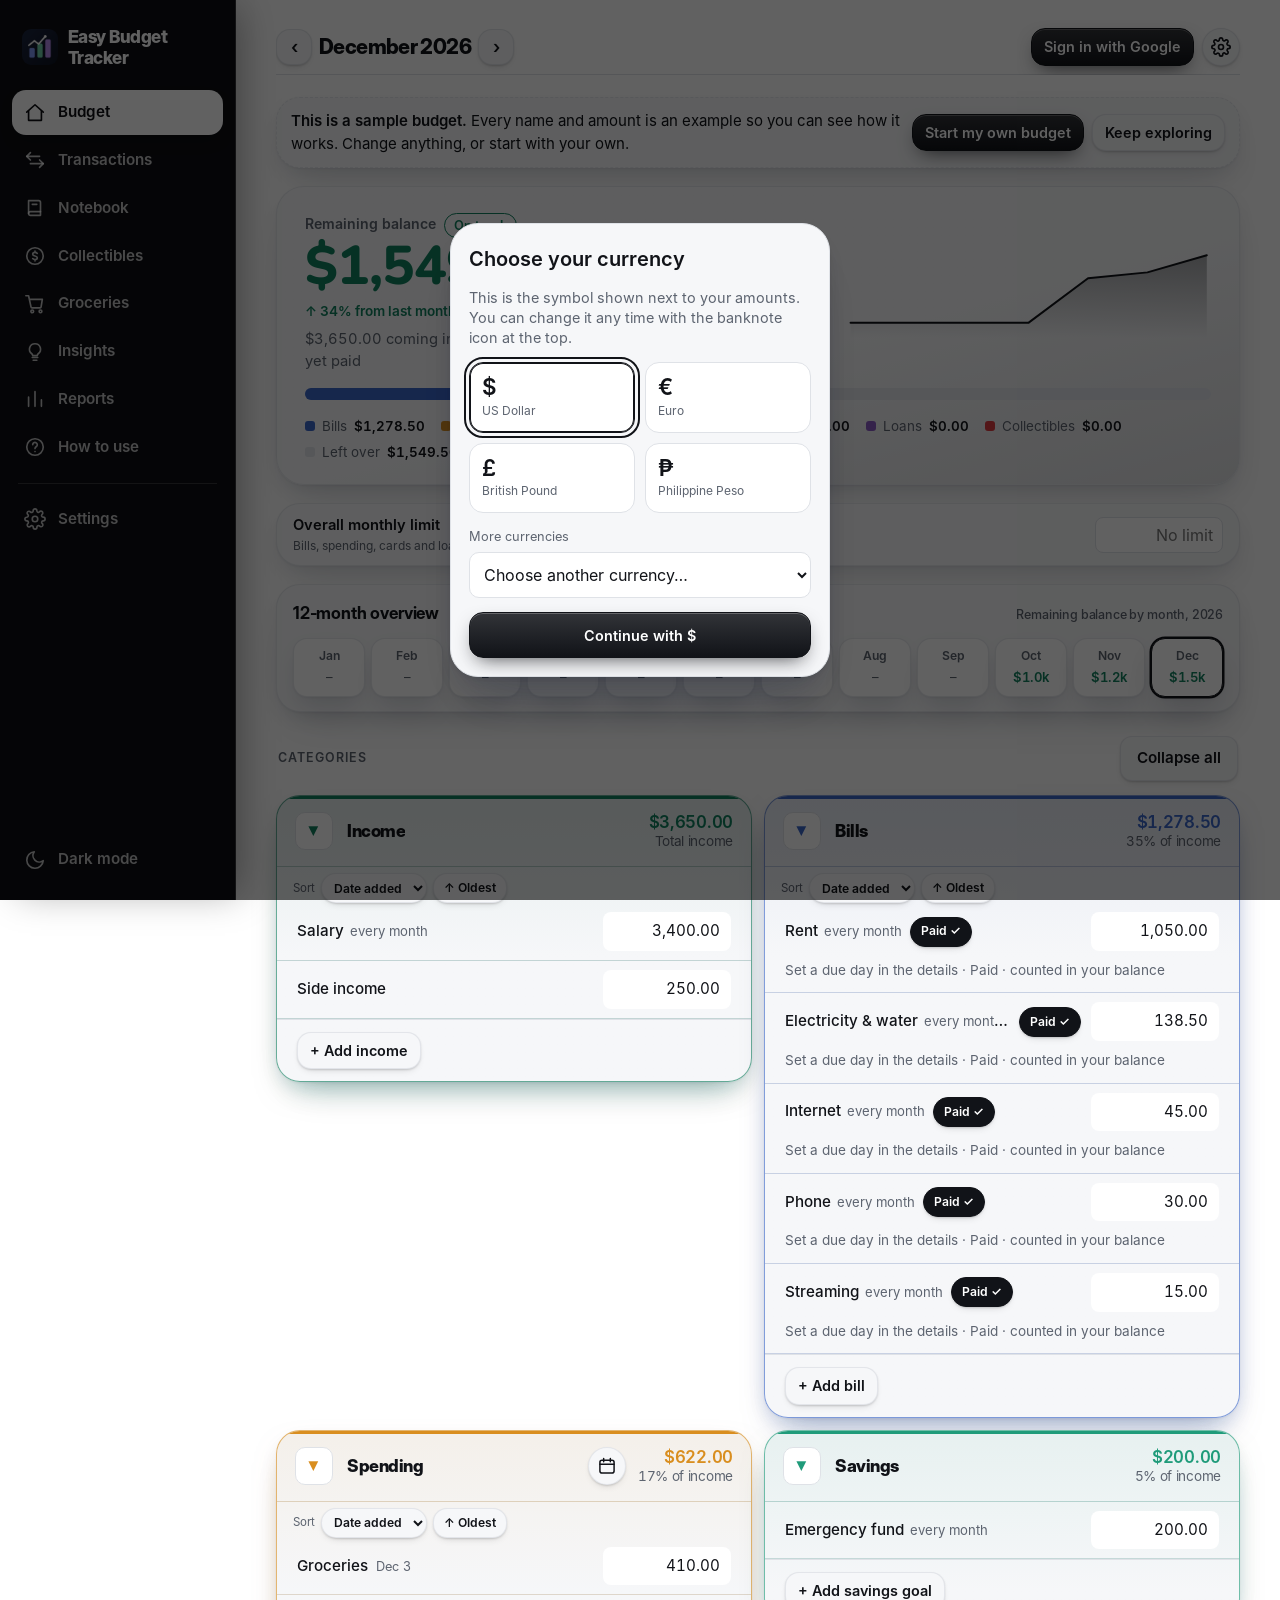
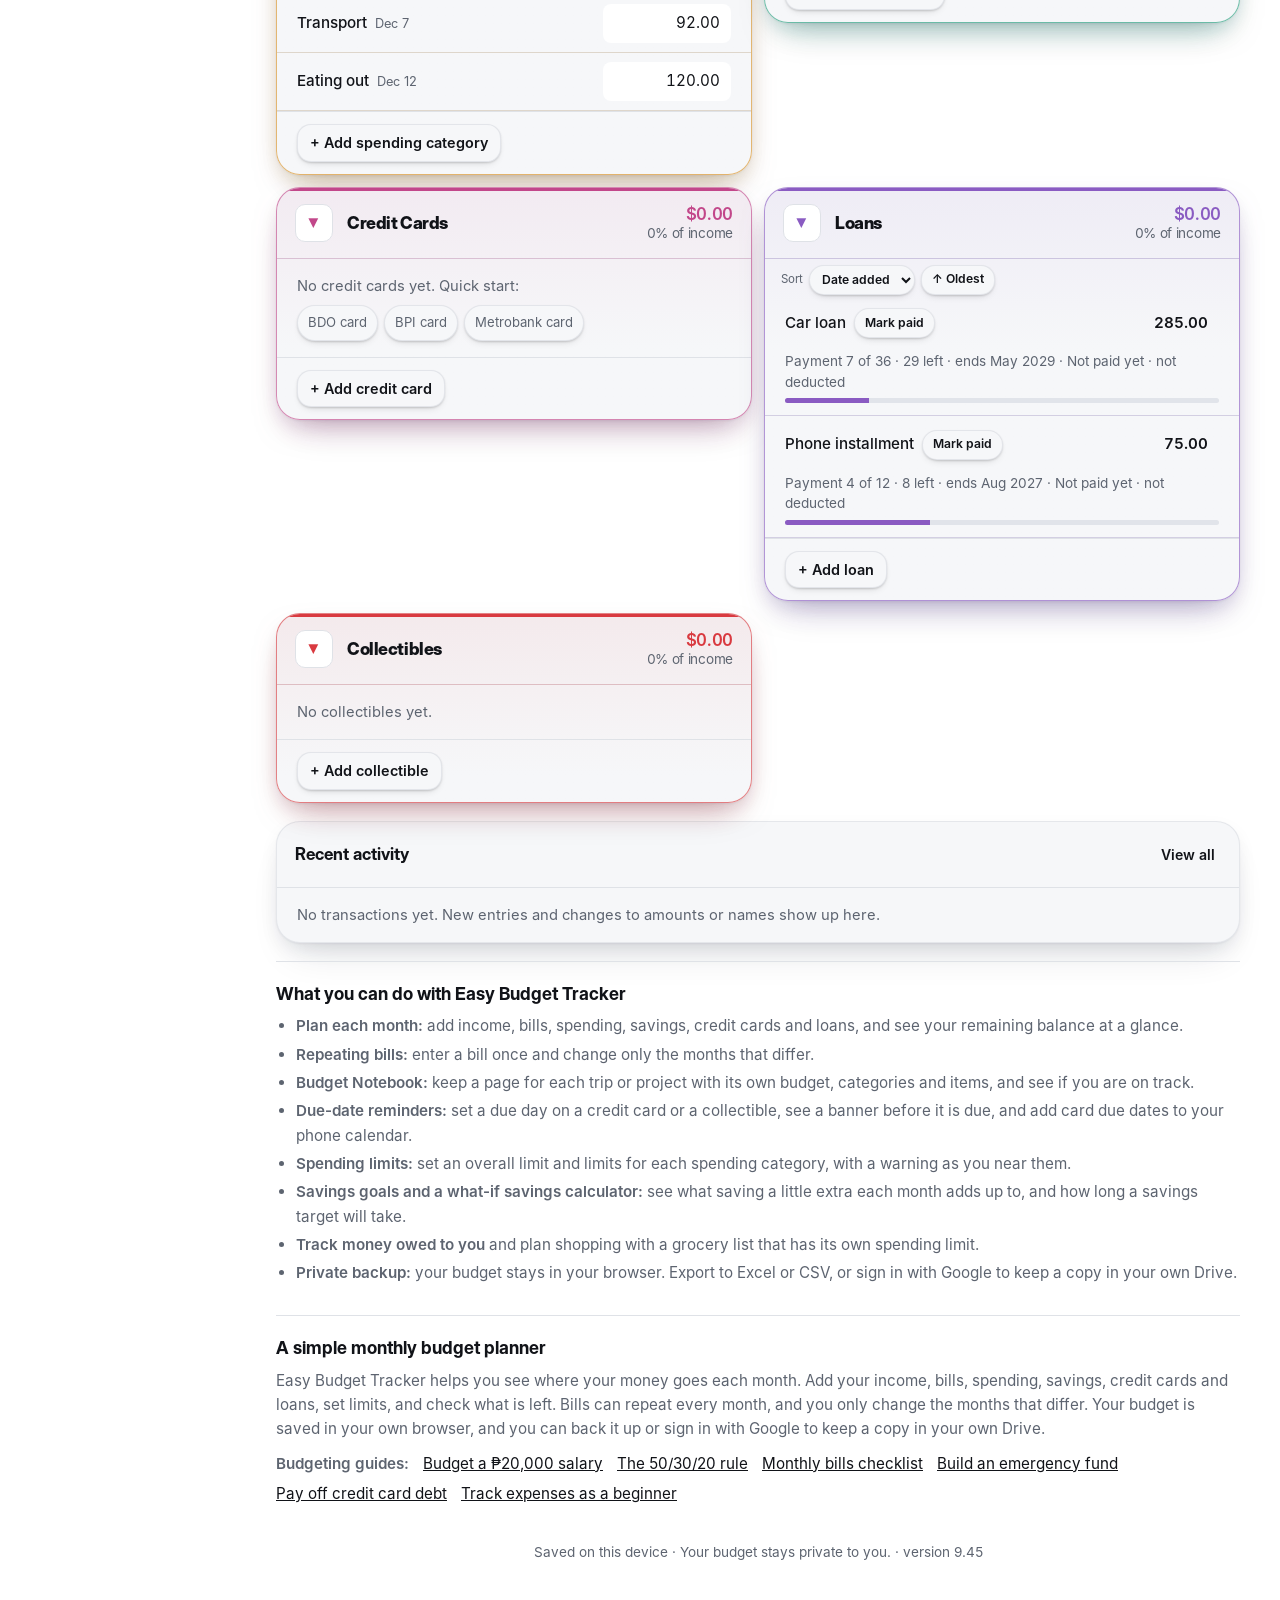
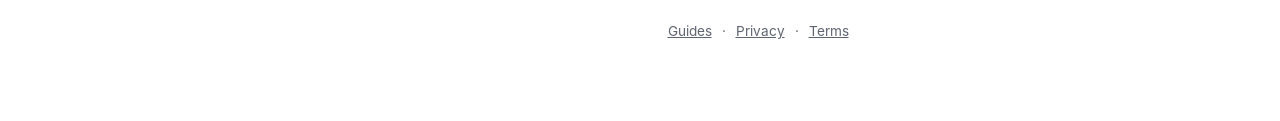
<file: index.html>
<!doctype html>
<html lang="en"><head><meta charset="utf-8"><meta name="viewport" content="width=device-width,initial-scale=1,viewport-fit=cover">
<link rel="stylesheet" href="styles.css?v=9.45">
<title>Easy Budget Tracker: Free Monthly Budget Planner and Expense Tracker</title>
<meta name="description" content="Plan your month in minutes. Free budget tracker with bill reminders, spending limits, savings goals and a what-if savings calculator. Private by design: your budget stays in your browser.">
<link rel="canonical" href="https://ezbudgettracker.app/">
<meta name="google-adsense-account" content="ca-pub-2748215168485952">
<meta property="og:type" content="website">
<meta property="og:site_name" content="Easy Budget Tracker">
<meta property="og:title" content="Easy Budget Tracker: Free Monthly Budget Planner">
<meta property="og:description" content="Plan income, bills, spending, savings and loans month by month. Free and private.">
<meta property="og:url" content="https://ezbudgettracker.app/">
<meta property="og:image" content="https://ezbudgettracker.app/icons/icon-512.png">
<meta name="twitter:card" content="summary">
<script type="application/ld+json">{"@context":"https://schema.org","@type":"WebApplication","name":"Easy Budget Tracker","url":"https://ezbudgettracker.app/","applicationCategory":"FinanceApplication","operatingSystem":"Any","description":"A free monthly budget planner with bill reminders, spending limits and a savings calculator.","offers":{"@type":"Offer","price":"0","priceCurrency":"USD"}}</script>
<script>try{var __t=localStorage.getItem("ebt.theme");document.documentElement.setAttribute("data-theme",__t||"white")}catch(e){document.documentElement.setAttribute("data-theme","white")}</script>
<link rel="preload" href="fonts/inter-600.woff" as="font" type="font/woff" crossorigin>
<link rel="preload" href="fonts/inter-display-800.woff" as="font" type="font/woff" crossorigin>
<link rel="manifest" href="manifest.json">
<meta name="theme-color" content="#ffffff">
<meta name="apple-mobile-web-app-capable" content="yes">
<meta name="mobile-web-app-capable" content="yes">
<meta name="apple-mobile-web-app-title" content="Budget">
<meta name="apple-mobile-web-app-status-bar-style" content="black">
<link rel="icon" type="image/png" sizes="64x64" href="icons/favicon-64.png">
<link rel="apple-touch-icon" href="icons/apple-touch-icon.png">
</head><body>

<div class="shell">
<aside class="side" aria-label="Main menu"><div class="side-brand"><img src="icons/icon-192.png" alt="" width="36" height="36"><span>Easy Budget Tracker</span></div><nav class="side-nav" aria-label="Pages"><a href="#/" data-nav data-v="budget"><svg class="i" viewBox="0 0 24 24" aria-hidden="true"><path d="M3 11l9-8 9 8"/><path d="M5 10v10h14V10"/></svg><span>Budget</span></a><a href="#/transactions" data-nav data-v="tx"><svg class="i" viewBox="0 0 24 24" aria-hidden="true"><path d="M7 4L3 8l4 4"/><path d="M3 8h14"/><path d="M17 12l4 4-4 4"/><path d="M21 16H7"/></svg><span>Transactions</span></a><a href="#/notebook" data-nav data-v="notebook"><svg class="i" viewBox="0 0 24 24" aria-hidden="true"><path d="M5 4h11a2 2 0 012 2v14H7a2 2 0 01-2-2z"/><path d="M5 18a2 2 0 012-2h11M9 8h5"/></svg><span>Notebook</span></a><a href="#/collectibles" data-nav data-v="collect"><svg class="i" viewBox="0 0 24 24" aria-hidden="true"><circle cx="12" cy="12" r="9"/><path d="M14.5 9.2c-.6-.8-1.5-1.2-2.5-1.2-1.4 0-2.5.8-2.5 2s1 1.7 2.5 2 2.5.8 2.5 2-1.1 2-2.5 2c-1 0-1.9-.4-2.5-1.2M12 6.5V8m0 8v1.5"/></svg><span>Collectibles</span></a><a href="#/groceries" data-nav data-v="grocery"><svg class="i" viewBox="0 0 24 24" aria-hidden="true"><circle cx="9" cy="20" r="1.5"/><circle cx="18" cy="20" r="1.5"/><path d="M2 3h3l2.7 12.4a1 1 0 001 .8h8.9a1 1 0 001-.8L20 7H6"/></svg><span>Groceries</span></a><a href="#/insights" data-nav data-v="insights"><svg class="i" viewBox="0 0 24 24" aria-hidden="true"><path d="M9 18h6M10 21h4"/><path d="M12 3a6 6 0 00-3.5 10.9c.6.5 1 1.2 1 2.1h5c0-.9.4-1.6 1-2.1A6 6 0 0012 3z"/></svg><span>Insights</span></a><a href="#/reports" data-nav data-v="reports"><svg class="i" viewBox="0 0 24 24" aria-hidden="true"><path d="M5 20V10M12 20V4M19 20v-7"/></svg><span>Reports</span></a><a href="#/help" data-nav data-v="help"><svg class="i" viewBox="0 0 24 24" aria-hidden="true"><circle cx="12" cy="12" r="9"/><path d="M9.5 9.5a2.5 2.5 0 114 2c-.9.6-1.5 1.1-1.5 2.2M12 17h.01"/></svg><span>How to use</span></a><div class="side-sep"></div><button type="button" data-act="settings" data-scroll><svg class="i" viewBox="0 0 24 24" aria-hidden="true"><circle cx="12" cy="12" r="3"/><path d="M19.4 15a1.7 1.7 0 00.3 1.8l.1.1a2 2 0 11-2.8 2.8l-.1-.1a1.7 1.7 0 00-1.8-.3 1.7 1.7 0 00-1 1.5V21a2 2 0 11-4 0v-.1a1.7 1.7 0 00-1.1-1.5 1.7 1.7 0 00-1.8.3l-.1.1a2 2 0 11-2.8-2.8l.1-.1a1.7 1.7 0 00.3-1.8 1.7 1.7 0 00-1.5-1H3a2 2 0 110-4h.1a1.7 1.7 0 001.5-1.1 1.7 1.7 0 00-.3-1.8l-.1-.1a2 2 0 112.8-2.8l.1.1a1.7 1.7 0 001.8.3H9a1.7 1.7 0 001-1.5V3a2 2 0 114 0v.1a1.7 1.7 0 001 1.5 1.7 1.7 0 001.8-.3l.1-.1a2 2 0 112.8 2.8l-.1.1a1.7 1.7 0 00-.3 1.8V9a1.7 1.7 0 001.5 1H21a2 2 0 110 4h-.1a1.7 1.7 0 00-1.5 1z"/></svg><span>Settings</span></button></nav><div class="side-foot"><button type="button" class="darkbtn" data-dark><svg class="i" viewBox="0 0 24 24" aria-hidden="true"><path d="M21 12.8A9 9 0 1111.2 3a7 7 0 009.8 9.8z"/></svg><span>Dark mode</span></button></div></aside>
<div class="wrap" id="app">
  <header class="top">
    <h1 class="brand"><img class="logo" src="icons/icon-192.png" alt="" width="30" height="30">Easy Budget Tracker</h1>
    <div class="nav" role="group" aria-label="Choose month">
      <button class="ibtn" data-act="prev" aria-label="Previous month">‹</button>
      <div class="month" id="monthLabel" aria-live="polite"></div>
      <button class="ibtn" data-act="next" aria-label="Next month">›</button>
    </div>
    <div class="tools">
      <button class="tbtn" data-act="today" id="todayBtn" hidden>This month</button>
      <button class="tbtn" data-act="gbtn" id="gBtn" hidden>Sign in with Google</button>
      <button class="tbtn" data-act="gsync" id="gSyncBtn" hidden aria-label="Sync with Google Drive">&#8635; Sync</button>
      <button class="tbtn avatar" data-act="settings" id="setBtn" aria-expanded="false" aria-controls="settings" aria-label="Settings"><svg class="i" viewBox="0 0 24 24" aria-hidden="true"><circle cx="12" cy="12" r="3"/><path d="M19.4 15a1.7 1.7 0 00.3 1.8l.1.1a2 2 0 11-2.8 2.8l-.1-.1a1.7 1.7 0 00-1.8-.3 1.7 1.7 0 00-1 1.5V21a2 2 0 11-4 0v-.1a1.7 1.7 0 00-1.1-1.5 1.7 1.7 0 00-1.8.3l-.1.1a2 2 0 11-2.8-2.8l.1-.1a1.7 1.7 0 00.3-1.8 1.7 1.7 0 00-1.5-1H3a2 2 0 110-4h.1a1.7 1.7 0 001.5-1.1 1.7 1.7 0 00-.3-1.8l-.1-.1a2 2 0 112.8-2.8l.1.1a1.7 1.7 0 001.8.3H9a1.7 1.7 0 001-1.5V3a2 2 0 114 0v.1a1.7 1.7 0 001 1.5 1.7 1.7 0 001.8-.3l.1-.1a2 2 0 112.8 2.8l-.1.1a1.7 1.7 0 00-.3 1.8V9a1.7 1.7 0 001.5 1H21a2 2 0 110 4h-.1a1.7 1.7 0 00-1.5 1z"/></svg></button>
    </div>
  </header>

  <section id="settings" class="settings" hidden></section>
  <section id="nbModal" class="settings" hidden></section>
  <div id="dash">
  <div id="dueBanner"></div>
  <div id="notice"></div>
  <section class="hero" id="hero" aria-label="Remaining balance"></section>
  <section class="limcard" id="limOverall" aria-label="Overall monthly spending limit"></section>
  <section class="stripcard" aria-label="Year at a glance"><p class="striplbl" id="stripLbl"></p><div class="strip" id="strip"></div></section>
  <div class="foldbar" id="foldbar"></div>
  <section class="grid" id="sections"></section>
  <section class="recent" id="recent" aria-label="Recent transactions"></section>
  <section class="about" aria-labelledby="can-h">
    <h2 id="can-h">What you can do with Easy Budget Tracker</h2>
    <ul>
      <li><b>Plan each month:</b> add income, bills, spending, savings, credit cards and loans, and see your remaining balance at a glance.</li>
      <li><b>Repeating bills:</b> enter a bill once and change only the months that differ.</li>
      <li><b>Budget Notebook:</b> keep a page for each trip or project with its own budget, categories and items, and see if you are on track.</li>
      <li><b>Due-date reminders:</b> set a due day on a credit card or a collectible, see a banner before it is due, and add card due dates to your phone calendar.</li>
      <li><b>Spending limits:</b> set an overall limit and limits for each spending category, with a warning as you near them.</li>
      <li><b>Savings goals and a what-if savings calculator:</b> see what saving a little extra each month adds up to, and how long a savings target will take.</li>
      <li><b>Track money owed to you</b> and plan shopping with a grocery list that has its own spending limit.</li>
      <li><b>Private backup:</b> your budget stays in your browser. Export to Excel or CSV, or sign in with Google to keep a copy in your own Drive.</li>
    </ul>
  </section>
  <section class="about" aria-labelledby="about-h">
    <h2 id="about-h">A simple monthly budget planner</h2>
    <p>Easy Budget Tracker helps you see where your money goes each month. Add your income, bills, spending, savings, credit cards and loans, set limits, and check what is left. Bills can repeat every month, and you only change the months that differ. Your budget is saved in your own browser, and you can back it up or sign in with Google to keep a copy in your own Drive.</p>
    <nav aria-label="Budgeting guides"><b>Budgeting guides:</b>
      <a href="guides/budget-20000-salary-philippines.html">Budget a ₱20,000 salary</a>
      <a href="guides/50-30-20-rule.html">The 50/30/20 rule</a>
      <a href="guides/monthly-bills-checklist.html">Monthly bills checklist</a>
      <a href="guides/emergency-fund.html">Build an emergency fund</a>
      <a href="guides/pay-off-credit-card-debt.html">Pay off credit card debt</a>
      <a href="guides/track-expenses-beginners.html">Track expenses as a beginner</a>
    </nav>
  </section>
  </div>
  <div id="pgTx" class="pg wide" hidden></div>
  <div id="pgReports" class="pg wide" hidden></div>
  <div id="pgNotebook" class="pg" hidden></div>
  <div id="pgCollect" class="pg" hidden></div>
  <div id="pgGrocery" class="pg" hidden></div>
  <div id="pgInsights" class="pg" hidden><header class="pg-head"><div class="pg-eye">Your numbers</div><h2>Insights</h2></header><section class="insights" id="insights" aria-label="Suggestions, budget limits and savings planner"></section></div>
  <div id="pgHelp" class="pg" hidden></div>
  <p class="foot" id="foot"></p>
  <div id="toast" class="toast" role="status" aria-live="polite" hidden></div>
  <p class="foot"><a href="guides/">Guides</a> · <a href="privacy.html">Privacy</a> · <a href="terms.html">Terms</a></p>
</div>
</div>
<nav class="tabbar" aria-label="Bottom tabs"><a href="#/" data-nav data-v="budget"><svg class="i" viewBox="0 0 24 24" aria-hidden="true"><path d="M3 11l9-8 9 8"/><path d="M5 10v10h14V10"/></svg><span>Budget</span></a><a href="#/transactions" data-nav data-v="tx"><svg class="i" viewBox="0 0 24 24" aria-hidden="true"><path d="M7 4L3 8l4 4"/><path d="M3 8h14"/><path d="M17 12l4 4-4 4"/><path d="M21 16H7"/></svg><span>Transactions</span></a><a href="#/notebook" data-nav data-v="notebook"><svg class="i" viewBox="0 0 24 24" aria-hidden="true"><path d="M5 4h11a2 2 0 012 2v14H7a2 2 0 01-2-2z"/><path d="M5 18a2 2 0 012-2h11M9 8h5"/></svg><span>Notebook</span></a><a href="#/collectibles" data-nav data-v="collect"><svg class="i" viewBox="0 0 24 24" aria-hidden="true"><circle cx="12" cy="12" r="9"/><path d="M14.5 9.2c-.6-.8-1.5-1.2-2.5-1.2-1.4 0-2.5.8-2.5 2s1 1.7 2.5 2 2.5.8 2.5 2-1.1 2-2.5 2c-1 0-1.9-.4-2.5-1.2M12 6.5V8m0 8v1.5"/></svg><span>Collectibles</span></a><button type="button" data-more aria-haspopup="true" aria-label="More pages"><svg class="i" viewBox="0 0 24 24" aria-hidden="true"><circle cx="5" cy="12" r="1.6"/><circle cx="12" cy="12" r="1.6"/><circle cx="19" cy="12" r="1.6"/></svg><span>More</span></button></nav>
<div class="sheet" id="moreSheet" hidden><div class="sheet-in" role="menu"><div class="grab"></div><a href="#/groceries" data-nav data-v="grocery"><svg class="i" viewBox="0 0 24 24" aria-hidden="true"><circle cx="9" cy="20" r="1.5"/><circle cx="18" cy="20" r="1.5"/><path d="M2 3h3l2.7 12.4a1 1 0 001 .8h8.9a1 1 0 001-.8L20 7H6"/></svg><span>Groceries</span></a><a href="#/insights" data-nav data-v="insights"><svg class="i" viewBox="0 0 24 24" aria-hidden="true"><path d="M9 18h6M10 21h4"/><path d="M12 3a6 6 0 00-3.5 10.9c.6.5 1 1.2 1 2.1h5c0-.9.4-1.6 1-2.1A6 6 0 0012 3z"/></svg><span>Insights</span></a><a href="#/reports" data-nav data-v="reports"><svg class="i" viewBox="0 0 24 24" aria-hidden="true"><path d="M5 20V10M12 20V4M19 20v-7"/></svg><span>Reports</span></a><a href="#/help" data-nav data-v="help"><svg class="i" viewBox="0 0 24 24" aria-hidden="true"><circle cx="12" cy="12" r="9"/><path d="M9.5 9.5a2.5 2.5 0 114 2c-.9.6-1.5 1.1-1.5 2.2M12 17h.01"/></svg><span>How to use</span></a><button type="button" data-act="settings" data-scroll><svg class="i" viewBox="0 0 24 24" aria-hidden="true"><circle cx="12" cy="12" r="3"/><path d="M19.4 15a1.7 1.7 0 00.3 1.8l.1.1a2 2 0 11-2.8 2.8l-.1-.1a1.7 1.7 0 00-1.8-.3 1.7 1.7 0 00-1 1.5V21a2 2 0 11-4 0v-.1a1.7 1.7 0 00-1.1-1.5 1.7 1.7 0 00-1.8.3l-.1.1a2 2 0 11-2.8-2.8l.1-.1a1.7 1.7 0 00.3-1.8 1.7 1.7 0 00-1.5-1H3a2 2 0 110-4h.1a1.7 1.7 0 001.5-1.1 1.7 1.7 0 00-.3-1.8l-.1-.1a2 2 0 112.8-2.8l.1.1a1.7 1.7 0 001.8.3H9a1.7 1.7 0 001-1.5V3a2 2 0 114 0v.1a1.7 1.7 0 001 1.5 1.7 1.7 0 001.8-.3l.1-.1a2 2 0 112.8 2.8l-.1.1a1.7 1.7 0 00-.3 1.8V9a1.7 1.7 0 001.5 1H21a2 2 0 110 4h-.1a1.7 1.7 0 00-1.5 1z"/></svg><span>Settings</span></button><button type="button" data-dark><svg class="i" viewBox="0 0 24 24" aria-hidden="true"><path d="M21 12.8A9 9 0 1111.2 3a7 7 0 009.8 9.8z"/></svg><span>Dark mode</span></button></div></div>
<dialog id="impDlg" class="impdlg" aria-label="Import from Excel or CSV"></dialog>
<datalist id="s-income"><option value="Salary"><option value="Side income"><option value="Allowance"><option value="Business income"><option value="Pension"></datalist>
<datalist id="s-bill"><option value="Rent / mortgage"><option value="Electricity"><option value="Water"><option value="Internet"><option value="Phone"><option value="Insurance"><option value="Streaming"><option value="Tuition"></datalist>
<datalist id="s-spend"><option value="Groceries"><option value="Transport"><option value="Eating out"><option value="Health"><option value="Shopping"><option value="Fun"><option value="Gifts"></datalist>
<datalist id="s-saving"><option value="Emergency fund"><option value="Retirement"><option value="Travel fund"><option value="Investments"></datalist>
<datalist id="s-card"><option value="BDO card"><option value="BPI card"><option value="Metrobank card"><option value="Security Bank card"><option value="UnionBank card"></datalist>

<script defer src="js/storage.js?v=9.45"></script>
<script defer src="js/calc.js?v=9.45"></script>
<script defer src="js/budget.js?v=9.45"></script>
<script defer src="js/google-sync.js?v=9.45"></script>
<script defer src="js/import-export.js?v=9.45"></script>
<script defer src="js/routing.js?v=9.45"></script>
<script defer src="js/transactions.js?v=9.45"></script>
<script defer src="js/reports.js?v=9.45"></script>
<script defer src="js/navigation.js?v=9.45"></script>
<script defer src="js/collectibles.js?v=9.45"></script>
<script defer src="js/help.js?v=9.45"></script>
<script defer src="js/groceries.js?v=9.45"></script>
<script defer src="js/notebook.js?v=9.45"></script>
<script defer src="js/spendcal.js?v=9.45"></script>
<script defer src="js/whatsnew.js?v=9.45"></script>
<script defer src="js/boot.js?v=9.45"></script>

<script>
if('serviceWorker' in navigator){window.addEventListener('load',function(){navigator.serviceWorker.register('sw.js').catch(function(){})})}
</script>
</body></html>
</file>
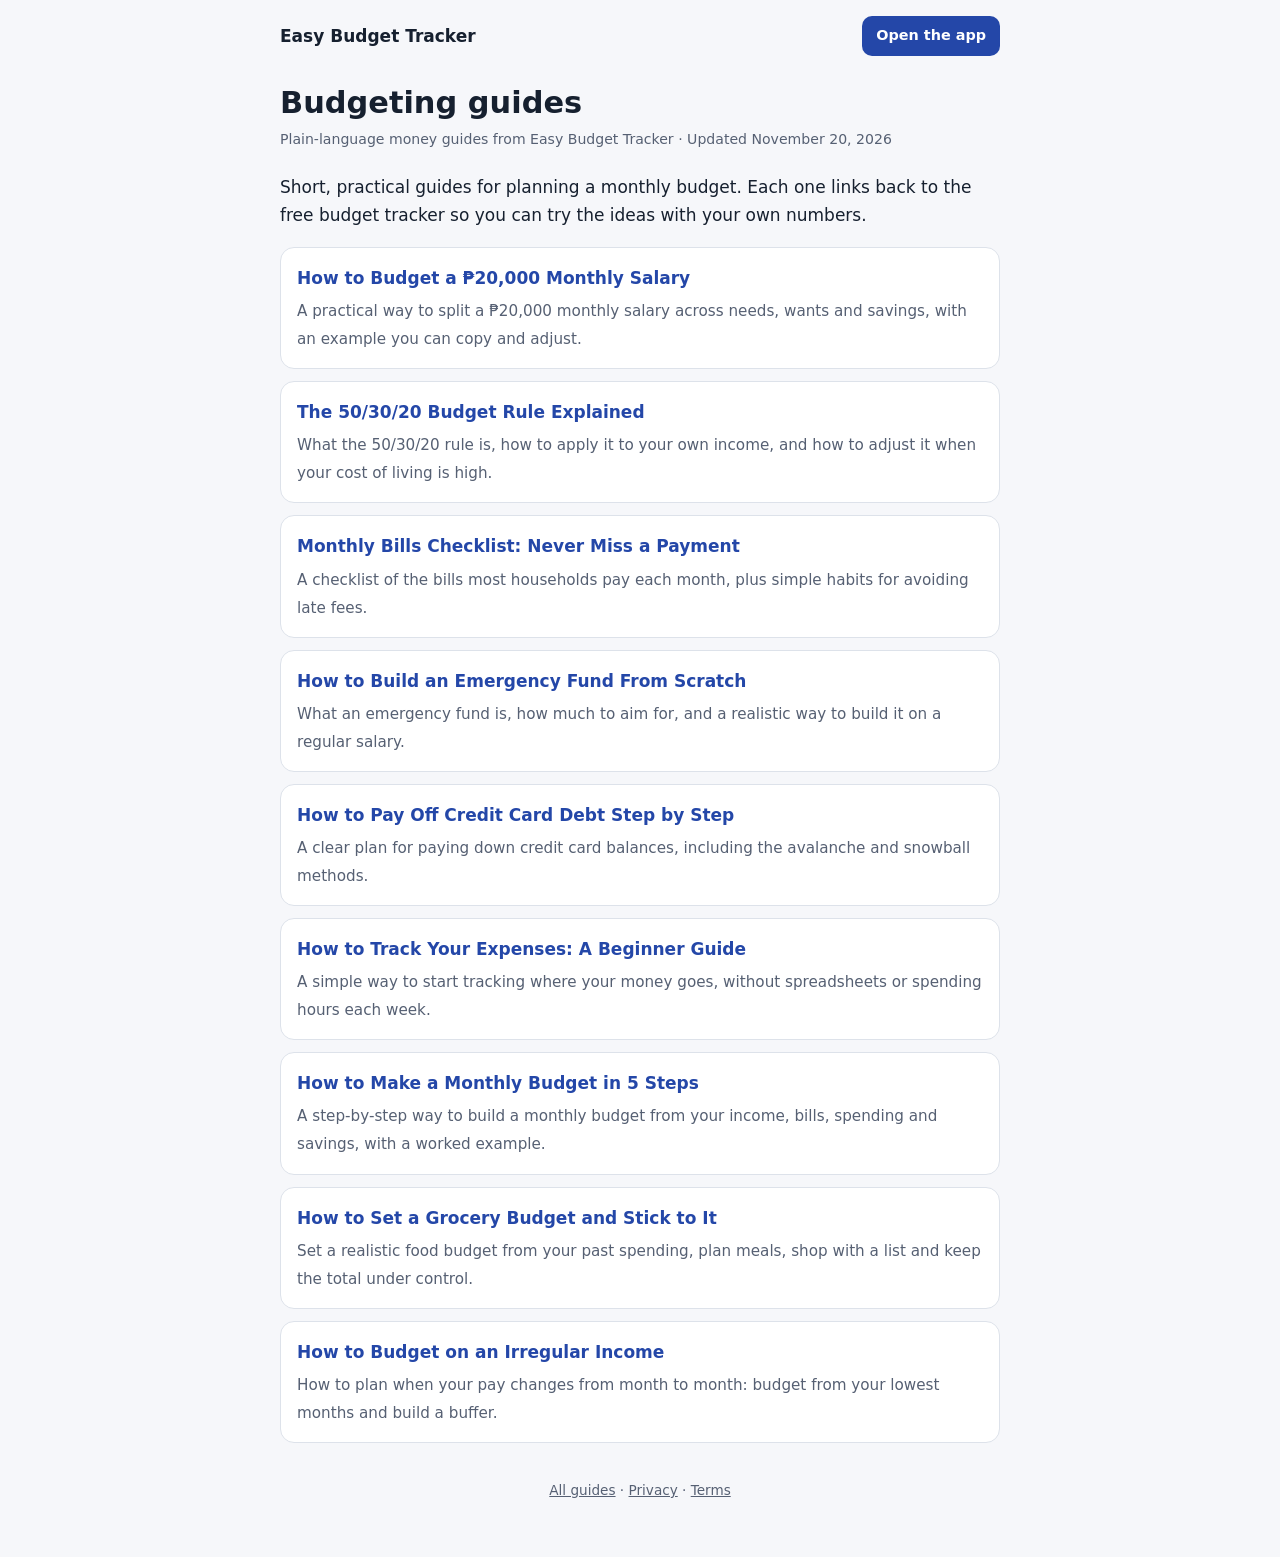
<file: guides/index.html>
<!doctype html>
<html lang="en"><head><meta charset="utf-8"><meta name="viewport" content="width=device-width,initial-scale=1">
<title>Budgeting Guides for Everyday Money | Easy Budget Tracker</title>
<meta name="description" content="Plain-language budgeting guides: salary budgets, the 50/30/20 rule, bills, emergency funds, credit card debt, expense tracking, grocery budgets and irregular income.">
<link rel="canonical" href="https://ezbudgettracker.app/guides/">
<meta property="og:type" content="article"><meta property="og:site_name" content="Easy Budget Tracker">
<meta property="og:title" content="Budgeting Guides for Everyday Money | Easy Budget Tracker"><meta property="og:description" content="Plain-language budgeting guides: salary budgets, the 50/30/20 rule, bills, emergency funds, credit card debt, expense tracking, grocery budgets and irregular income."><meta property="og:url" content="https://ezbudgettracker.app/guides/">
<meta property="og:image" content="https://ezbudgettracker.app/icons/icon-512.png">
<link rel="icon" type="image/png" sizes="64x64" href="../icons/favicon-64.png">
<link rel="stylesheet" href="guides.css">
<script data-goatcounter="https://easybudgettracker.goatcounter.com/count" async src="https://gc.zgo.at/count.js"></script>
<script defer src="ads.js"></script>
</head><body>
<div class="top"><a href="../">Easy Budget Tracker</a><a class="app" href="../">Open the app</a></div>
<main>
<h1>Budgeting guides</h1>
<p class="meta">Plain-language money guides from Easy Budget Tracker · Updated November 20, 2026</p>
<p>Short, practical guides for planning a monthly budget. Each one links back to the free budget tracker so you can try the ideas with your own numbers.</p>
<div class="cards"><a class="card" href="budget-20000-salary-philippines.html"><b>How to Budget a ₱20,000 Monthly Salary</b><span>A practical way to split a ₱20,000 monthly salary across needs, wants and savings, with an example you can copy and adjust.</span></a><a class="card" href="50-30-20-rule.html"><b>The 50/30/20 Budget Rule Explained</b><span>What the 50/30/20 rule is, how to apply it to your own income, and how to adjust it when your cost of living is high.</span></a><a class="card" href="monthly-bills-checklist.html"><b>Monthly Bills Checklist: Never Miss a Payment</b><span>A checklist of the bills most households pay each month, plus simple habits for avoiding late fees.</span></a><a class="card" href="emergency-fund.html"><b>How to Build an Emergency Fund From Scratch</b><span>What an emergency fund is, how much to aim for, and a realistic way to build it on a regular salary.</span></a><a class="card" href="pay-off-credit-card-debt.html"><b>How to Pay Off Credit Card Debt Step by Step</b><span>A clear plan for paying down credit card balances, including the avalanche and snowball methods.</span></a><a class="card" href="track-expenses-beginners.html"><b>How to Track Your Expenses: A Beginner Guide</b><span>A simple way to start tracking where your money goes, without spreadsheets or spending hours each week.</span></a><a class="card" href="make-a-monthly-budget.html"><b>How to Make a Monthly Budget in 5 Steps</b><span>A step-by-step way to build a monthly budget from your income, bills, spending and savings, with a worked example.</span></a><a class="card" href="grocery-budget.html"><b>How to Set a Grocery Budget and Stick to It</b><span>Set a realistic food budget from your past spending, plan meals, shop with a list and keep the total under control.</span></a><a class="card" href="irregular-income-budget.html"><b>How to Budget on an Irregular Income</b><span>How to plan when your pay changes from month to month: budget from your lowest months and build a buffer.</span></a></div>
</main>
<footer><a href="./">All guides</a> · <a href="../privacy.html">Privacy</a> · <a href="../terms.html">Terms</a></footer>
</body></html>
</file>
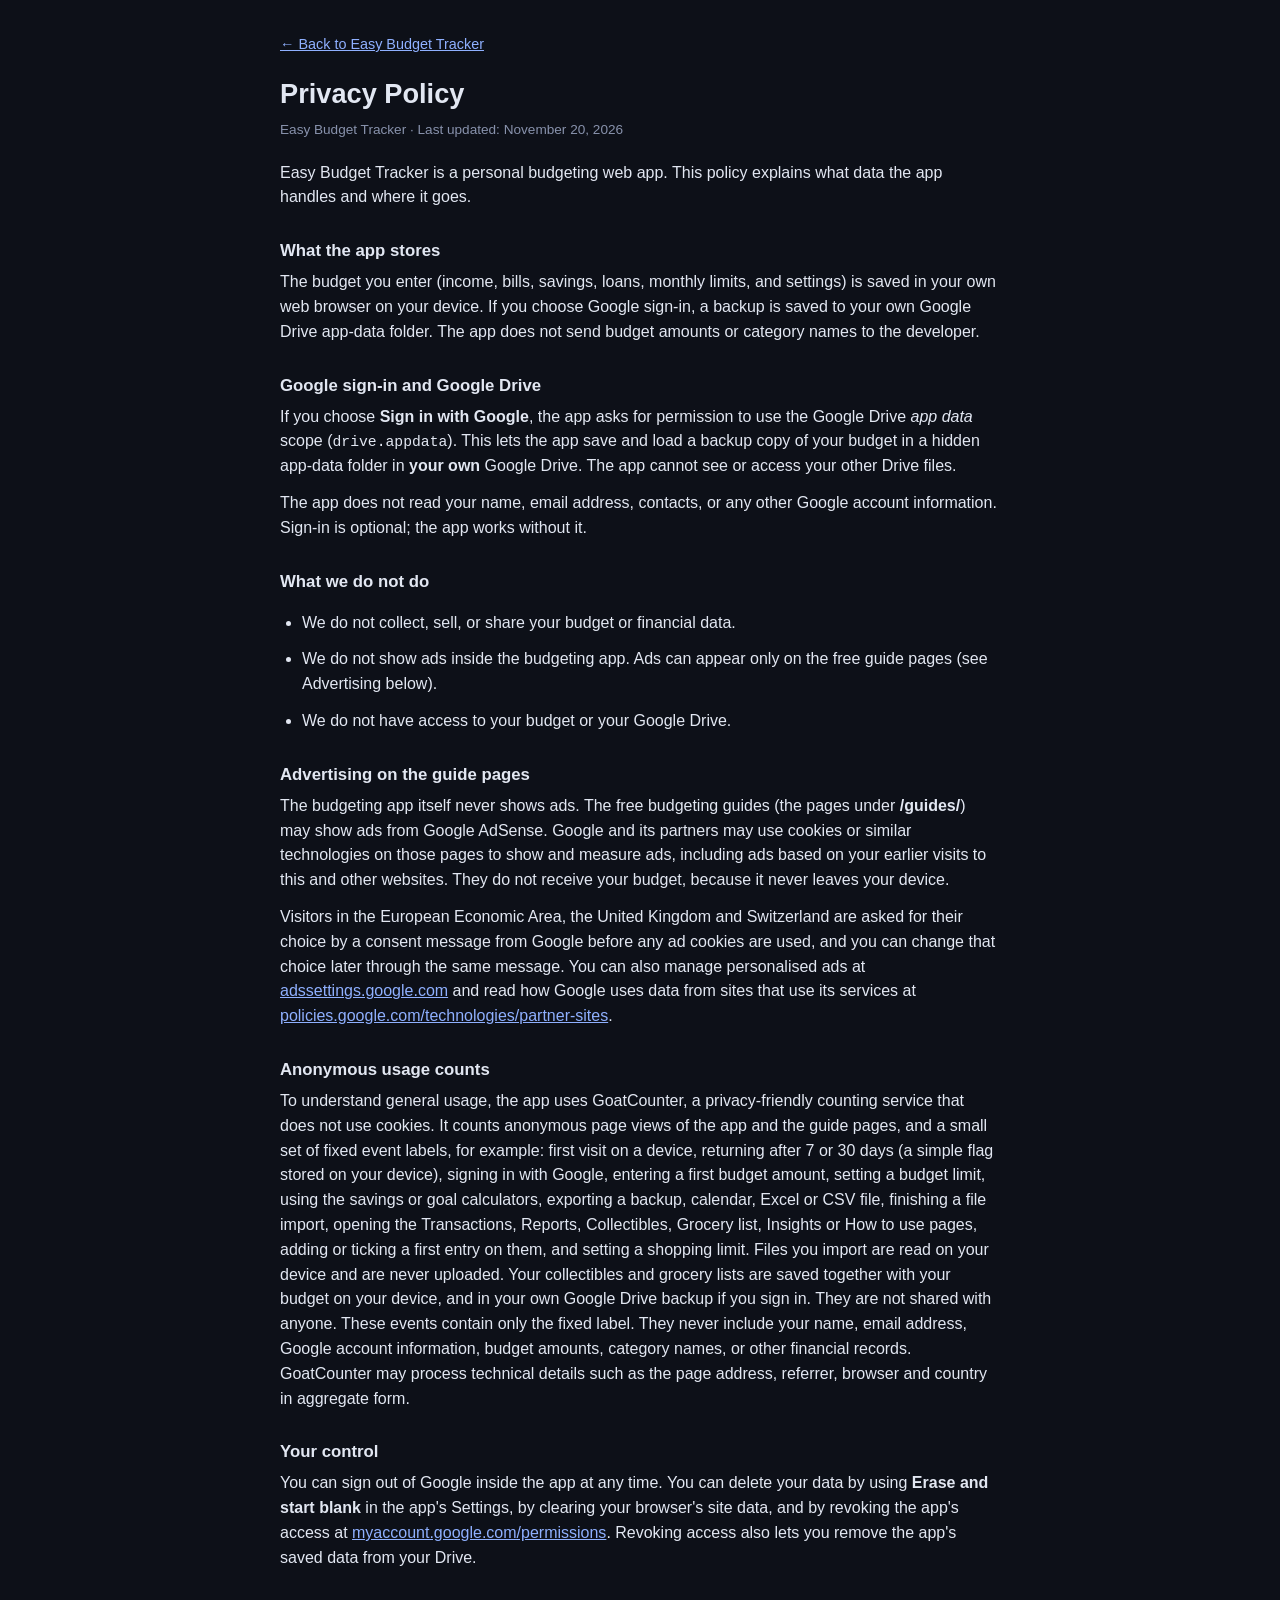
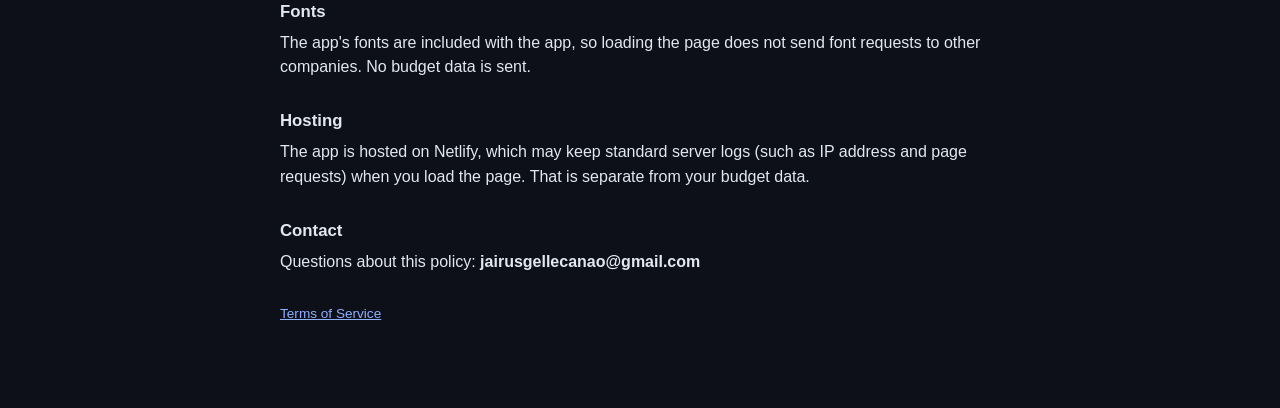
<file: privacy.html>
<!doctype html>
<html lang="en">
<head>
<meta charset="utf-8">
<meta name="viewport" content="width=device-width,initial-scale=1">
<title>Privacy Policy · Easy Budget Tracker</title>
<meta name="description" content="How Easy Budget Tracker handles your data: stored in your browser, optional Google Drive backup, anonymous counts.">
<link rel="canonical" href="https://ezbudgettracker.app/privacy.html">
<style>
  body{background:#0d1018;color:#e2e7f2;font:16px/1.55 'Helvetica Neue',Arial,sans-serif;margin:0;padding:32px 20px 64px}
  main{max-width:720px;margin:0 auto}
  h1{font-size:1.7rem;margin:0 0 4px}
  h2{font-size:1.05rem;margin:28px 0 6px}
  p,li{margin:0 0 12px}
  .meta{color:#8892ac;font-size:.85rem;margin-bottom:20px}
  a{color:#8fb0ff}
  ul{padding-left:22px}
  code{font-family:Menlo,Consolas,monospace;font-size:.92em}
  .back{display:inline-block;margin-bottom:18px;font-size:.9rem}
</style>
</head>
<body>
<main>
<a class="back" href="./">&larr; Back to Easy Budget Tracker</a>
<h1>Privacy Policy</h1>
<p class="meta">Easy Budget Tracker · Last updated: November 20, 2026</p>
<p>Easy Budget Tracker is a personal budgeting web app. This policy explains what data the app handles and where it goes.</p>
<h2>What the app stores</h2>
<p>The budget you enter (income, bills, savings, loans, monthly limits, and settings) is saved in your own web browser on your device. If you choose Google sign-in, a backup is saved to your own Google Drive app-data folder. The app does not send budget amounts or category names to the developer.</p>
<h2>Google sign-in and Google Drive</h2>
<p>If you choose <b>Sign in with Google</b>, the app asks for permission to use the Google Drive <i>app data</i> scope (<code>drive.appdata</code>). This lets the app save and load a backup copy of your budget in a hidden app-data folder in <b>your own</b> Google Drive. The app cannot see or access your other Drive files.</p>
<p>The app does not read your name, email address, contacts, or any other Google account information. Sign-in is optional; the app works without it.</p>
<h2>What we do not do</h2>
<ul>
  <li>We do not collect, sell, or share your budget or financial data.</li>
  <li>We do not show ads inside the budgeting app. Ads can appear only on the free guide pages (see Advertising below).</li>
  <li>We do not have access to your budget or your Google Drive.</li>
</ul>
<h2>Advertising on the guide pages</h2>
<p>The budgeting app itself never shows ads. The free budgeting guides (the pages under <b>/guides/</b>) may show ads from Google AdSense. Google and its partners may use cookies or similar technologies on those pages to show and measure ads, including ads based on your earlier visits to this and other websites. They do not receive your budget, because it never leaves your device.</p>
<p>Visitors in the European Economic Area, the United Kingdom and Switzerland are asked for their choice by a consent message from Google before any ad cookies are used, and you can change that choice later through the same message. You can also manage personalised ads at <a rel="noopener" href="https://adssettings.google.com">adssettings.google.com</a> and read how Google uses data from sites that use its services at <a rel="noopener" href="https://policies.google.com/technologies/partner-sites">policies.google.com/technologies/partner-sites</a>.</p>
<h2>Anonymous usage counts</h2>
<p>To understand general usage, the app uses GoatCounter, a privacy-friendly counting service that does not use cookies. It counts anonymous page views of the app and the guide pages, and a small set of fixed event labels, for example: first visit on a device, returning after 7 or 30 days (a simple flag stored on your device), signing in with Google, entering a first budget amount, setting a budget limit, using the savings or goal calculators, exporting a backup, calendar, Excel or CSV file, finishing a file import, opening the Transactions, Reports, Collectibles, Grocery list, Insights or How to use pages, adding or ticking a first entry on them, and setting a shopping limit. Files you import are read on your device and are never uploaded. Your collectibles and grocery lists are saved together with your budget on your device, and in your own Google Drive backup if you sign in. They are not shared with anyone. These events contain only the fixed label. They never include your name, email address, Google account information, budget amounts, category names, or other financial records. GoatCounter may process technical details such as the page address, referrer, browser and country in aggregate form.</p>
<h2>Your control</h2>
<p>You can sign out of Google inside the app at any time. You can delete your data by using <b>Erase and start blank</b> in the app's Settings, by clearing your browser's site data, and by revoking the app's access at <a rel="noopener" href="https://myaccount.google.com/permissions">myaccount.google.com/permissions</a>. Revoking access also lets you remove the app's saved data from your Drive.</p>
<h2>Fonts</h2>
<p>The app's fonts are included with the app, so loading the page does not send font requests to other companies. No budget data is sent.</p>
<h2>Hosting</h2>
<p>The app is hosted on Netlify, which may keep standard server logs (such as IP address and page requests) when you load the page. That is separate from your budget data.</p>
<h2>Contact</h2>
<p>Questions about this policy: <b>jairusgellecanao@gmail.com</b></p>
<p class="meta" style="margin-top:28px"><a href="terms.html">Terms of Service</a></p>
</main>
</body>
</html>
</file>
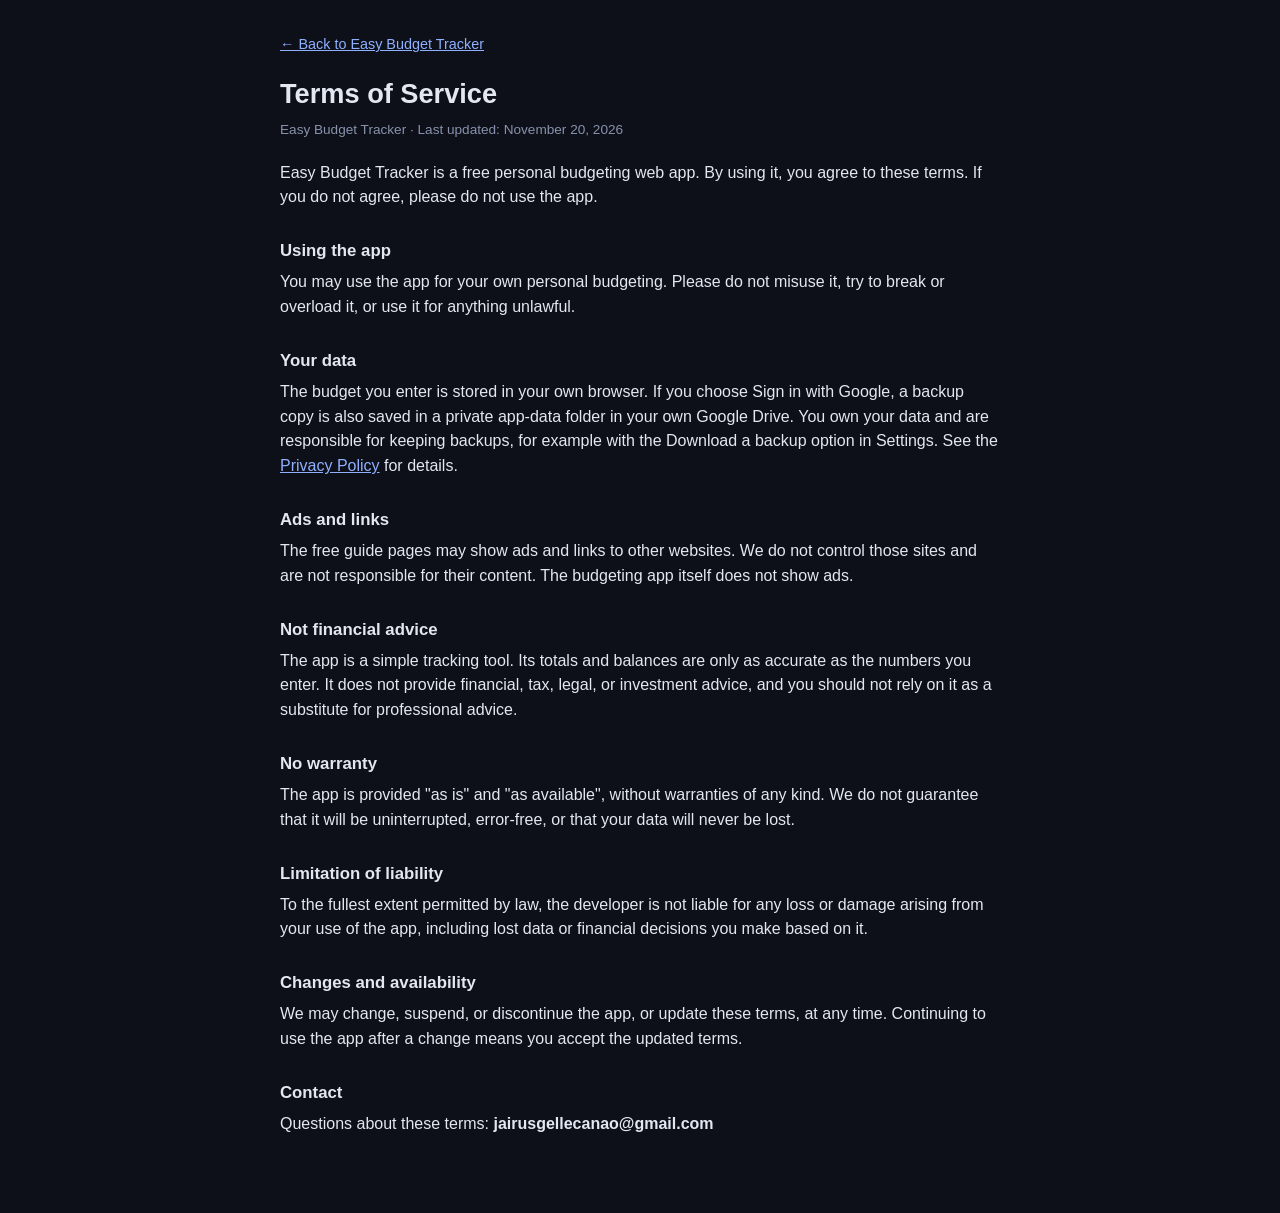
<file: terms.html>
<!doctype html>
<html lang="en">
<head>
<meta charset="utf-8">
<meta name="viewport" content="width=device-width,initial-scale=1">
<title>Terms of Service · Easy Budget Tracker</title>
<meta name="description" content="Terms of service for Easy Budget Tracker, a free personal budgeting web app.">
<link rel="canonical" href="https://ezbudgettracker.app/terms.html">
<style>
  body{background:#0d1018;color:#e2e7f2;font:16px/1.55 'Helvetica Neue',Arial,sans-serif;margin:0;padding:32px 20px 64px}
  main{max-width:720px;margin:0 auto}
  h1{font-size:1.7rem;margin:0 0 4px}
  h2{font-size:1.05rem;margin:28px 0 6px}
  p,li{margin:0 0 12px}
  .meta{color:#8892ac;font-size:.85rem;margin-bottom:20px}
  a{color:#8fb0ff}
  ul{padding-left:22px}
  .back{display:inline-block;margin-bottom:18px;font-size:.9rem}
</style>
</head>
<body>
<main>
<a class="back" href="./">&larr; Back to Easy Budget Tracker</a>
<h1>Terms of Service</h1>
<p class="meta">Easy Budget Tracker · Last updated: November 20, 2026</p>

<p>Easy Budget Tracker is a free personal budgeting web app. By using it, you agree to these terms. If you do not agree, please do not use the app.</p>

<h2>Using the app</h2>
<p>You may use the app for your own personal budgeting. Please do not misuse it, try to break or overload it, or use it for anything unlawful.</p>

<h2>Your data</h2>
<p>The budget you enter is stored in your own browser. If you choose Sign in with Google, a backup copy is also saved in a private app-data folder in your own Google Drive. You own your data and are responsible for keeping backups, for example with the Download a backup option in Settings. See the <a href="privacy.html">Privacy Policy</a> for details.</p>

<h2>Ads and links</h2>
<p>The free guide pages may show ads and links to other websites. We do not control those sites and are not responsible for their content. The budgeting app itself does not show ads.</p>

<h2>Not financial advice</h2>
<p>The app is a simple tracking tool. Its totals and balances are only as accurate as the numbers you enter. It does not provide financial, tax, legal, or investment advice, and you should not rely on it as a substitute for professional advice.</p>

<h2>No warranty</h2>
<p>The app is provided "as is" and "as available", without warranties of any kind. We do not guarantee that it will be uninterrupted, error-free, or that your data will never be lost.</p>

<h2>Limitation of liability</h2>
<p>To the fullest extent permitted by law, the developer is not liable for any loss or damage arising from your use of the app, including lost data or financial decisions you make based on it.</p>

<h2>Changes and availability</h2>
<p>We may change, suspend, or discontinue the app, or update these terms, at any time. Continuing to use the app after a change means you accept the updated terms.</p>

<h2>Contact</h2>
<p>Questions about these terms: <b>jairusgellecanao@gmail.com</b></p>
</main>
</body>
</html>
</file>
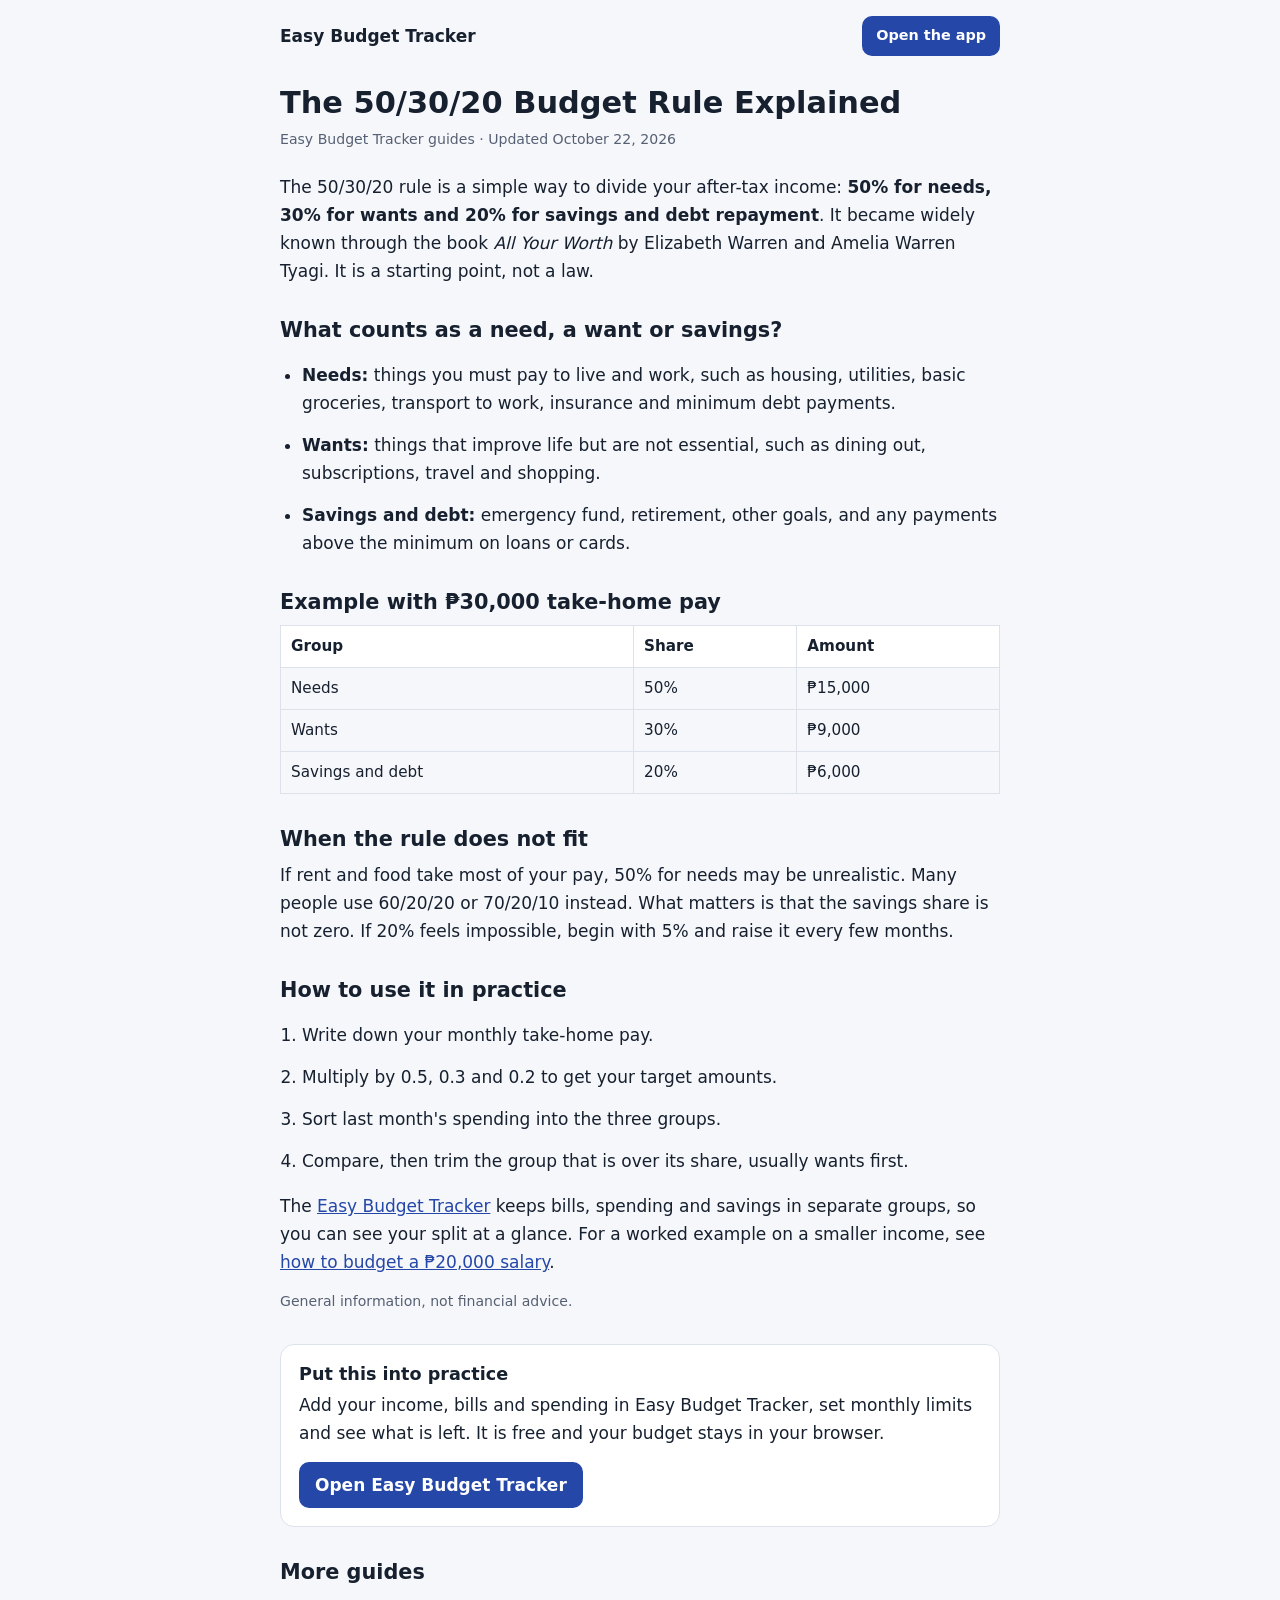
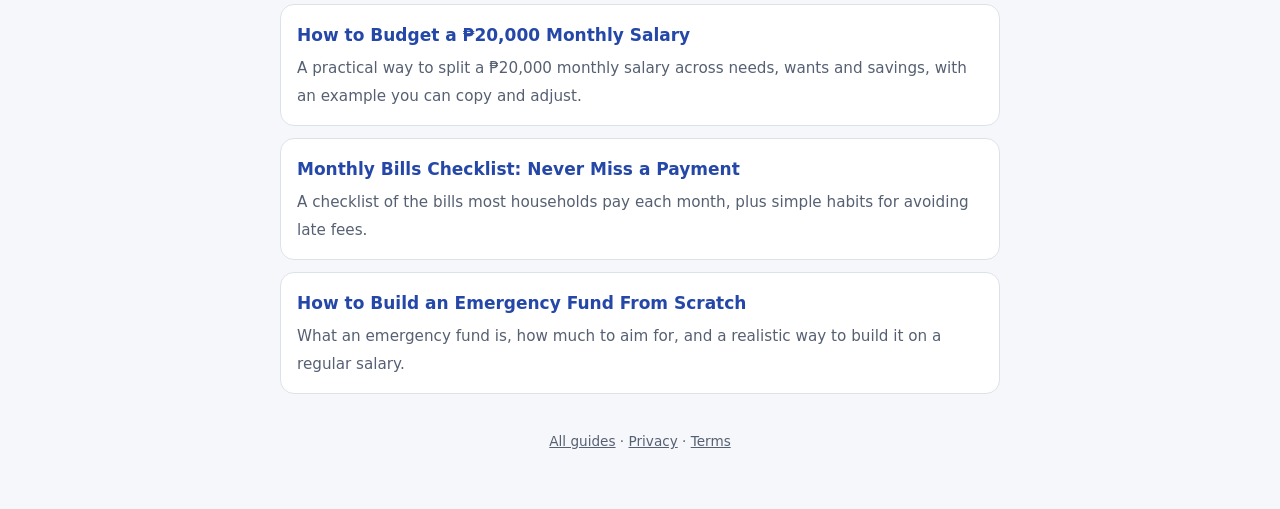
<file: guides/50-30-20-rule.html>
<!doctype html>
<html lang="en"><head><meta charset="utf-8"><meta name="viewport" content="width=device-width,initial-scale=1">
<title>The 50/30/20 Budget Rule Explained | Easy Budget Tracker</title>
<meta name="description" content="What the 50/30/20 rule is, how to apply it to your own income, and how to adjust it when your cost of living is high.">
<link rel="canonical" href="https://ezbudgettracker.app/guides/50-30-20-rule.html">
<meta property="og:type" content="article"><meta property="og:site_name" content="Easy Budget Tracker">
<meta property="og:title" content="The 50/30/20 Budget Rule Explained | Easy Budget Tracker"><meta property="og:description" content="What the 50/30/20 rule is, how to apply it to your own income, and how to adjust it when your cost of living is high."><meta property="og:url" content="https://ezbudgettracker.app/guides/50-30-20-rule.html">
<meta property="og:image" content="https://ezbudgettracker.app/icons/icon-512.png">
<link rel="icon" type="image/png" sizes="64x64" href="../icons/favicon-64.png">
<link rel="stylesheet" href="guides.css">
<script data-goatcounter="https://easybudgettracker.goatcounter.com/count" async src="https://gc.zgo.at/count.js"></script>
<script defer src="ads.js"></script>
</head><body>
<div class="top"><a href="../">Easy Budget Tracker</a><a class="app" href="../">Open the app</a></div>
<main>
<article>
<h1>The 50/30/20 Budget Rule Explained</h1>
<p class="meta">Easy Budget Tracker guides · Updated October 22, 2026</p>
<p>The 50/30/20 rule is a simple way to divide your after-tax income: <b>50% for needs, 30% for wants and 20% for savings and debt repayment</b>. It became widely known through the book <i>All Your Worth</i> by Elizabeth Warren and Amelia Warren Tyagi. It is a starting point, not a law.</p>
<h2>What counts as a need, a want or savings?</h2>
<ul><li><b>Needs:</b> things you must pay to live and work, such as housing, utilities, basic groceries, transport to work, insurance and minimum debt payments.</li>
<li><b>Wants:</b> things that improve life but are not essential, such as dining out, subscriptions, travel and shopping.</li>
<li><b>Savings and debt:</b> emergency fund, retirement, other goals, and any payments above the minimum on loans or cards.</li></ul>
<h2>Example with ₱30,000 take-home pay</h2>
<table><tr><th>Group</th><th>Share</th><th>Amount</th></tr><tr><td>Needs</td><td>50%</td><td>₱15,000</td></tr><tr><td>Wants</td><td>30%</td><td>₱9,000</td></tr><tr><td>Savings and debt</td><td>20%</td><td>₱6,000</td></tr></table>
<h2>When the rule does not fit</h2>
<p>If rent and food take most of your pay, 50% for needs may be unrealistic. Many people use 60/20/20 or 70/20/10 instead. What matters is that the savings share is not zero. If 20% feels impossible, begin with 5% and raise it every few months.</p>
<h2>How to use it in practice</h2>
<ol><li>Write down your monthly take-home pay.</li><li>Multiply by 0.5, 0.3 and 0.2 to get your target amounts.</li><li>Sort last month's spending into the three groups.</li><li>Compare, then trim the group that is over its share, usually wants first.</li></ol>
<p>The <a href="../">Easy Budget Tracker</a> keeps bills, spending and savings in separate groups, so you can see your split at a glance. For a worked example on a smaller income, see <a href="budget-20000-salary-philippines.html">how to budget a ₱20,000 salary</a>.</p>
<p class="note">General information, not financial advice.</p>
<div class="cta"><h2>Put this into practice</h2><p>Add your income, bills and spending in Easy Budget Tracker, set monthly limits and see what is left. It is free and your budget stays in your browser.</p><a class="btn" href="../">Open Easy Budget Tracker</a></div>
<div class="related"><h2>More guides</h2><div class="cards"><a class="card" href="budget-20000-salary-philippines.html"><b>How to Budget a ₱20,000 Monthly Salary</b><span>A practical way to split a ₱20,000 monthly salary across needs, wants and savings, with an example you can copy and adjust.</span></a><a class="card" href="monthly-bills-checklist.html"><b>Monthly Bills Checklist: Never Miss a Payment</b><span>A checklist of the bills most households pay each month, plus simple habits for avoiding late fees.</span></a><a class="card" href="emergency-fund.html"><b>How to Build an Emergency Fund From Scratch</b><span>What an emergency fund is, how much to aim for, and a realistic way to build it on a regular salary.</span></a></div></div>
</article>
</main>
<footer><a href="./">All guides</a> · <a href="../privacy.html">Privacy</a> · <a href="../terms.html">Terms</a></footer>
</body></html>
</file>
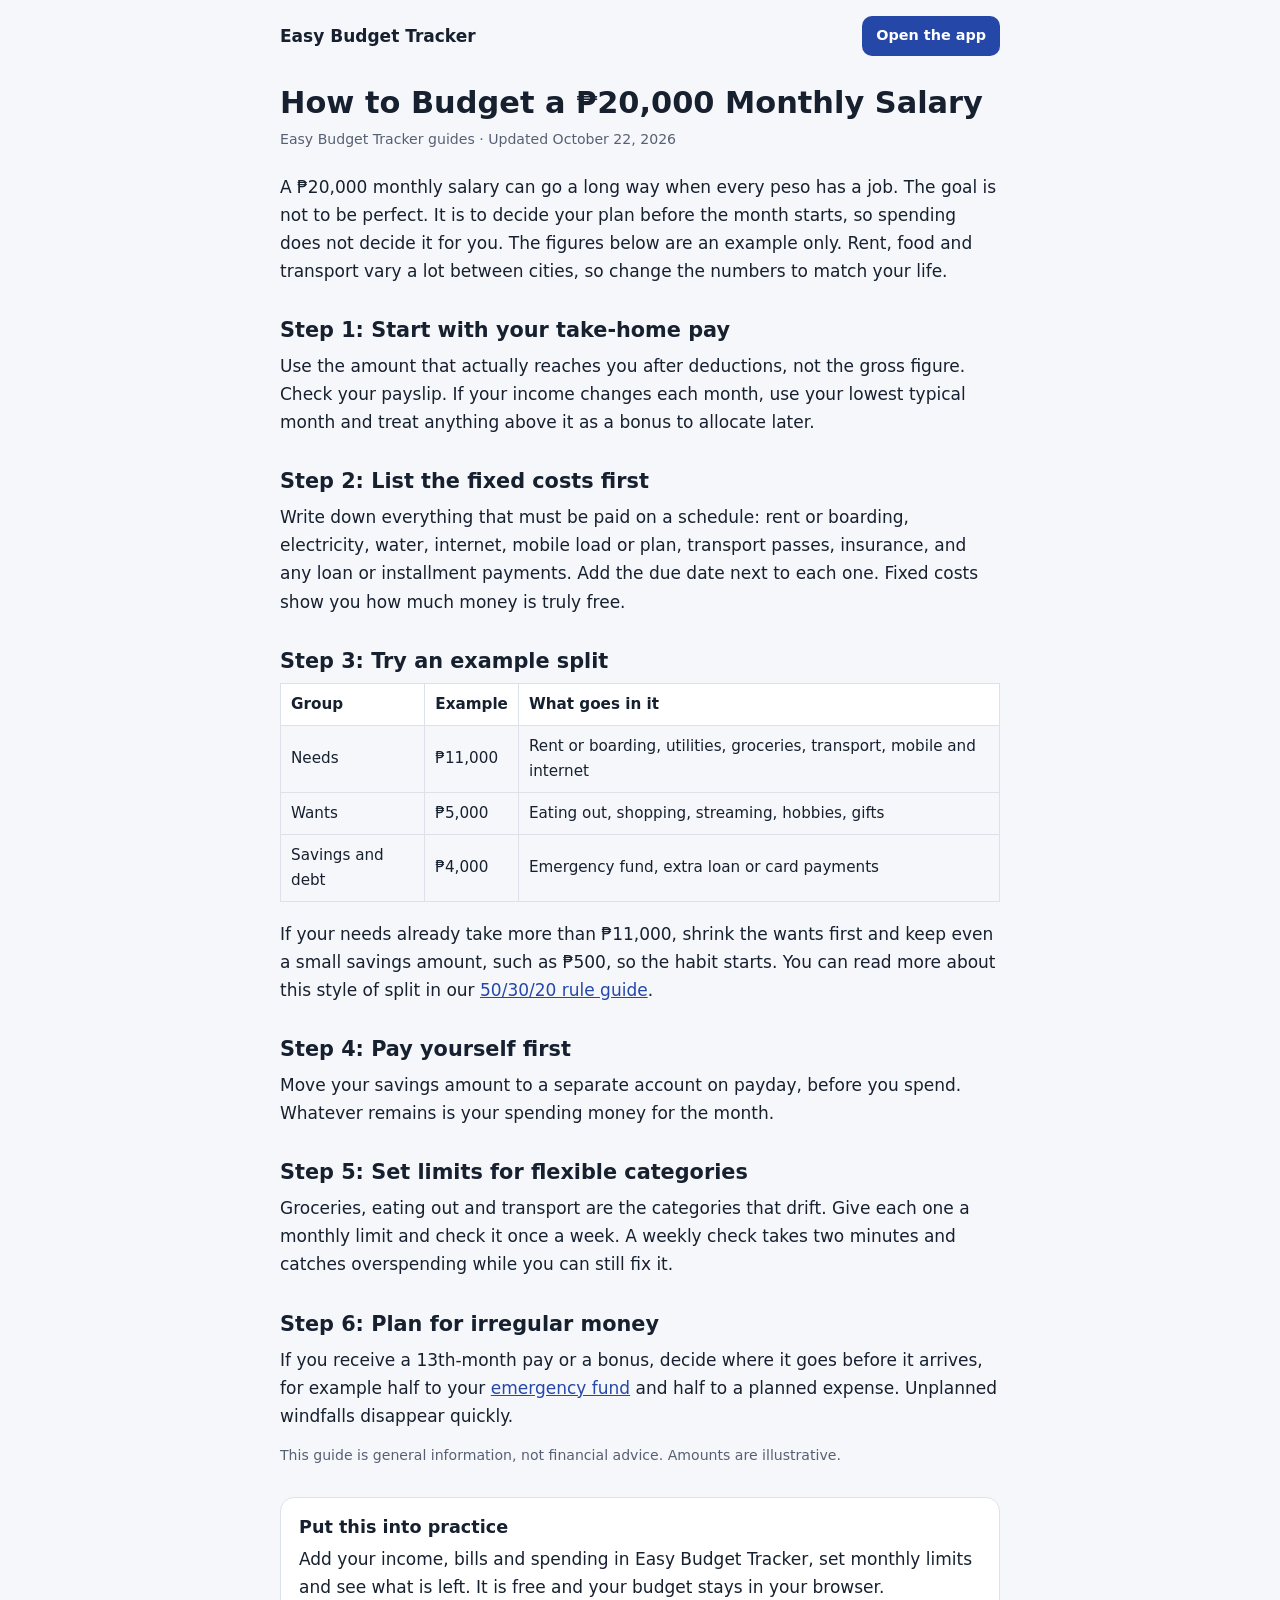
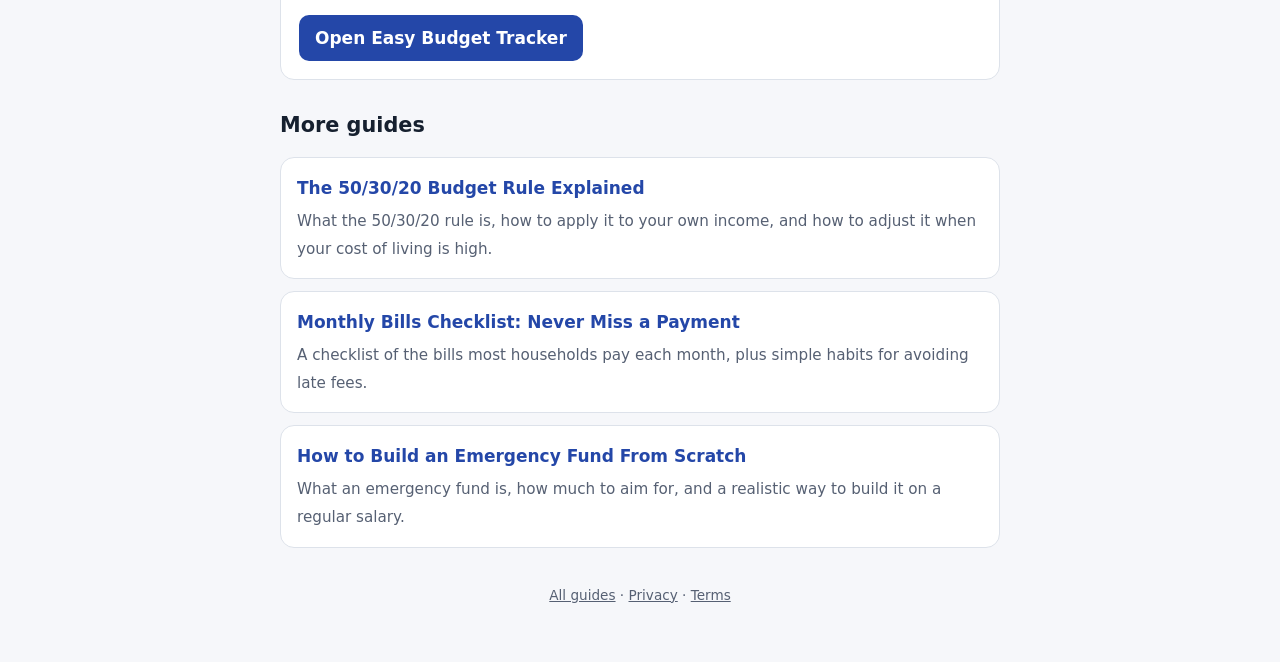
<file: guides/budget-20000-salary-philippines.html>
<!doctype html>
<html lang="en"><head><meta charset="utf-8"><meta name="viewport" content="width=device-width,initial-scale=1">
<title>How to Budget a ₱20,000 Monthly Salary | Easy Budget Tracker</title>
<meta name="description" content="A practical way to split a ₱20,000 monthly salary across needs, wants and savings, with an example you can copy and adjust.">
<link rel="canonical" href="https://ezbudgettracker.app/guides/budget-20000-salary-philippines.html">
<meta property="og:type" content="article"><meta property="og:site_name" content="Easy Budget Tracker">
<meta property="og:title" content="How to Budget a ₱20,000 Monthly Salary | Easy Budget Tracker"><meta property="og:description" content="A practical way to split a ₱20,000 monthly salary across needs, wants and savings, with an example you can copy and adjust."><meta property="og:url" content="https://ezbudgettracker.app/guides/budget-20000-salary-philippines.html">
<meta property="og:image" content="https://ezbudgettracker.app/icons/icon-512.png">
<link rel="icon" type="image/png" sizes="64x64" href="../icons/favicon-64.png">
<link rel="stylesheet" href="guides.css">
<script data-goatcounter="https://easybudgettracker.goatcounter.com/count" async src="https://gc.zgo.at/count.js"></script>
<script defer src="ads.js"></script>
</head><body>
<div class="top"><a href="../">Easy Budget Tracker</a><a class="app" href="../">Open the app</a></div>
<main>
<article>
<h1>How to Budget a ₱20,000 Monthly Salary</h1>
<p class="meta">Easy Budget Tracker guides · Updated October 22, 2026</p>
<p>A ₱20,000 monthly salary can go a long way when every peso has a job. The goal is not to be perfect. It is to decide your plan before the month starts, so spending does not decide it for you. The figures below are an example only. Rent, food and transport vary a lot between cities, so change the numbers to match your life.</p>
<h2>Step 1: Start with your take-home pay</h2>
<p>Use the amount that actually reaches you after deductions, not the gross figure. Check your payslip. If your income changes each month, use your lowest typical month and treat anything above it as a bonus to allocate later.</p>
<h2>Step 2: List the fixed costs first</h2>
<p>Write down everything that must be paid on a schedule: rent or boarding, electricity, water, internet, mobile load or plan, transport passes, insurance, and any loan or installment payments. Add the due date next to each one. Fixed costs show you how much money is truly free.</p>
<h2>Step 3: Try an example split</h2>
<table><tr><th>Group</th><th>Example</th><th>What goes in it</th></tr>
<tr><td>Needs</td><td>₱11,000</td><td>Rent or boarding, utilities, groceries, transport, mobile and internet</td></tr>
<tr><td>Wants</td><td>₱5,000</td><td>Eating out, shopping, streaming, hobbies, gifts</td></tr>
<tr><td>Savings and debt</td><td>₱4,000</td><td>Emergency fund, extra loan or card payments</td></tr></table>
<p>If your needs already take more than ₱11,000, shrink the wants first and keep even a small savings amount, such as ₱500, so the habit starts. You can read more about this style of split in our <a href="50-30-20-rule.html">50/30/20 rule guide</a>.</p>
<h2>Step 4: Pay yourself first</h2>
<p>Move your savings amount to a separate account on payday, before you spend. Whatever remains is your spending money for the month.</p>
<h2>Step 5: Set limits for flexible categories</h2>
<p>Groceries, eating out and transport are the categories that drift. Give each one a monthly limit and check it once a week. A weekly check takes two minutes and catches overspending while you can still fix it.</p>
<h2>Step 6: Plan for irregular money</h2>
<p>If you receive a 13th-month pay or a bonus, decide where it goes before it arrives, for example half to your <a href="emergency-fund.html">emergency fund</a> and half to a planned expense. Unplanned windfalls disappear quickly.</p>
<p class="note">This guide is general information, not financial advice. Amounts are illustrative.</p>
<div class="cta"><h2>Put this into practice</h2><p>Add your income, bills and spending in Easy Budget Tracker, set monthly limits and see what is left. It is free and your budget stays in your browser.</p><a class="btn" href="../">Open Easy Budget Tracker</a></div>
<div class="related"><h2>More guides</h2><div class="cards"><a class="card" href="50-30-20-rule.html"><b>The 50/30/20 Budget Rule Explained</b><span>What the 50/30/20 rule is, how to apply it to your own income, and how to adjust it when your cost of living is high.</span></a><a class="card" href="monthly-bills-checklist.html"><b>Monthly Bills Checklist: Never Miss a Payment</b><span>A checklist of the bills most households pay each month, plus simple habits for avoiding late fees.</span></a><a class="card" href="emergency-fund.html"><b>How to Build an Emergency Fund From Scratch</b><span>What an emergency fund is, how much to aim for, and a realistic way to build it on a regular salary.</span></a></div></div>
</article>
</main>
<footer><a href="./">All guides</a> · <a href="../privacy.html">Privacy</a> · <a href="../terms.html">Terms</a></footer>
</body></html>
</file>
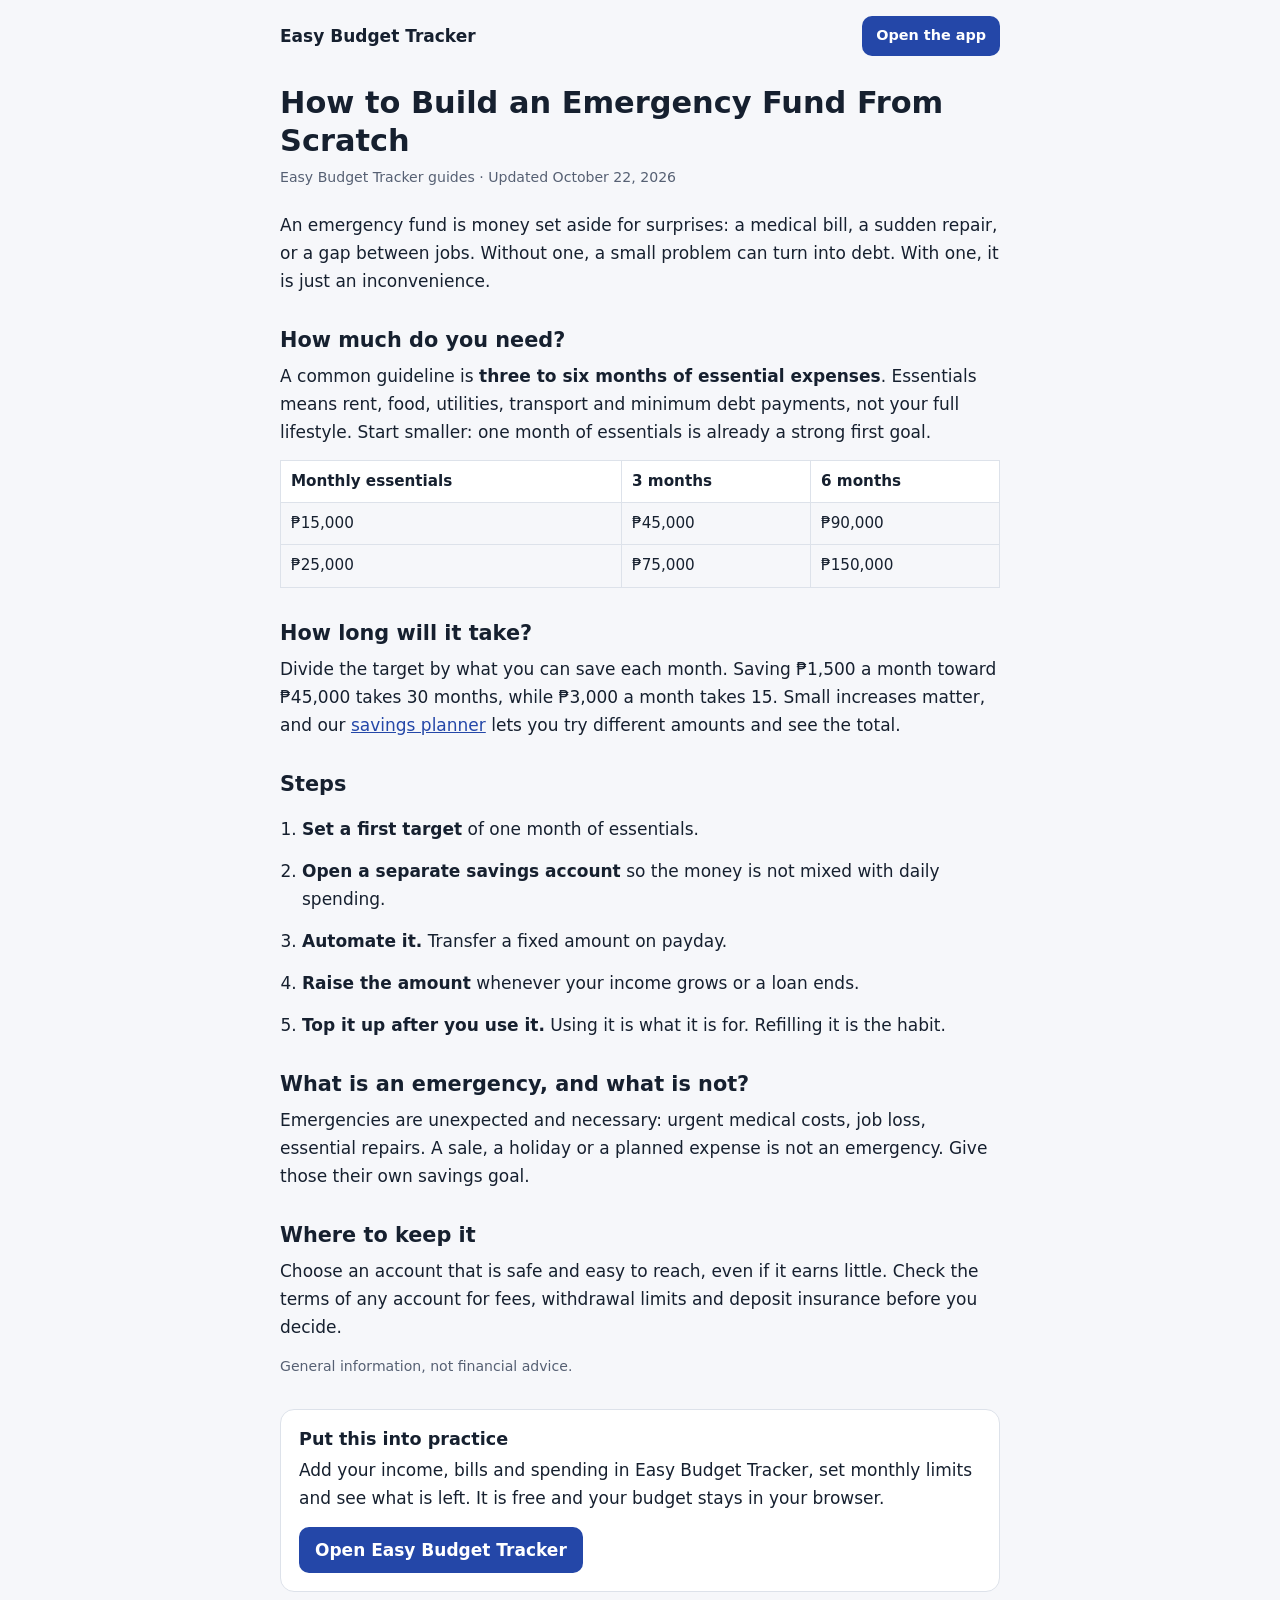
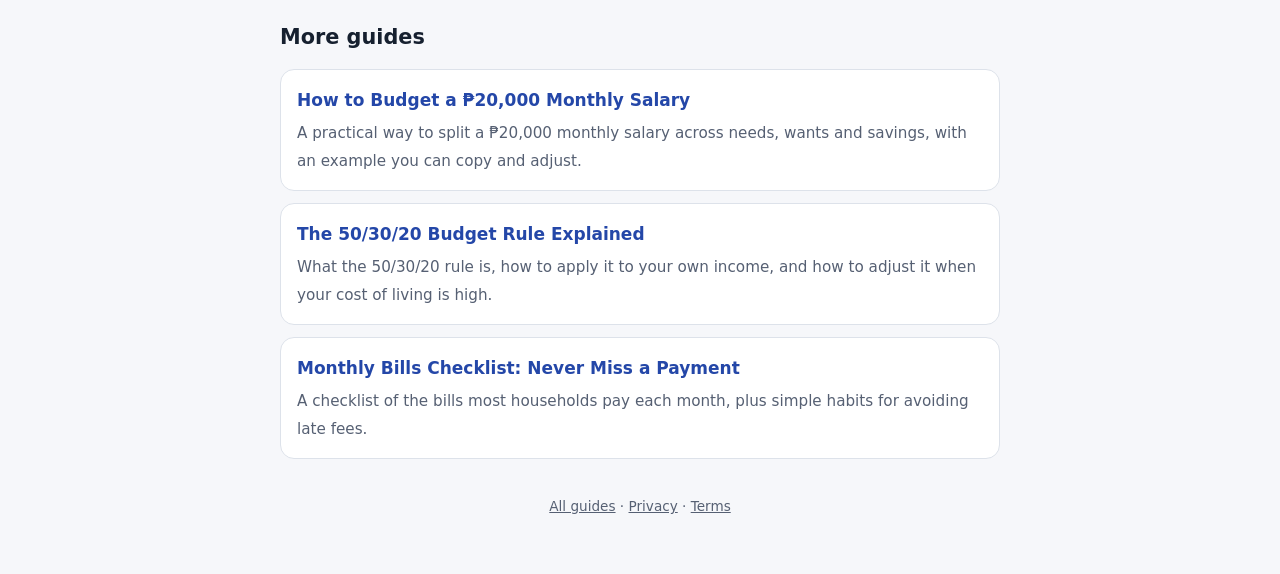
<file: guides/emergency-fund.html>
<!doctype html>
<html lang="en"><head><meta charset="utf-8"><meta name="viewport" content="width=device-width,initial-scale=1">
<title>How to Build an Emergency Fund From Scratch | Easy Budget Tracker</title>
<meta name="description" content="What an emergency fund is, how much to aim for, and a realistic way to build it on a regular salary.">
<link rel="canonical" href="https://ezbudgettracker.app/guides/emergency-fund.html">
<meta property="og:type" content="article"><meta property="og:site_name" content="Easy Budget Tracker">
<meta property="og:title" content="How to Build an Emergency Fund From Scratch | Easy Budget Tracker"><meta property="og:description" content="What an emergency fund is, how much to aim for, and a realistic way to build it on a regular salary."><meta property="og:url" content="https://ezbudgettracker.app/guides/emergency-fund.html">
<meta property="og:image" content="https://ezbudgettracker.app/icons/icon-512.png">
<link rel="icon" type="image/png" sizes="64x64" href="../icons/favicon-64.png">
<link rel="stylesheet" href="guides.css">
<script data-goatcounter="https://easybudgettracker.goatcounter.com/count" async src="https://gc.zgo.at/count.js"></script>
<script defer src="ads.js"></script>
</head><body>
<div class="top"><a href="../">Easy Budget Tracker</a><a class="app" href="../">Open the app</a></div>
<main>
<article>
<h1>How to Build an Emergency Fund From Scratch</h1>
<p class="meta">Easy Budget Tracker guides · Updated October 22, 2026</p>
<p>An emergency fund is money set aside for surprises: a medical bill, a sudden repair, or a gap between jobs. Without one, a small problem can turn into debt. With one, it is just an inconvenience.</p>
<h2>How much do you need?</h2>
<p>A common guideline is <b>three to six months of essential expenses</b>. Essentials means rent, food, utilities, transport and minimum debt payments, not your full lifestyle. Start smaller: one month of essentials is already a strong first goal.</p>
<table><tr><th>Monthly essentials</th><th>3 months</th><th>6 months</th></tr><tr><td>₱15,000</td><td>₱45,000</td><td>₱90,000</td></tr><tr><td>₱25,000</td><td>₱75,000</td><td>₱150,000</td></tr></table>
<h2>How long will it take?</h2>
<p>Divide the target by what you can save each month. Saving ₱1,500 a month toward ₱45,000 takes 30 months, while ₱3,000 a month takes 15. Small increases matter, and our <a href="../">savings planner</a> lets you try different amounts and see the total.</p>
<h2>Steps</h2>
<ol><li><b>Set a first target</b> of one month of essentials.</li><li><b>Open a separate savings account</b> so the money is not mixed with daily spending.</li><li><b>Automate it.</b> Transfer a fixed amount on payday.</li><li><b>Raise the amount</b> whenever your income grows or a loan ends.</li><li><b>Top it up after you use it.</b> Using it is what it is for. Refilling it is the habit.</li></ol>
<h2>What is an emergency, and what is not?</h2>
<p>Emergencies are unexpected and necessary: urgent medical costs, job loss, essential repairs. A sale, a holiday or a planned expense is not an emergency. Give those their own savings goal.</p>
<h2>Where to keep it</h2>
<p>Choose an account that is safe and easy to reach, even if it earns little. Check the terms of any account for fees, withdrawal limits and deposit insurance before you decide.</p>
<p class="note">General information, not financial advice.</p>
<div class="cta"><h2>Put this into practice</h2><p>Add your income, bills and spending in Easy Budget Tracker, set monthly limits and see what is left. It is free and your budget stays in your browser.</p><a class="btn" href="../">Open Easy Budget Tracker</a></div>
<div class="related"><h2>More guides</h2><div class="cards"><a class="card" href="budget-20000-salary-philippines.html"><b>How to Budget a ₱20,000 Monthly Salary</b><span>A practical way to split a ₱20,000 monthly salary across needs, wants and savings, with an example you can copy and adjust.</span></a><a class="card" href="50-30-20-rule.html"><b>The 50/30/20 Budget Rule Explained</b><span>What the 50/30/20 rule is, how to apply it to your own income, and how to adjust it when your cost of living is high.</span></a><a class="card" href="monthly-bills-checklist.html"><b>Monthly Bills Checklist: Never Miss a Payment</b><span>A checklist of the bills most households pay each month, plus simple habits for avoiding late fees.</span></a></div></div>
</article>
</main>
<footer><a href="./">All guides</a> · <a href="../privacy.html">Privacy</a> · <a href="../terms.html">Terms</a></footer>
</body></html>
</file>
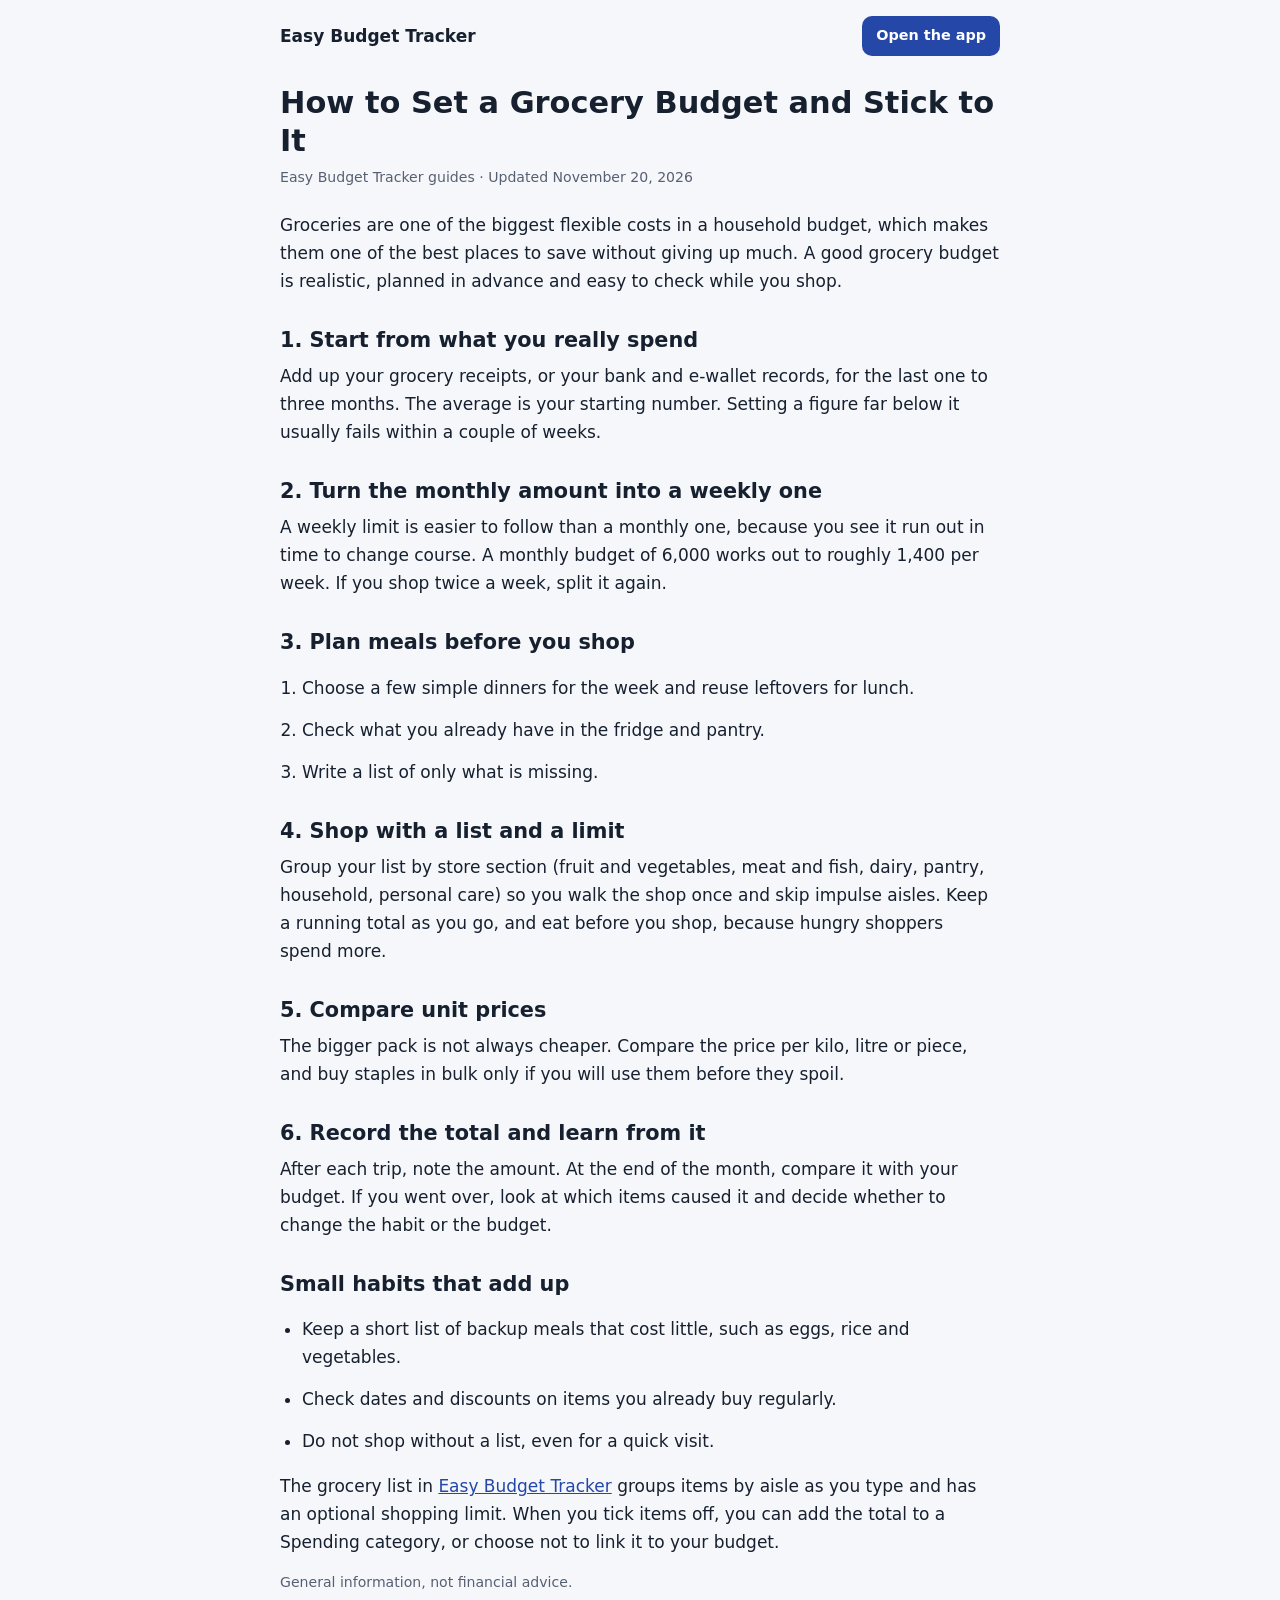
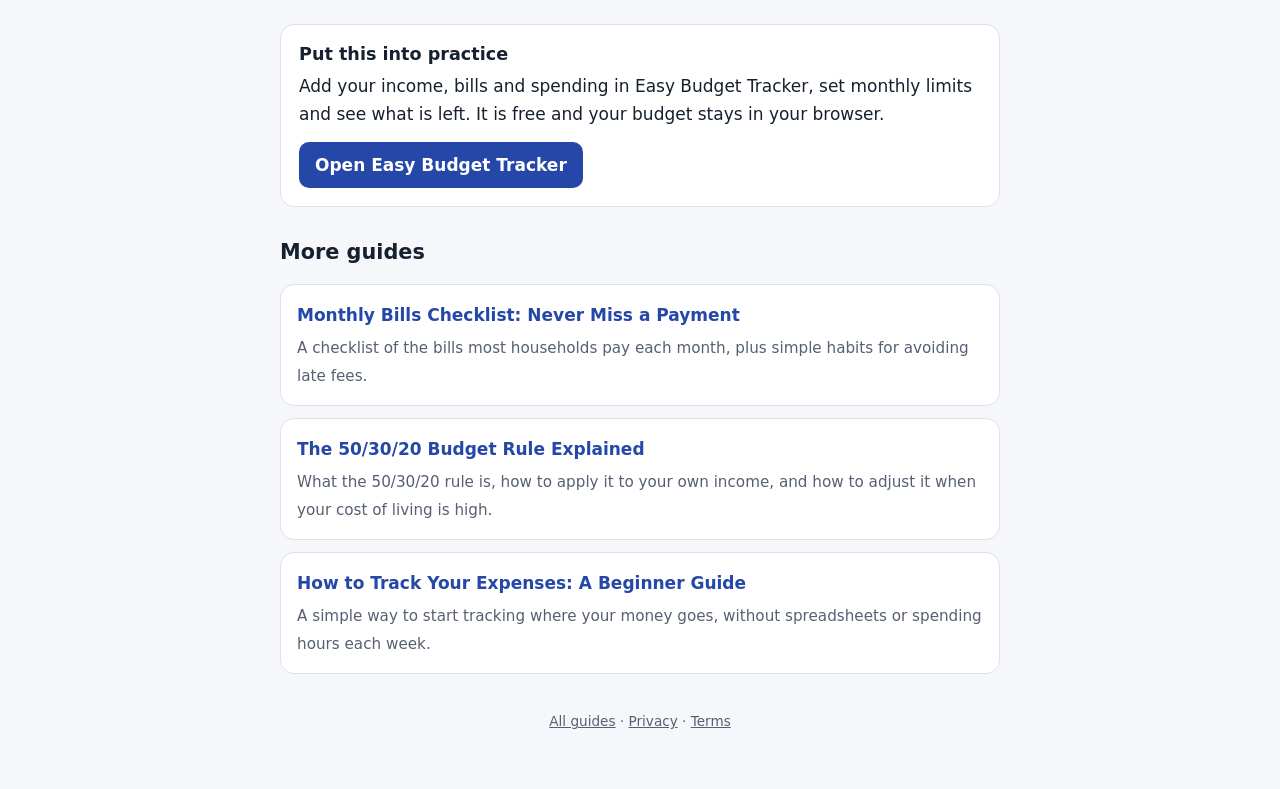
<file: guides/grocery-budget.html>
<!doctype html>
<html lang="en"><head><meta charset="utf-8"><meta name="viewport" content="width=device-width,initial-scale=1">
<title>How to Set a Grocery Budget and Stick to It | Easy Budget Tracker</title>
<meta name="description" content="Set a realistic food budget from your past spending, plan meals, shop with a list and keep the total under control.">
<link rel="canonical" href="https://ezbudgettracker.app/guides/grocery-budget.html">
<meta property="og:type" content="article"><meta property="og:site_name" content="Easy Budget Tracker">
<meta property="og:title" content="How to Set a Grocery Budget and Stick to It | Easy Budget Tracker"><meta property="og:description" content="Set a realistic food budget from your past spending, plan meals, shop with a list and keep the total under control."><meta property="og:url" content="https://ezbudgettracker.app/guides/grocery-budget.html">
<meta property="og:image" content="https://ezbudgettracker.app/icons/icon-512.png">
<link rel="icon" type="image/png" sizes="64x64" href="../icons/favicon-64.png">
<link rel="stylesheet" href="guides.css">
<script data-goatcounter="https://easybudgettracker.goatcounter.com/count" async src="https://gc.zgo.at/count.js"></script>
<script defer src="ads.js"></script>
</head><body>
<div class="top"><a href="../">Easy Budget Tracker</a><a class="app" href="../">Open the app</a></div>
<main>
<article>
<h1>How to Set a Grocery Budget and Stick to It</h1>
<p class="meta">Easy Budget Tracker guides · Updated November 20, 2026</p>
<p>Groceries are one of the biggest flexible costs in a household budget, which makes them one of the best places to save without giving up much. A good grocery budget is realistic, planned in advance and easy to check while you shop.</p>
<h2>1. Start from what you really spend</h2>
<p>Add up your grocery receipts, or your bank and e-wallet records, for the last one to three months. The average is your starting number. Setting a figure far below it usually fails within a couple of weeks.</p>
<h2>2. Turn the monthly amount into a weekly one</h2>
<p>A weekly limit is easier to follow than a monthly one, because you see it run out in time to change course. A monthly budget of 6,000 works out to roughly 1,400 per week. If you shop twice a week, split it again.</p>
<h2>3. Plan meals before you shop</h2>
<ol><li>Choose a few simple dinners for the week and reuse leftovers for lunch.</li><li>Check what you already have in the fridge and pantry.</li><li>Write a list of only what is missing.</li></ol>
<h2>4. Shop with a list and a limit</h2>
<p>Group your list by store section (fruit and vegetables, meat and fish, dairy, pantry, household, personal care) so you walk the shop once and skip impulse aisles. Keep a running total as you go, and eat before you shop, because hungry shoppers spend more.</p>
<h2>5. Compare unit prices</h2>
<p>The bigger pack is not always cheaper. Compare the price per kilo, litre or piece, and buy staples in bulk only if you will use them before they spoil.</p>
<h2>6. Record the total and learn from it</h2>
<p>After each trip, note the amount. At the end of the month, compare it with your budget. If you went over, look at which items caused it and decide whether to change the habit or the budget.</p>
<h2>Small habits that add up</h2>
<ul><li>Keep a short list of backup meals that cost little, such as eggs, rice and vegetables.</li><li>Check dates and discounts on items you already buy regularly.</li><li>Do not shop without a list, even for a quick visit.</li></ul>
<p>The grocery list in <a href="../">Easy Budget Tracker</a> groups items by aisle as you type and has an optional shopping limit. When you tick items off, you can add the total to a Spending category, or choose not to link it to your budget.</p>
<p class="note">General information, not financial advice.</p>
<div class="cta"><h2>Put this into practice</h2><p>Add your income, bills and spending in Easy Budget Tracker, set monthly limits and see what is left. It is free and your budget stays in your browser.</p><a class="btn" href="../">Open Easy Budget Tracker</a></div>
<div class="related"><h2>More guides</h2><div class="cards"><a class="card" href="monthly-bills-checklist.html"><b>Monthly Bills Checklist: Never Miss a Payment</b><span>A checklist of the bills most households pay each month, plus simple habits for avoiding late fees.</span></a><a class="card" href="50-30-20-rule.html"><b>The 50/30/20 Budget Rule Explained</b><span>What the 50/30/20 rule is, how to apply it to your own income, and how to adjust it when your cost of living is high.</span></a><a class="card" href="track-expenses-beginners.html"><b>How to Track Your Expenses: A Beginner Guide</b><span>A simple way to start tracking where your money goes, without spreadsheets or spending hours each week.</span></a></div></div>
</article>
</main>
<footer><a href="./">All guides</a> · <a href="../privacy.html">Privacy</a> · <a href="../terms.html">Terms</a></footer>
</body></html>
</file>
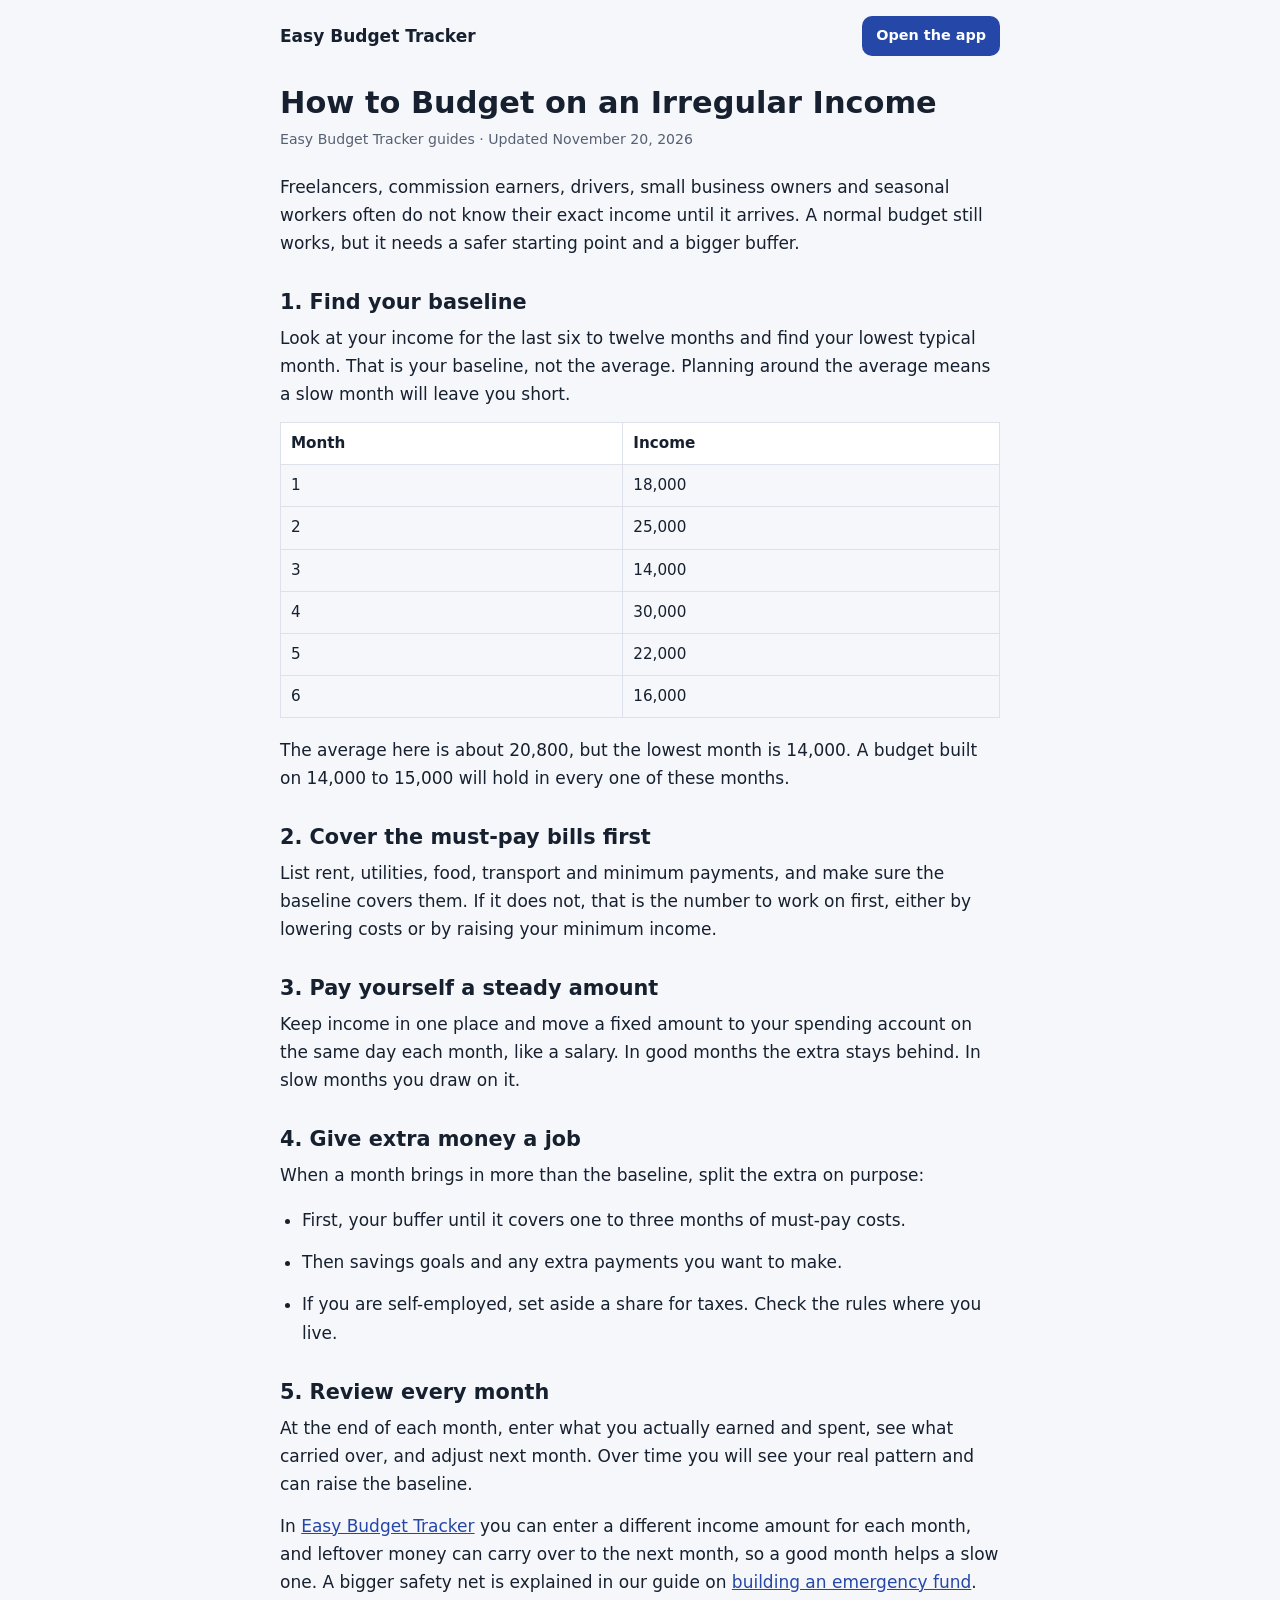
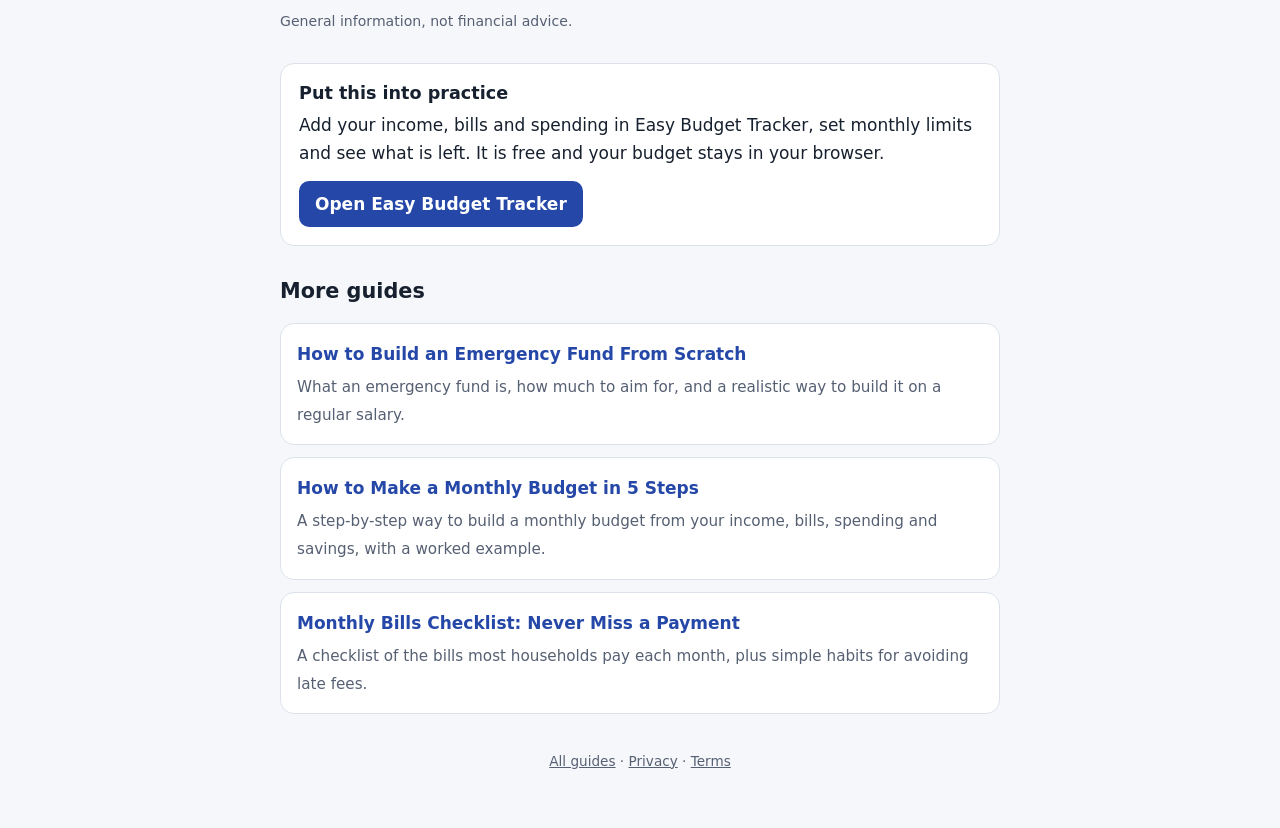
<file: guides/irregular-income-budget.html>
<!doctype html>
<html lang="en"><head><meta charset="utf-8"><meta name="viewport" content="width=device-width,initial-scale=1">
<title>How to Budget on an Irregular Income | Easy Budget Tracker</title>
<meta name="description" content="How to plan when your pay changes from month to month: budget from your lowest months and build a buffer.">
<link rel="canonical" href="https://ezbudgettracker.app/guides/irregular-income-budget.html">
<meta property="og:type" content="article"><meta property="og:site_name" content="Easy Budget Tracker">
<meta property="og:title" content="How to Budget on an Irregular Income | Easy Budget Tracker"><meta property="og:description" content="How to plan when your pay changes from month to month: budget from your lowest months and build a buffer."><meta property="og:url" content="https://ezbudgettracker.app/guides/irregular-income-budget.html">
<meta property="og:image" content="https://ezbudgettracker.app/icons/icon-512.png">
<link rel="icon" type="image/png" sizes="64x64" href="../icons/favicon-64.png">
<link rel="stylesheet" href="guides.css">
<script data-goatcounter="https://easybudgettracker.goatcounter.com/count" async src="https://gc.zgo.at/count.js"></script>
<script defer src="ads.js"></script>
</head><body>
<div class="top"><a href="../">Easy Budget Tracker</a><a class="app" href="../">Open the app</a></div>
<main>
<article>
<h1>How to Budget on an Irregular Income</h1>
<p class="meta">Easy Budget Tracker guides · Updated November 20, 2026</p>
<p>Freelancers, commission earners, drivers, small business owners and seasonal workers often do not know their exact income until it arrives. A normal budget still works, but it needs a safer starting point and a bigger buffer.</p>
<h2>1. Find your baseline</h2>
<p>Look at your income for the last six to twelve months and find your lowest typical month. That is your baseline, not the average. Planning around the average means a slow month will leave you short.</p>
<table><tr><th>Month</th><th>Income</th></tr><tr><td>1</td><td>18,000</td></tr><tr><td>2</td><td>25,000</td></tr><tr><td>3</td><td>14,000</td></tr><tr><td>4</td><td>30,000</td></tr><tr><td>5</td><td>22,000</td></tr><tr><td>6</td><td>16,000</td></tr></table>
<p>The average here is about 20,800, but the lowest month is 14,000. A budget built on 14,000 to 15,000 will hold in every one of these months.</p>
<h2>2. Cover the must-pay bills first</h2>
<p>List rent, utilities, food, transport and minimum payments, and make sure the baseline covers them. If it does not, that is the number to work on first, either by lowering costs or by raising your minimum income.</p>
<h2>3. Pay yourself a steady amount</h2>
<p>Keep income in one place and move a fixed amount to your spending account on the same day each month, like a salary. In good months the extra stays behind. In slow months you draw on it.</p>
<h2>4. Give extra money a job</h2>
<p>When a month brings in more than the baseline, split the extra on purpose:</p>
<ul><li>First, your buffer until it covers one to three months of must-pay costs.</li><li>Then savings goals and any extra payments you want to make.</li><li>If you are self-employed, set aside a share for taxes. Check the rules where you live.</li></ul>
<h2>5. Review every month</h2>
<p>At the end of each month, enter what you actually earned and spent, see what carried over, and adjust next month. Over time you will see your real pattern and can raise the baseline.</p>
<p>In <a href="../">Easy Budget Tracker</a> you can enter a different income amount for each month, and leftover money can carry over to the next month, so a good month helps a slow one. A bigger safety net is explained in our guide on <a href="emergency-fund.html">building an emergency fund</a>.</p>
<p class="note">General information, not financial advice.</p>
<div class="cta"><h2>Put this into practice</h2><p>Add your income, bills and spending in Easy Budget Tracker, set monthly limits and see what is left. It is free and your budget stays in your browser.</p><a class="btn" href="../">Open Easy Budget Tracker</a></div>
<div class="related"><h2>More guides</h2><div class="cards"><a class="card" href="emergency-fund.html"><b>How to Build an Emergency Fund From Scratch</b><span>What an emergency fund is, how much to aim for, and a realistic way to build it on a regular salary.</span></a><a class="card" href="make-a-monthly-budget.html"><b>How to Make a Monthly Budget in 5 Steps</b><span>A step-by-step way to build a monthly budget from your income, bills, spending and savings, with a worked example.</span></a><a class="card" href="monthly-bills-checklist.html"><b>Monthly Bills Checklist: Never Miss a Payment</b><span>A checklist of the bills most households pay each month, plus simple habits for avoiding late fees.</span></a></div></div>
</article>
</main>
<footer><a href="./">All guides</a> · <a href="../privacy.html">Privacy</a> · <a href="../terms.html">Terms</a></footer>
</body></html>
</file>
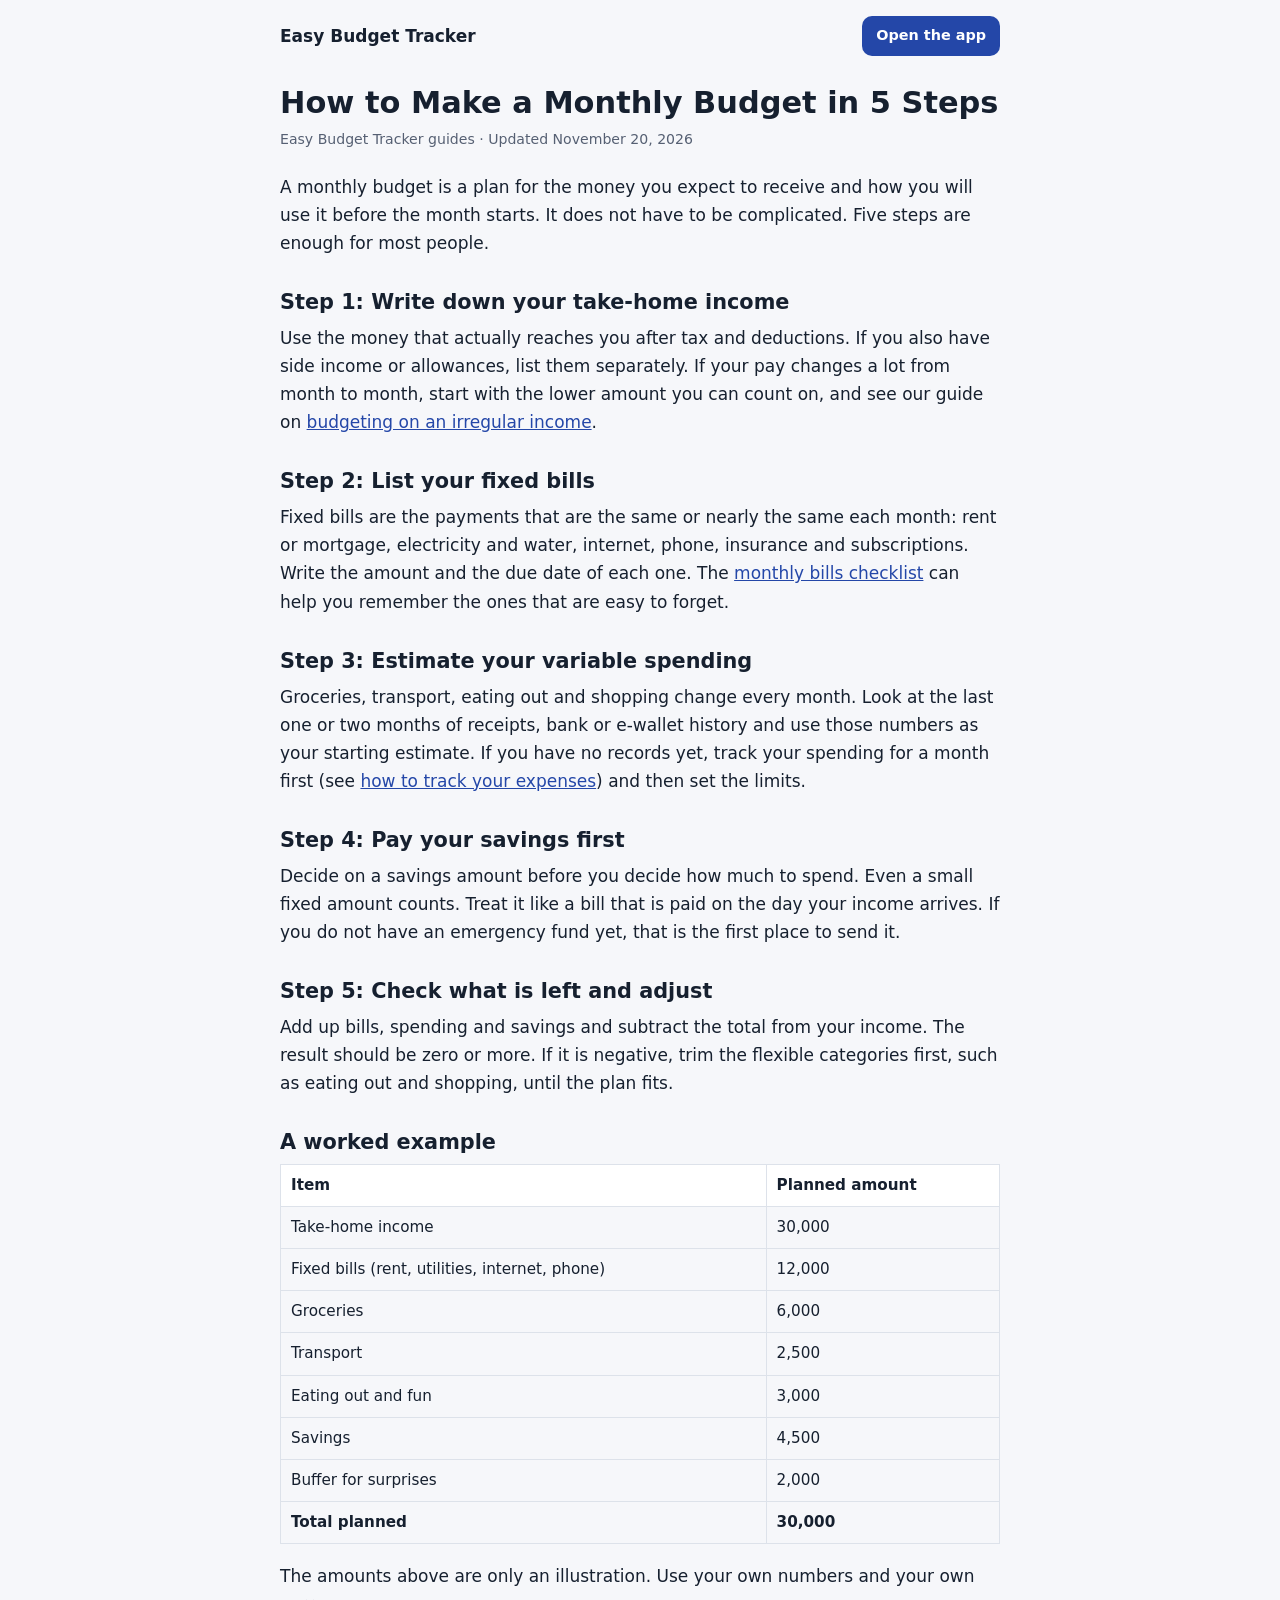
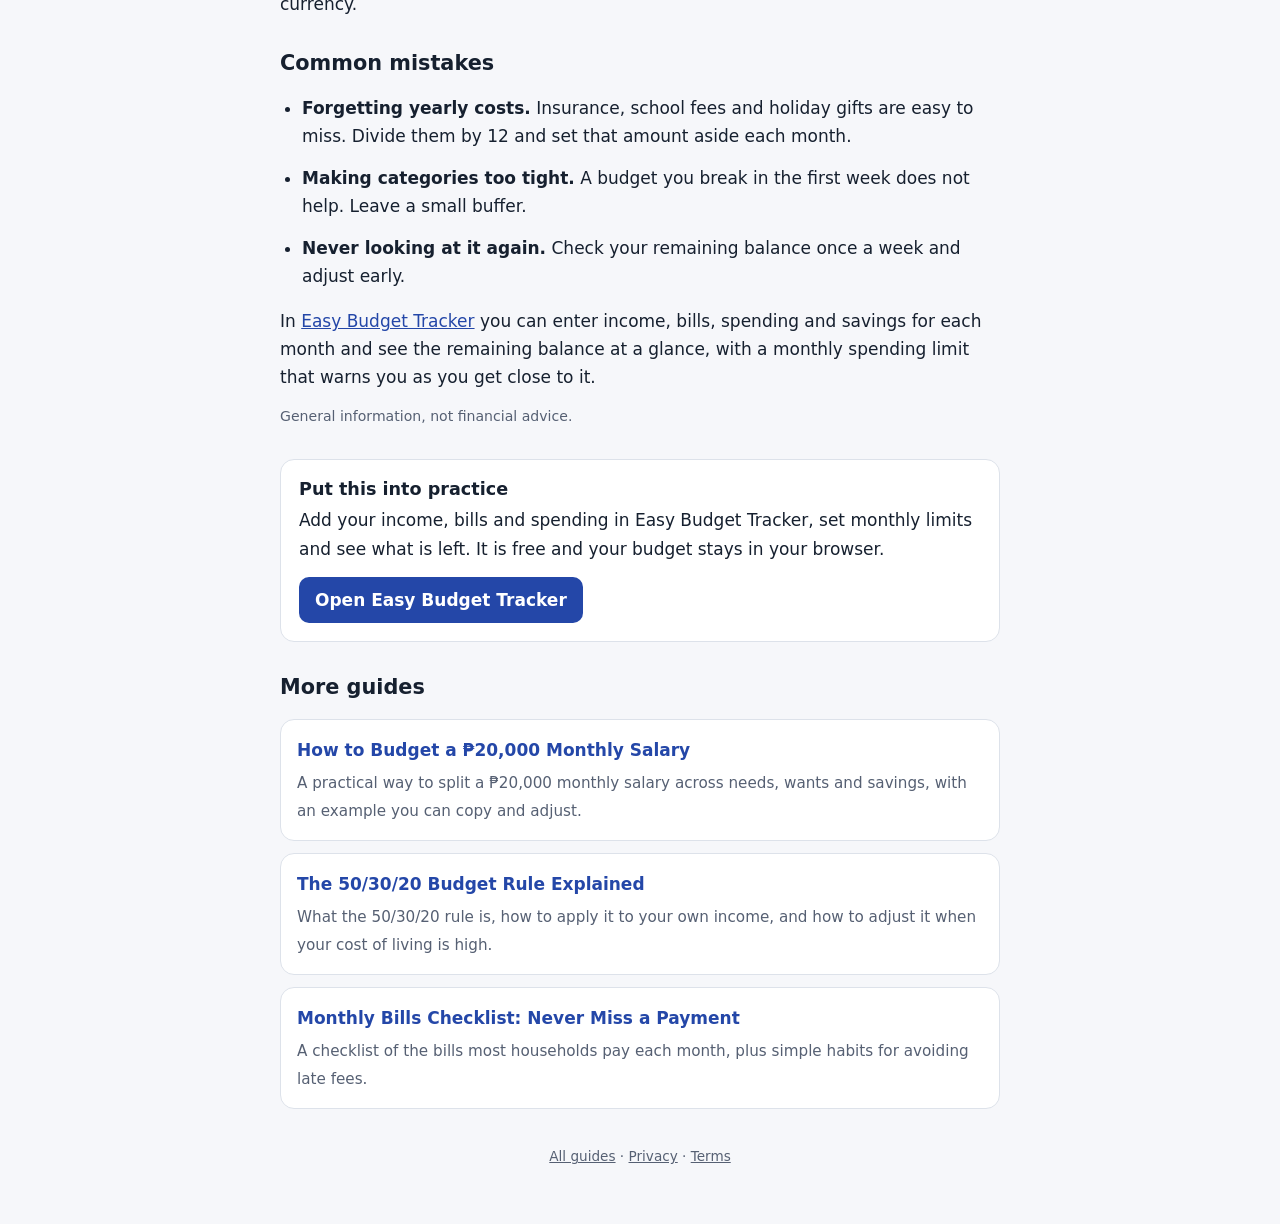
<file: guides/make-a-monthly-budget.html>
<!doctype html>
<html lang="en"><head><meta charset="utf-8"><meta name="viewport" content="width=device-width,initial-scale=1">
<title>How to Make a Monthly Budget in 5 Steps | Easy Budget Tracker</title>
<meta name="description" content="A step-by-step way to build a monthly budget from your income, bills, spending and savings, with a worked example.">
<link rel="canonical" href="https://ezbudgettracker.app/guides/make-a-monthly-budget.html">
<meta property="og:type" content="article"><meta property="og:site_name" content="Easy Budget Tracker">
<meta property="og:title" content="How to Make a Monthly Budget in 5 Steps | Easy Budget Tracker"><meta property="og:description" content="A step-by-step way to build a monthly budget from your income, bills, spending and savings, with a worked example."><meta property="og:url" content="https://ezbudgettracker.app/guides/make-a-monthly-budget.html">
<meta property="og:image" content="https://ezbudgettracker.app/icons/icon-512.png">
<link rel="icon" type="image/png" sizes="64x64" href="../icons/favicon-64.png">
<link rel="stylesheet" href="guides.css">
<script data-goatcounter="https://easybudgettracker.goatcounter.com/count" async src="https://gc.zgo.at/count.js"></script>
<script defer src="ads.js"></script>
</head><body>
<div class="top"><a href="../">Easy Budget Tracker</a><a class="app" href="../">Open the app</a></div>
<main>
<article>
<h1>How to Make a Monthly Budget in 5 Steps</h1>
<p class="meta">Easy Budget Tracker guides · Updated November 20, 2026</p>
<p>A monthly budget is a plan for the money you expect to receive and how you will use it before the month starts. It does not have to be complicated. Five steps are enough for most people.</p>
<h2>Step 1: Write down your take-home income</h2>
<p>Use the money that actually reaches you after tax and deductions. If you also have side income or allowances, list them separately. If your pay changes a lot from month to month, start with the lower amount you can count on, and see our guide on <a href="irregular-income-budget.html">budgeting on an irregular income</a>.</p>
<h2>Step 2: List your fixed bills</h2>
<p>Fixed bills are the payments that are the same or nearly the same each month: rent or mortgage, electricity and water, internet, phone, insurance and subscriptions. Write the amount and the due date of each one. The <a href="monthly-bills-checklist.html">monthly bills checklist</a> can help you remember the ones that are easy to forget.</p>
<h2>Step 3: Estimate your variable spending</h2>
<p>Groceries, transport, eating out and shopping change every month. Look at the last one or two months of receipts, bank or e-wallet history and use those numbers as your starting estimate. If you have no records yet, track your spending for a month first (see <a href="track-expenses-beginners.html">how to track your expenses</a>) and then set the limits.</p>
<h2>Step 4: Pay your savings first</h2>
<p>Decide on a savings amount before you decide how much to spend. Even a small fixed amount counts. Treat it like a bill that is paid on the day your income arrives. If you do not have an emergency fund yet, that is the first place to send it.</p>
<h2>Step 5: Check what is left and adjust</h2>
<p>Add up bills, spending and savings and subtract the total from your income. The result should be zero or more. If it is negative, trim the flexible categories first, such as eating out and shopping, until the plan fits.</p>
<h2>A worked example</h2>
<table><tr><th>Item</th><th>Planned amount</th></tr><tr><td>Take-home income</td><td>30,000</td></tr><tr><td>Fixed bills (rent, utilities, internet, phone)</td><td>12,000</td></tr><tr><td>Groceries</td><td>6,000</td></tr><tr><td>Transport</td><td>2,500</td></tr><tr><td>Eating out and fun</td><td>3,000</td></tr><tr><td>Savings</td><td>4,500</td></tr><tr><td>Buffer for surprises</td><td>2,000</td></tr><tr><td><b>Total planned</b></td><td><b>30,000</b></td></tr></table>
<p>The amounts above are only an illustration. Use your own numbers and your own currency.</p>
<h2>Common mistakes</h2>
<ul><li><b>Forgetting yearly costs.</b> Insurance, school fees and holiday gifts are easy to miss. Divide them by 12 and set that amount aside each month.</li>
<li><b>Making categories too tight.</b> A budget you break in the first week does not help. Leave a small buffer.</li>
<li><b>Never looking at it again.</b> Check your remaining balance once a week and adjust early.</li></ul>
<p>In <a href="../">Easy Budget Tracker</a> you can enter income, bills, spending and savings for each month and see the remaining balance at a glance, with a monthly spending limit that warns you as you get close to it.</p>
<p class="note">General information, not financial advice.</p>
<div class="cta"><h2>Put this into practice</h2><p>Add your income, bills and spending in Easy Budget Tracker, set monthly limits and see what is left. It is free and your budget stays in your browser.</p><a class="btn" href="../">Open Easy Budget Tracker</a></div>
<div class="related"><h2>More guides</h2><div class="cards"><a class="card" href="budget-20000-salary-philippines.html"><b>How to Budget a ₱20,000 Monthly Salary</b><span>A practical way to split a ₱20,000 monthly salary across needs, wants and savings, with an example you can copy and adjust.</span></a><a class="card" href="50-30-20-rule.html"><b>The 50/30/20 Budget Rule Explained</b><span>What the 50/30/20 rule is, how to apply it to your own income, and how to adjust it when your cost of living is high.</span></a><a class="card" href="monthly-bills-checklist.html"><b>Monthly Bills Checklist: Never Miss a Payment</b><span>A checklist of the bills most households pay each month, plus simple habits for avoiding late fees.</span></a></div></div>
</article>
</main>
<footer><a href="./">All guides</a> · <a href="../privacy.html">Privacy</a> · <a href="../terms.html">Terms</a></footer>
</body></html>
</file>
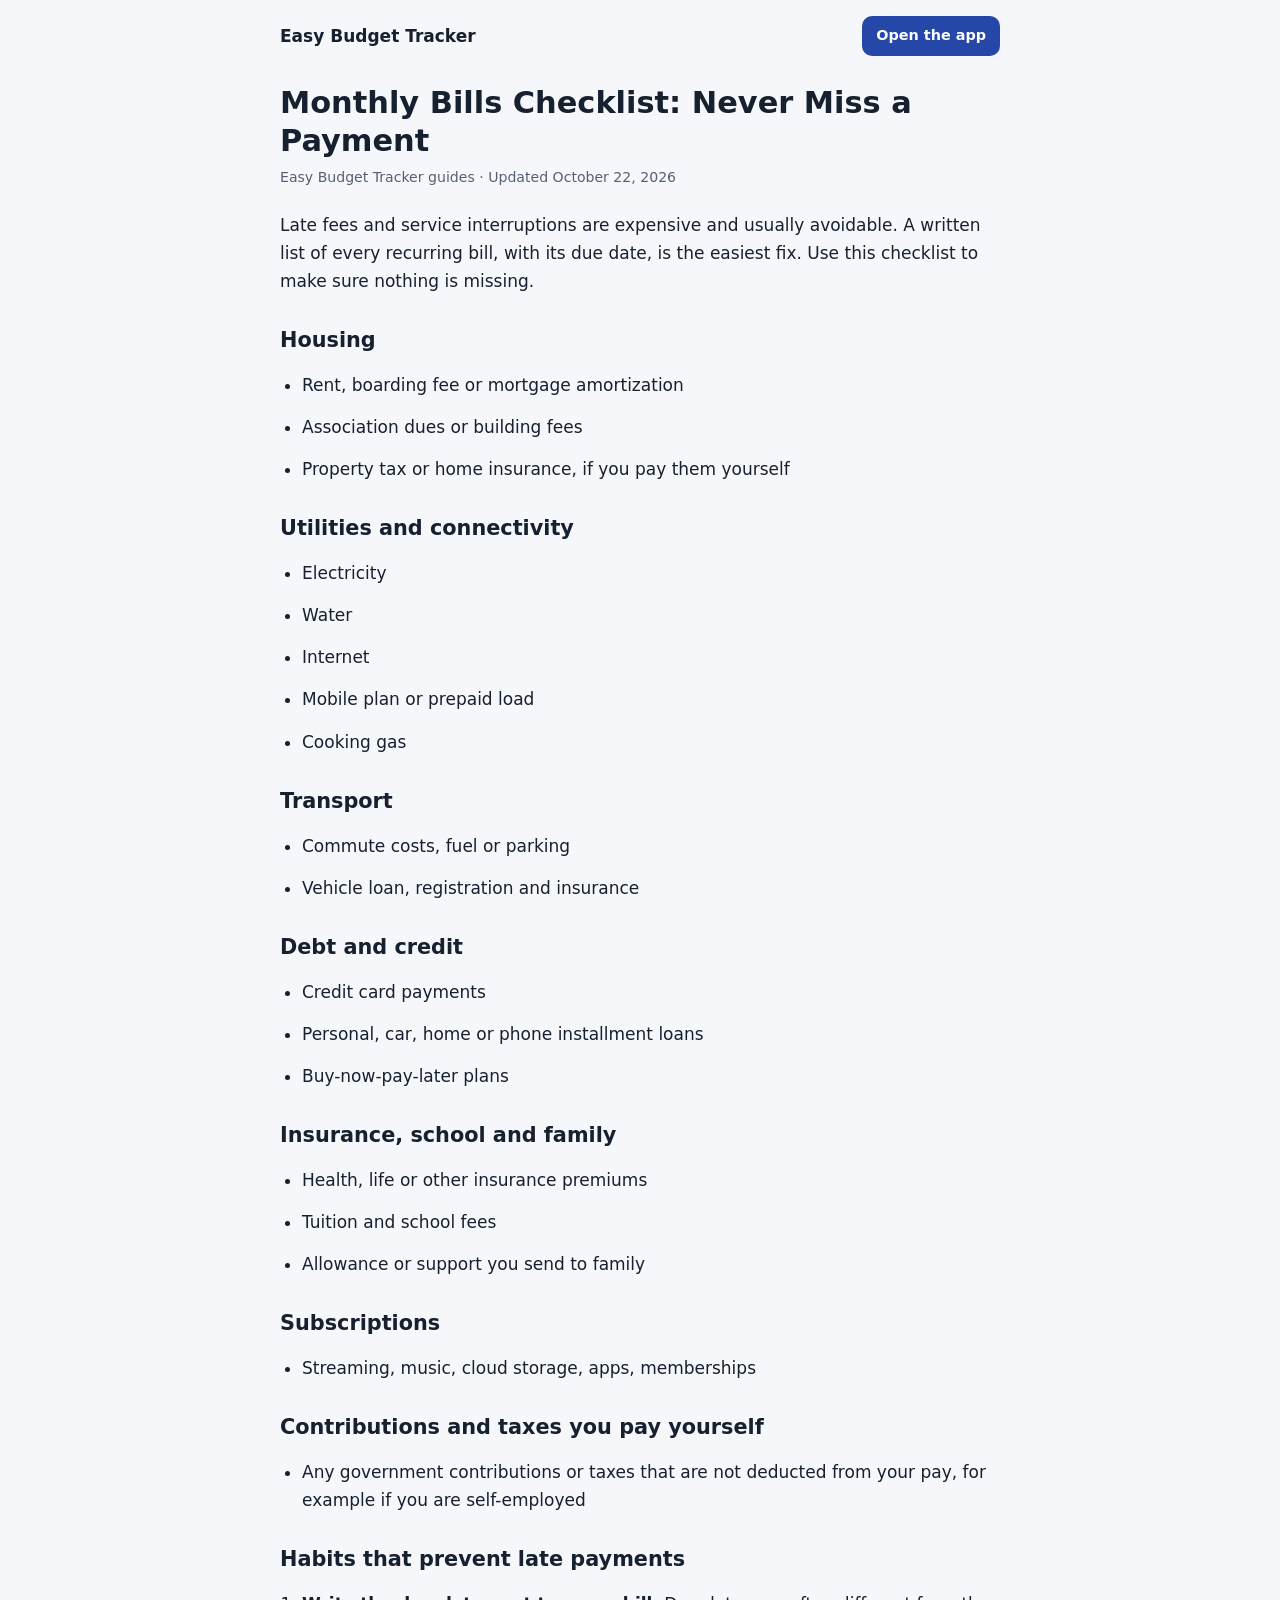
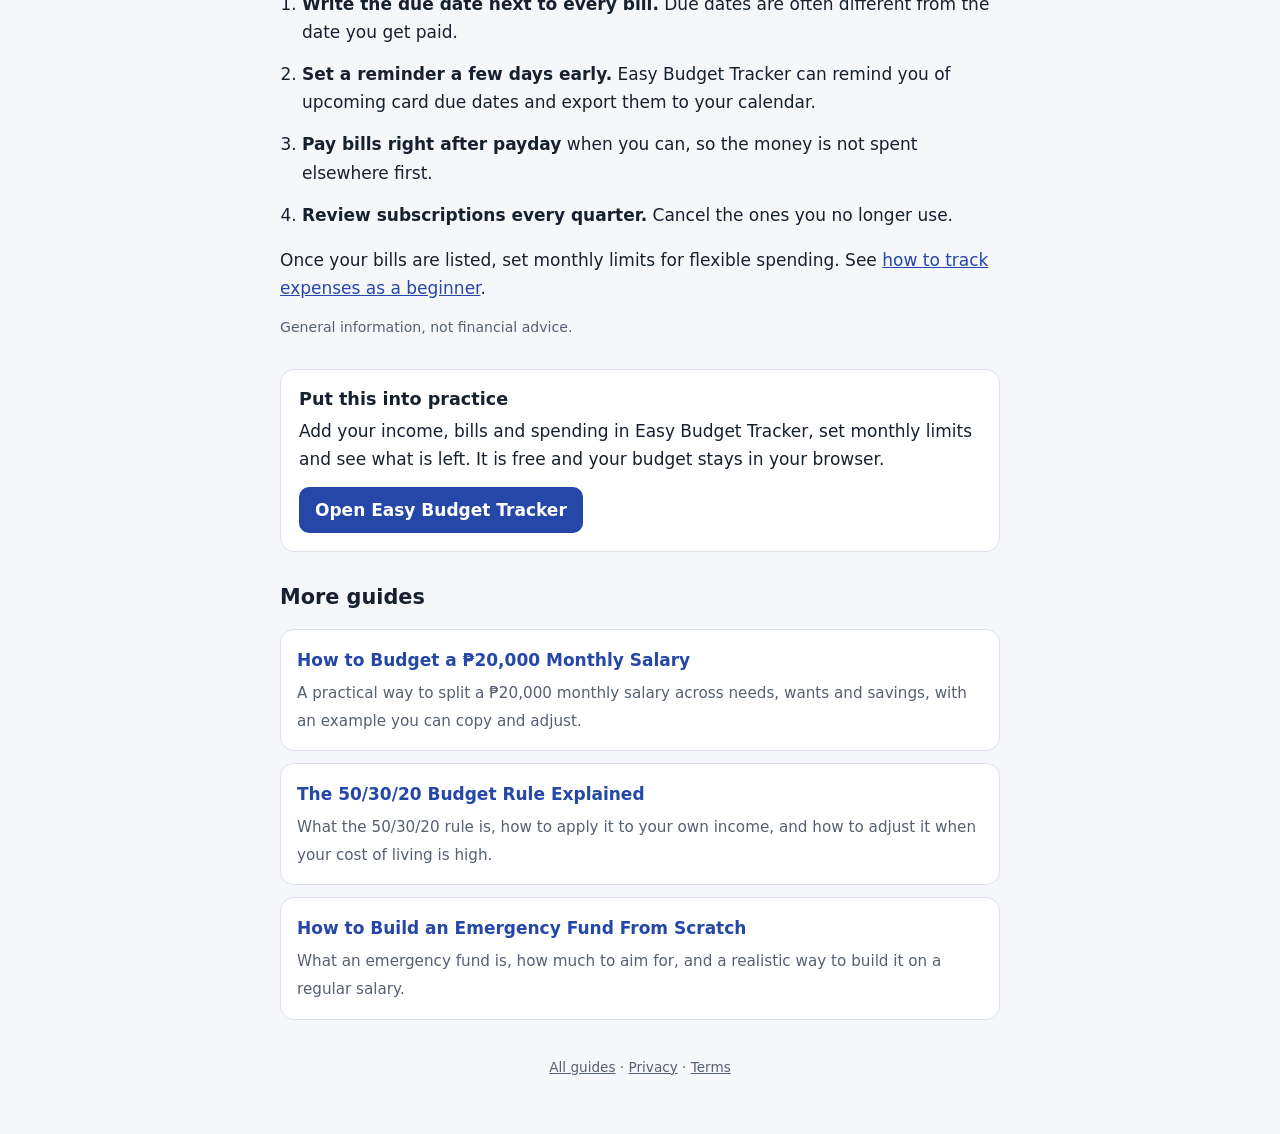
<file: guides/monthly-bills-checklist.html>
<!doctype html>
<html lang="en"><head><meta charset="utf-8"><meta name="viewport" content="width=device-width,initial-scale=1">
<title>Monthly Bills Checklist: Never Miss a Payment | Easy Budget Tracker</title>
<meta name="description" content="A checklist of the bills most households pay each month, plus simple habits for avoiding late fees.">
<link rel="canonical" href="https://ezbudgettracker.app/guides/monthly-bills-checklist.html">
<meta property="og:type" content="article"><meta property="og:site_name" content="Easy Budget Tracker">
<meta property="og:title" content="Monthly Bills Checklist: Never Miss a Payment | Easy Budget Tracker"><meta property="og:description" content="A checklist of the bills most households pay each month, plus simple habits for avoiding late fees."><meta property="og:url" content="https://ezbudgettracker.app/guides/monthly-bills-checklist.html">
<meta property="og:image" content="https://ezbudgettracker.app/icons/icon-512.png">
<link rel="icon" type="image/png" sizes="64x64" href="../icons/favicon-64.png">
<link rel="stylesheet" href="guides.css">
<script data-goatcounter="https://easybudgettracker.goatcounter.com/count" async src="https://gc.zgo.at/count.js"></script>
<script defer src="ads.js"></script>
</head><body>
<div class="top"><a href="../">Easy Budget Tracker</a><a class="app" href="../">Open the app</a></div>
<main>
<article>
<h1>Monthly Bills Checklist: Never Miss a Payment</h1>
<p class="meta">Easy Budget Tracker guides · Updated October 22, 2026</p>
<p>Late fees and service interruptions are expensive and usually avoidable. A written list of every recurring bill, with its due date, is the easiest fix. Use this checklist to make sure nothing is missing.</p>
<h2>Housing</h2><ul><li>Rent, boarding fee or mortgage amortization</li><li>Association dues or building fees</li><li>Property tax or home insurance, if you pay them yourself</li></ul>
<h2>Utilities and connectivity</h2><ul><li>Electricity</li><li>Water</li><li>Internet</li><li>Mobile plan or prepaid load</li><li>Cooking gas</li></ul>
<h2>Transport</h2><ul><li>Commute costs, fuel or parking</li><li>Vehicle loan, registration and insurance</li></ul>
<h2>Debt and credit</h2><ul><li>Credit card payments</li><li>Personal, car, home or phone installment loans</li><li>Buy-now-pay-later plans</li></ul>
<h2>Insurance, school and family</h2><ul><li>Health, life or other insurance premiums</li><li>Tuition and school fees</li><li>Allowance or support you send to family</li></ul>
<h2>Subscriptions</h2><ul><li>Streaming, music, cloud storage, apps, memberships</li></ul>
<h2>Contributions and taxes you pay yourself</h2><ul><li>Any government contributions or taxes that are not deducted from your pay, for example if you are self-employed</li></ul>
<h2>Habits that prevent late payments</h2>
<ol><li><b>Write the due date next to every bill.</b> Due dates are often different from the date you get paid.</li>
<li><b>Set a reminder a few days early.</b> Easy Budget Tracker can remind you of upcoming card due dates and export them to your calendar.</li>
<li><b>Pay bills right after payday</b> when you can, so the money is not spent elsewhere first.</li>
<li><b>Review subscriptions every quarter.</b> Cancel the ones you no longer use.</li></ol>
<p>Once your bills are listed, set monthly limits for flexible spending. See <a href="track-expenses-beginners.html">how to track expenses as a beginner</a>.</p>
<p class="note">General information, not financial advice.</p>
<div class="cta"><h2>Put this into practice</h2><p>Add your income, bills and spending in Easy Budget Tracker, set monthly limits and see what is left. It is free and your budget stays in your browser.</p><a class="btn" href="../">Open Easy Budget Tracker</a></div>
<div class="related"><h2>More guides</h2><div class="cards"><a class="card" href="budget-20000-salary-philippines.html"><b>How to Budget a ₱20,000 Monthly Salary</b><span>A practical way to split a ₱20,000 monthly salary across needs, wants and savings, with an example you can copy and adjust.</span></a><a class="card" href="50-30-20-rule.html"><b>The 50/30/20 Budget Rule Explained</b><span>What the 50/30/20 rule is, how to apply it to your own income, and how to adjust it when your cost of living is high.</span></a><a class="card" href="emergency-fund.html"><b>How to Build an Emergency Fund From Scratch</b><span>What an emergency fund is, how much to aim for, and a realistic way to build it on a regular salary.</span></a></div></div>
</article>
</main>
<footer><a href="./">All guides</a> · <a href="../privacy.html">Privacy</a> · <a href="../terms.html">Terms</a></footer>
</body></html>
</file>
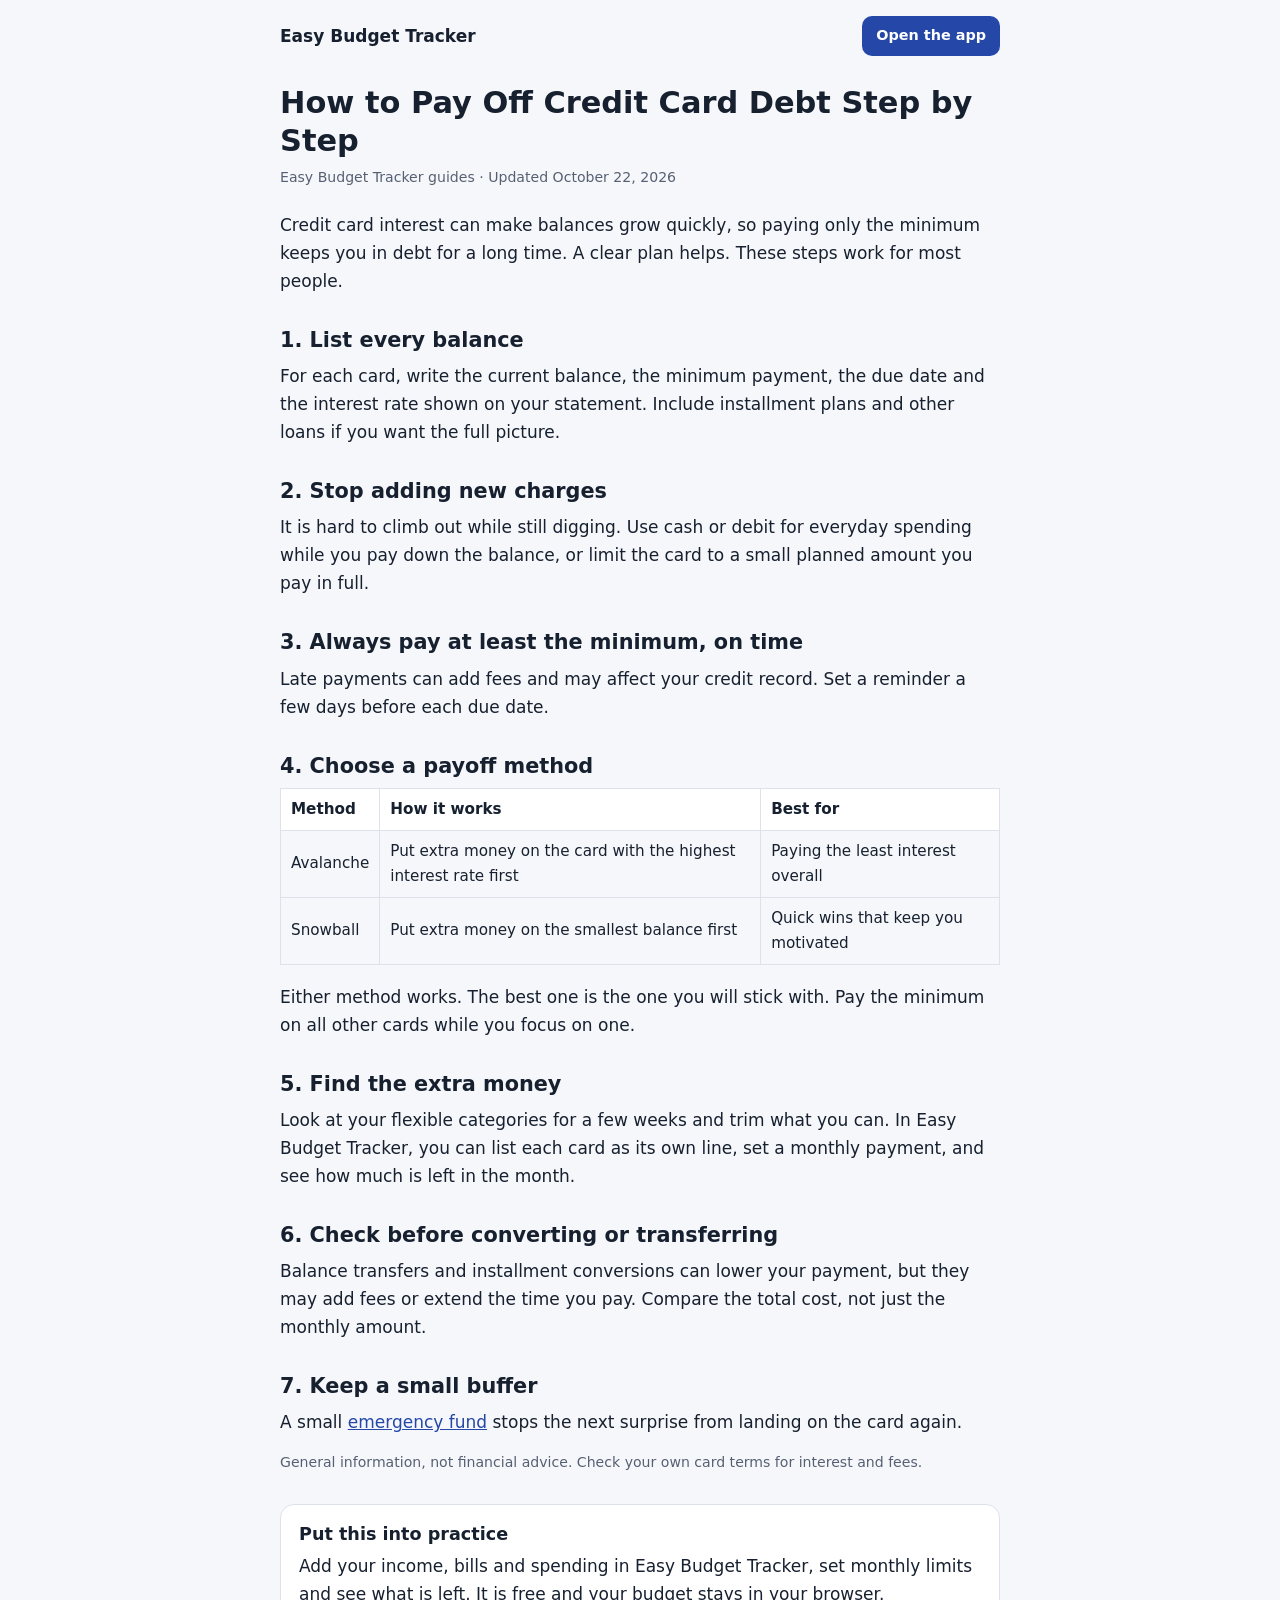
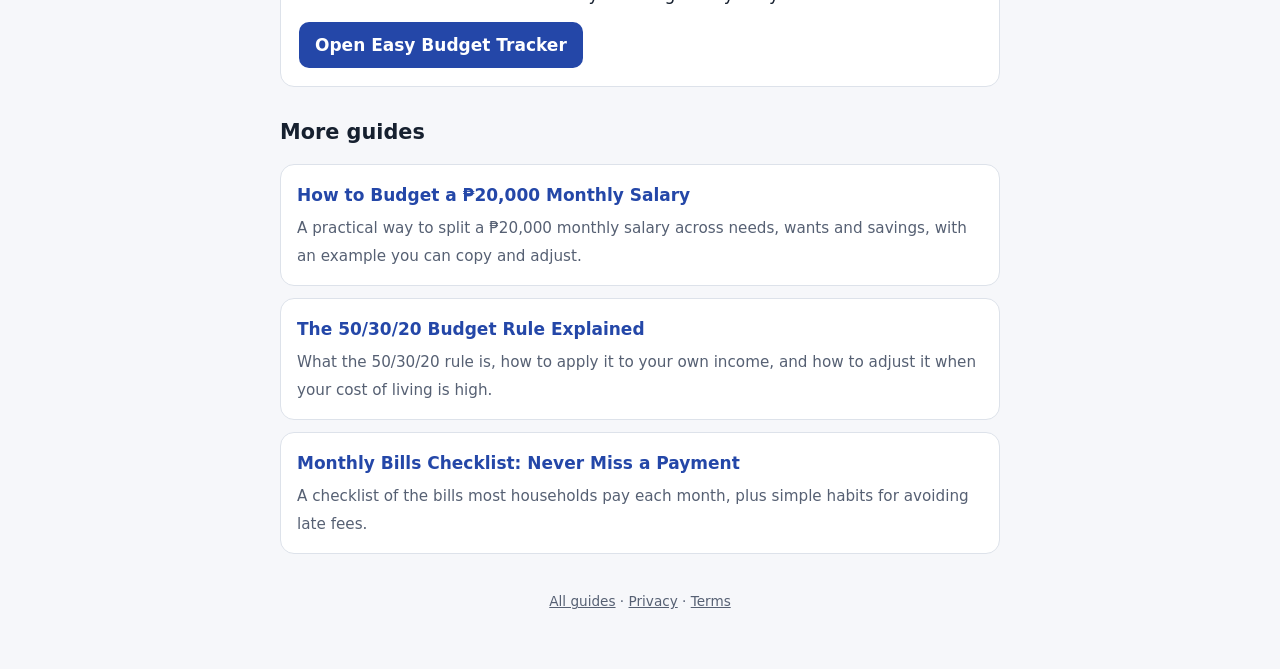
<file: guides/pay-off-credit-card-debt.html>
<!doctype html>
<html lang="en"><head><meta charset="utf-8"><meta name="viewport" content="width=device-width,initial-scale=1">
<title>How to Pay Off Credit Card Debt Step by Step | Easy Budget Tracker</title>
<meta name="description" content="A clear plan for paying down credit card balances, including the avalanche and snowball methods.">
<link rel="canonical" href="https://ezbudgettracker.app/guides/pay-off-credit-card-debt.html">
<meta property="og:type" content="article"><meta property="og:site_name" content="Easy Budget Tracker">
<meta property="og:title" content="How to Pay Off Credit Card Debt Step by Step | Easy Budget Tracker"><meta property="og:description" content="A clear plan for paying down credit card balances, including the avalanche and snowball methods."><meta property="og:url" content="https://ezbudgettracker.app/guides/pay-off-credit-card-debt.html">
<meta property="og:image" content="https://ezbudgettracker.app/icons/icon-512.png">
<link rel="icon" type="image/png" sizes="64x64" href="../icons/favicon-64.png">
<link rel="stylesheet" href="guides.css">
<script data-goatcounter="https://easybudgettracker.goatcounter.com/count" async src="https://gc.zgo.at/count.js"></script>
<script defer src="ads.js"></script>
</head><body>
<div class="top"><a href="../">Easy Budget Tracker</a><a class="app" href="../">Open the app</a></div>
<main>
<article>
<h1>How to Pay Off Credit Card Debt Step by Step</h1>
<p class="meta">Easy Budget Tracker guides · Updated October 22, 2026</p>
<p>Credit card interest can make balances grow quickly, so paying only the minimum keeps you in debt for a long time. A clear plan helps. These steps work for most people.</p>
<h2>1. List every balance</h2>
<p>For each card, write the current balance, the minimum payment, the due date and the interest rate shown on your statement. Include installment plans and other loans if you want the full picture.</p>
<h2>2. Stop adding new charges</h2>
<p>It is hard to climb out while still digging. Use cash or debit for everyday spending while you pay down the balance, or limit the card to a small planned amount you pay in full.</p>
<h2>3. Always pay at least the minimum, on time</h2>
<p>Late payments can add fees and may affect your credit record. Set a reminder a few days before each due date.</p>
<h2>4. Choose a payoff method</h2>
<table><tr><th>Method</th><th>How it works</th><th>Best for</th></tr>
<tr><td>Avalanche</td><td>Put extra money on the card with the highest interest rate first</td><td>Paying the least interest overall</td></tr>
<tr><td>Snowball</td><td>Put extra money on the smallest balance first</td><td>Quick wins that keep you motivated</td></tr></table>
<p>Either method works. The best one is the one you will stick with. Pay the minimum on all other cards while you focus on one.</p>
<h2>5. Find the extra money</h2>
<p>Look at your flexible categories for a few weeks and trim what you can. In Easy Budget Tracker, you can list each card as its own line, set a monthly payment, and see how much is left in the month.</p>
<h2>6. Check before converting or transferring</h2>
<p>Balance transfers and installment conversions can lower your payment, but they may add fees or extend the time you pay. Compare the total cost, not just the monthly amount.</p>
<h2>7. Keep a small buffer</h2>
<p>A small <a href="emergency-fund.html">emergency fund</a> stops the next surprise from landing on the card again.</p>
<p class="note">General information, not financial advice. Check your own card terms for interest and fees.</p>
<div class="cta"><h2>Put this into practice</h2><p>Add your income, bills and spending in Easy Budget Tracker, set monthly limits and see what is left. It is free and your budget stays in your browser.</p><a class="btn" href="../">Open Easy Budget Tracker</a></div>
<div class="related"><h2>More guides</h2><div class="cards"><a class="card" href="budget-20000-salary-philippines.html"><b>How to Budget a ₱20,000 Monthly Salary</b><span>A practical way to split a ₱20,000 monthly salary across needs, wants and savings, with an example you can copy and adjust.</span></a><a class="card" href="50-30-20-rule.html"><b>The 50/30/20 Budget Rule Explained</b><span>What the 50/30/20 rule is, how to apply it to your own income, and how to adjust it when your cost of living is high.</span></a><a class="card" href="monthly-bills-checklist.html"><b>Monthly Bills Checklist: Never Miss a Payment</b><span>A checklist of the bills most households pay each month, plus simple habits for avoiding late fees.</span></a></div></div>
</article>
</main>
<footer><a href="./">All guides</a> · <a href="../privacy.html">Privacy</a> · <a href="../terms.html">Terms</a></footer>
</body></html>
</file>
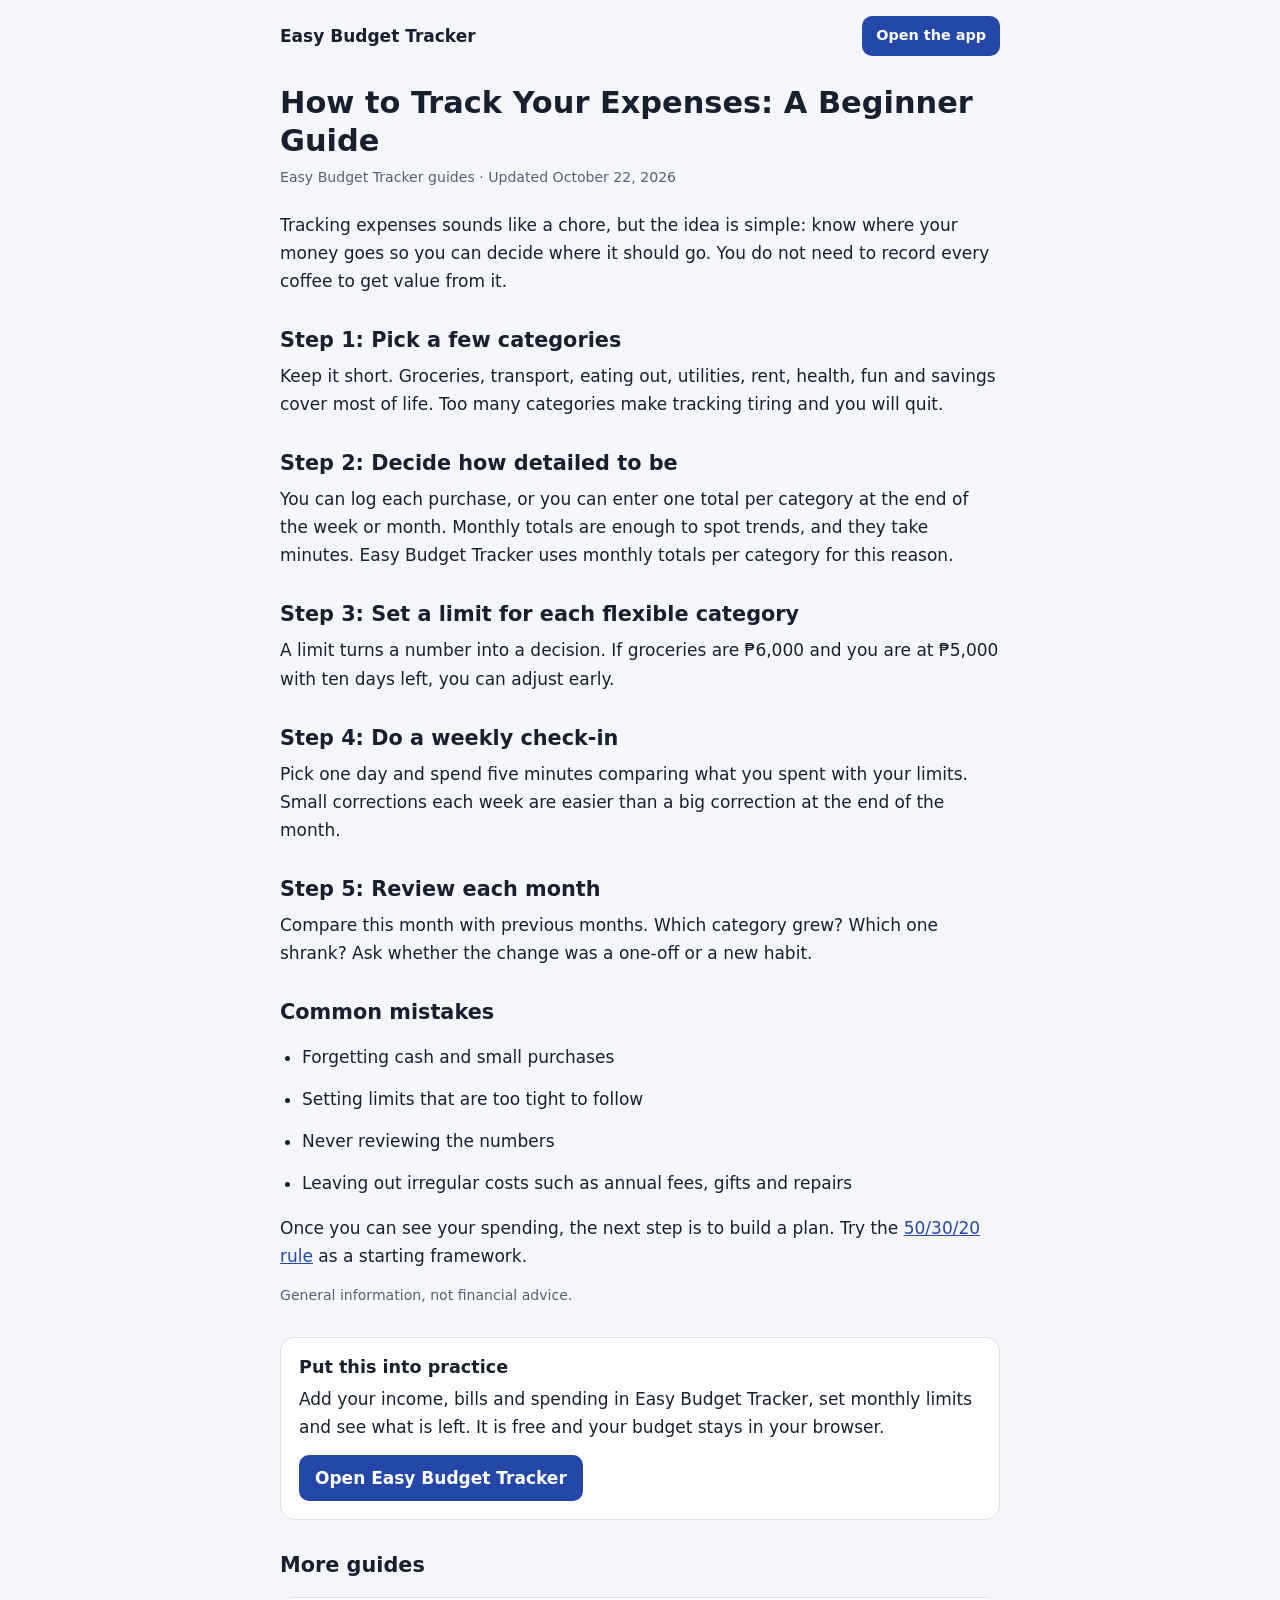
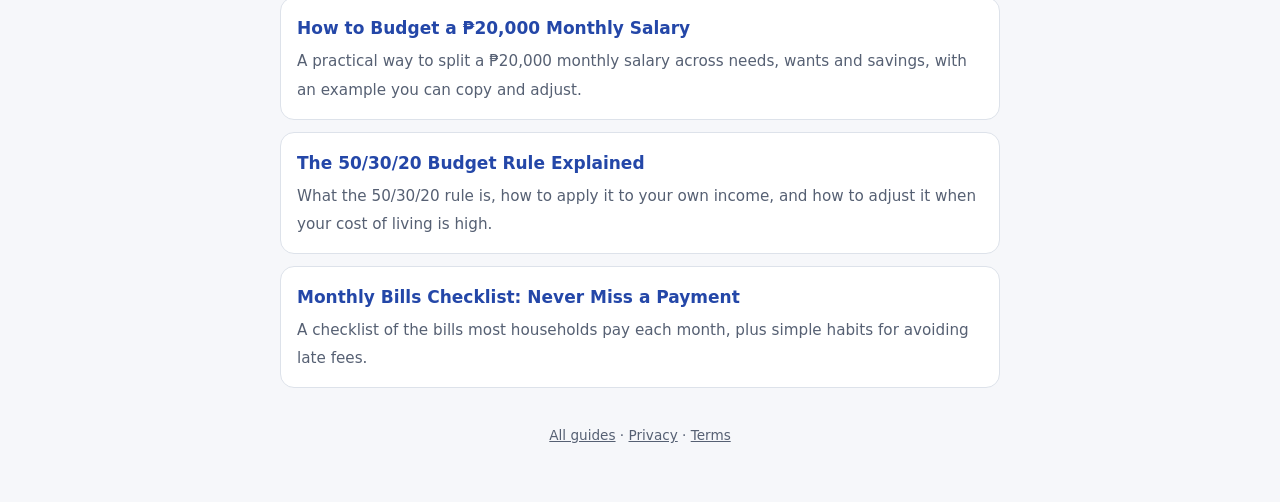
<file: guides/track-expenses-beginners.html>
<!doctype html>
<html lang="en"><head><meta charset="utf-8"><meta name="viewport" content="width=device-width,initial-scale=1">
<title>How to Track Your Expenses: A Beginner Guide | Easy Budget Tracker</title>
<meta name="description" content="A simple way to start tracking where your money goes, without spreadsheets or spending hours each week.">
<link rel="canonical" href="https://ezbudgettracker.app/guides/track-expenses-beginners.html">
<meta property="og:type" content="article"><meta property="og:site_name" content="Easy Budget Tracker">
<meta property="og:title" content="How to Track Your Expenses: A Beginner Guide | Easy Budget Tracker"><meta property="og:description" content="A simple way to start tracking where your money goes, without spreadsheets or spending hours each week."><meta property="og:url" content="https://ezbudgettracker.app/guides/track-expenses-beginners.html">
<meta property="og:image" content="https://ezbudgettracker.app/icons/icon-512.png">
<link rel="icon" type="image/png" sizes="64x64" href="../icons/favicon-64.png">
<link rel="stylesheet" href="guides.css">
<script data-goatcounter="https://easybudgettracker.goatcounter.com/count" async src="https://gc.zgo.at/count.js"></script>
<script defer src="ads.js"></script>
</head><body>
<div class="top"><a href="../">Easy Budget Tracker</a><a class="app" href="../">Open the app</a></div>
<main>
<article>
<h1>How to Track Your Expenses: A Beginner Guide</h1>
<p class="meta">Easy Budget Tracker guides · Updated October 22, 2026</p>
<p>Tracking expenses sounds like a chore, but the idea is simple: know where your money goes so you can decide where it should go. You do not need to record every coffee to get value from it.</p>
<h2>Step 1: Pick a few categories</h2>
<p>Keep it short. Groceries, transport, eating out, utilities, rent, health, fun and savings cover most of life. Too many categories make tracking tiring and you will quit.</p>
<h2>Step 2: Decide how detailed to be</h2>
<p>You can log each purchase, or you can enter one total per category at the end of the week or month. Monthly totals are enough to spot trends, and they take minutes. Easy Budget Tracker uses monthly totals per category for this reason.</p>
<h2>Step 3: Set a limit for each flexible category</h2>
<p>A limit turns a number into a decision. If groceries are ₱6,000 and you are at ₱5,000 with ten days left, you can adjust early.</p>
<h2>Step 4: Do a weekly check-in</h2>
<p>Pick one day and spend five minutes comparing what you spent with your limits. Small corrections each week are easier than a big correction at the end of the month.</p>
<h2>Step 5: Review each month</h2>
<p>Compare this month with previous months. Which category grew? Which one shrank? Ask whether the change was a one-off or a new habit.</p>
<h2>Common mistakes</h2>
<ul><li>Forgetting cash and small purchases</li><li>Setting limits that are too tight to follow</li><li>Never reviewing the numbers</li><li>Leaving out irregular costs such as annual fees, gifts and repairs</li></ul>
<p>Once you can see your spending, the next step is to build a plan. Try the <a href="50-30-20-rule.html">50/30/20 rule</a> as a starting framework.</p>
<p class="note">General information, not financial advice.</p>
<div class="cta"><h2>Put this into practice</h2><p>Add your income, bills and spending in Easy Budget Tracker, set monthly limits and see what is left. It is free and your budget stays in your browser.</p><a class="btn" href="../">Open Easy Budget Tracker</a></div>
<div class="related"><h2>More guides</h2><div class="cards"><a class="card" href="budget-20000-salary-philippines.html"><b>How to Budget a ₱20,000 Monthly Salary</b><span>A practical way to split a ₱20,000 monthly salary across needs, wants and savings, with an example you can copy and adjust.</span></a><a class="card" href="50-30-20-rule.html"><b>The 50/30/20 Budget Rule Explained</b><span>What the 50/30/20 rule is, how to apply it to your own income, and how to adjust it when your cost of living is high.</span></a><a class="card" href="monthly-bills-checklist.html"><b>Monthly Bills Checklist: Never Miss a Payment</b><span>A checklist of the bills most households pay each month, plus simple habits for avoiding late fees.</span></a></div></div>
</article>
</main>
<footer><a href="./">All guides</a> · <a href="../privacy.html">Privacy</a> · <a href="../terms.html">Terms</a></footer>
</body></html>
</file>
<file: styles.css>
/* Easy Budget Tracker styles. Rule order matters (later rules override earlier ones), so do not reorder. */
@font-face{font-family:'Inter';font-weight:400;font-style:normal;font-display:swap;src:url(fonts/inter-400.woff) format('woff')}
@font-face{font-family:'Inter';font-weight:500;font-style:normal;font-display:swap;src:url(fonts/inter-500.woff) format('woff')}
@font-face{font-family:'Inter';font-weight:600;font-style:normal;font-display:swap;src:url(fonts/inter-600.woff) format('woff')}
@font-face{font-family:'Nunito';font-weight:800;font-style:normal;font-display:swap;src:url(fonts/nunito-800.woff) format('woff')}
@font-face{font-family:'Inter Display';font-weight:700;font-style:normal;font-display:swap;src:url(fonts/inter-display-700.woff) format('woff')}
@font-face{font-family:'Inter Display';font-weight:800;font-style:normal;font-display:swap;src:url(fonts/inter-display-800.woff) format('woff')}
@font-face{font-family:'Inter Display';font-weight:900;font-style:normal;font-display:swap;src:url(fonts/inter-display-900.woff) format('woff')}
[hidden]{display:none!important}body{margin:0}:root{--c-collect:#e5484d;--c-back:#ffffff}
:root[data-theme$="-light"],:root[data-theme="white"]{--c-collect:#d93a40;--c-back:#1b1f27}
.khint{font-size:.72rem;font-weight:500;color:var(--muted);margin-left:4px}
.pg-hint{font-size:.9rem;font-weight:500;color:var(--muted)}
.help-body{padding:2px 14px 14px;font-size:.93rem;line-height:1.55}
.help-body ul,.help-body ol{padding-left:20px;margin:6px 0}.help-body li{margin:5px 0}.help-body p{margin:6px 0}
.pg-meta .prog{margin-top:6px}
.prog.cl i{background:var(--c-collect)}
html{scroll-padding-top:calc(var(--topH,0px) + 8px)}
.top{position:sticky;top:0;z-index:25;background:var(--bg);box-shadow:0 0 0 100vmax var(--bg);clip-path:inset(0 -100vmax);border-bottom:1px solid var(--line);padding-block:8px;margin-block:-8px 0}
.pg-limit{top:calc(var(--topH,0px) + 6px)!important}
.panel .ph{flex-wrap:wrap}.panel .ph h2{min-width:0;flex:1 1 auto}.panel .ph .tot{flex:0 1 auto;min-width:0;margin-left:auto;text-align:right;max-width:100%;overflow-wrap:anywhere}
.chip{padding:8px 12px;min-height:36px}.foot a{display:inline-block;padding:10px 6px}.rec-h a{display:inline-block;padding:8px 6px}input.bad{border-color:#ef6a6a!important;box-shadow:0 0 0 1px #ef6a6a}input.bad::placeholder{color:#ef6a6a;opacity:1}.amt.bad{border-color:#ef6a6a!important;box-shadow:0 0 0 1px #ef6a6a}.amt.bad::placeholder{color:#ef6a6a;opacity:1}
.insights,.insights *{min-width:0;overflow-wrap:anywhere}
input[type=month],input[type=date]{-webkit-appearance:none;appearance:none;min-width:0;max-width:100%;box-sizing:border-box}
/* Layout: one summary card (the remaining balance) over a 12-month strip, then one panel per money group.
   Palette: cool paper grey, ink navy, one blue for actions; four group hues double as the stacked-bar legend. */
/* Themes: blue (dark) is the default; data-theme on <html> switches the others. */
:root{
  --font-display:'Inter Display','Inter','Segoe UI',system-ui,sans-serif;
  --font-body:'Inter','Segoe UI',system-ui,sans-serif;
  --bg:#0f141c;
  --surface:#171e29;
  --ink:#e8ecf3;
  --muted:#9aa6b8;
  --line:#2a3342;
  --field:#1d2633;
  --accent:#8fb0ff;
  --accent-ink:#0f141c;
  --pos:#4cc9a3;
  --neg:#ff8a78;
  --c-income:#e8ecf3;
  --c-bills:#7ea2f0;
  --c-spend:#f0b54e;
  --c-save:#4cc9a3;
  --c-loan:#b793ee;
  --c-card:#f08ab4;
  --c-left:#2b3342;
  color-scheme:dark}
:root[data-theme="blue-dark"]{
  --bg:#0f141c;
  --surface:#171e29;
  --ink:#e8ecf3;
  --muted:#9aa6b8;
  --line:#2a3342;
  --field:#1d2633;
  --accent:#8fb0ff;
  --accent-ink:#0f141c;
  --pos:#4cc9a3;
  --neg:#ff8a78;
  --c-income:#e8ecf3;
  --c-bills:#7ea2f0;
  --c-spend:#f0b54e;
  --c-save:#4cc9a3;
  --c-loan:#b793ee;
  --c-card:#f08ab4;
  --c-left:#2b3342;
  color-scheme:dark}
:root[data-theme="blue-light"]{
  --bg:#f2f4f7;
  --surface:#ffffff;
  --ink:#172033;
  --muted:#5c6779;
  --line:#dde2ea;
  --field:#f6f8fa;
  --accent:#2447a8;
  --accent-ink:#ffffff;
  --pos:#12805f;
  --neg:#c23b2a;
  --c-income:#172033;
  --c-bills:#3a66c9;
  --c-spend:#d98e1f;
  --c-save:#1f9b7a;
  --c-loan:#8a5bc2;
  --c-card:#c2478a;
  --c-left:#d9dee6;
  color-scheme:light}
:root[data-theme="black"]{
  --bg:#000000;
  --surface:#0c0c0c;
  --ink:#f2f2f2;
  --muted:#9b9b9b;
  --line:#262626;
  --field:#161616;
  --accent:#ffffff;
  --accent-ink:#000000;
  --pos:#4cc9a3;
  --neg:#ff8a78;
  --c-income:#f2f2f2;
  --c-bills:#7ea2f0;
  --c-spend:#f0b54e;
  --c-save:#4cc9a3;
  --c-loan:#b793ee;
  --c-card:#f08ab4;
  --c-left:#2a2a2a;
  color-scheme:dark}
:root[data-theme="white"]{
  --bg:#ffffff;
  --surface:#f6f7f9;
  --ink:#111318;
  --muted:#5d6470;
  --line:#dfe2e7;
  --field:#ffffff;
  --accent:#111318;
  --accent-ink:#ffffff;
  --pos:#12805f;
  --neg:#c23b2a;
  --c-income:#111318;
  --c-bills:#3a66c9;
  --c-spend:#d98e1f;
  --c-save:#1f9b7a;
  --c-loan:#8a5bc2;
  --c-card:#c2478a;
  --c-left:#e1e4ea;
  color-scheme:light}
:root[data-theme="pink-light"]{
  --bg:#fdf1f6;
  --surface:#ffffff;
  --ink:#3a1b2a;
  --muted:#82566d;
  --line:#f1d2e0;
  --field:#fff6f9;
  --accent:#c2306f;
  --accent-ink:#ffffff;
  --pos:#12805f;
  --neg:#c23b2a;
  --c-income:#3a1b2a;
  --c-bills:#4a6fd1;
  --c-spend:#d98e1f;
  --c-save:#1f9b7a;
  --c-loan:#8a5bc2;
  --c-card:#e0408a;
  --c-left:#f1dbe5;
  color-scheme:light}
:root[data-theme="pink-dark"]{
  --bg:#1a0f16;
  --surface:#251722;
  --ink:#f7e8ef;
  --muted:#c49bb0;
  --line:#3b2434;
  --field:#2d1b28;
  --accent:#ff8fbf;
  --accent-ink:#1a0f16;
  --pos:#4cc9a3;
  --neg:#ff8a78;
  --c-income:#f7e8ef;
  --c-bills:#8fb0ff;
  --c-spend:#f0b54e;
  --c-save:#4cc9a3;
  --c-loan:#c4a0f0;
  --c-card:#ff8fbf;
  --c-left:#3b2434;
  color-scheme:dark}
:root[data-theme="green-dark"]{
  --bg:#0e1813;
  --surface:#16241d;
  --ink:#e9f2ed;
  --muted:#a8bdb2;
  --line:#2b4035;
  --field:#1d2f26;
  --accent:#7bf4b4;
  --accent-ink:#0e1813;
  --pos:#4cc9a3;
  --neg:#ff8a78;
  --c-income:#e9f2ed;
  --c-bills:#7ea2f0;
  --c-spend:#f0b54e;
  --c-save:#4cc9a3;
  --c-loan:#b793ee;
  --c-card:#f08ab4;
  --c-left:#293d32;
  color-scheme:dark}
:root[data-theme="green-light"]{
  --bg:#eef7f2;
  --surface:#ffffff;
  --ink:#142e20;
  --muted:#4b6c5b;
  --line:#d1e6db;
  --field:#f4faf7;
  --accent:#157542;
  --accent-ink:#ffffff;
  --pos:#12805f;
  --neg:#c23b2a;
  --c-income:#142e20;
  --c-bills:#3a66c9;
  --c-spend:#d98e1f;
  --c-save:#1f9b7a;
  --c-loan:#8a5bc2;
  --c-card:#c2478a;
  --c-left:#d2e4db;
  color-scheme:light}
:root[data-theme="teal-dark"]{
  --bg:#0e1818;
  --surface:#162424;
  --ink:#e9f1f2;
  --muted:#a8bcbd;
  --line:#2b4040;
  --field:#1d2f2f;
  --accent:#7bf0f4;
  --accent-ink:#0e1818;
  --pos:#4cc9a3;
  --neg:#ff8a78;
  --c-income:#e9f1f2;
  --c-bills:#7ea2f0;
  --c-spend:#f0b54e;
  --c-save:#4cc9a3;
  --c-loan:#b793ee;
  --c-card:#f08ab4;
  --c-left:#293d3d;
  color-scheme:dark}
:root[data-theme="teal-light"]{
  --bg:#eef6f7;
  --surface:#ffffff;
  --ink:#142e2e;
  --muted:#4b6b6c;
  --line:#d1e5e6;
  --field:#f4fafa;
  --accent:#157275;
  --accent-ink:#ffffff;
  --pos:#12805f;
  --neg:#c23b2a;
  --c-income:#142e2e;
  --c-bills:#3a66c9;
  --c-spend:#d98e1f;
  --c-save:#1f9b7a;
  --c-loan:#8a5bc2;
  --c-card:#c2478a;
  --c-left:#d2e4e4;
  color-scheme:light}
:root[data-theme="purple-dark"]{
  --bg:#130e18;
  --surface:#1d1624;
  --ink:#ede9f2;
  --muted:#b2a8bd;
  --line:#352b40;
  --field:#261d2f;
  --accent:#b47bf4;
  --accent-ink:#130e18;
  --pos:#4cc9a3;
  --neg:#ff8a78;
  --c-income:#ede9f2;
  --c-bills:#7ea2f0;
  --c-spend:#f0b54e;
  --c-save:#4cc9a3;
  --c-loan:#b793ee;
  --c-card:#f08ab4;
  --c-left:#32293d;
  color-scheme:dark}
:root[data-theme="purple-light"]{
  --bg:#f2eef7;
  --surface:#ffffff;
  --ink:#20142e;
  --muted:#5b4b6c;
  --line:#dbd1e6;
  --field:#f7f4fa;
  --accent:#531a93;
  --accent-ink:#ffffff;
  --pos:#12805f;
  --neg:#c23b2a;
  --c-income:#20142e;
  --c-bills:#3a66c9;
  --c-spend:#d98e1f;
  --c-save:#1f9b7a;
  --c-loan:#8a5bc2;
  --c-card:#c2478a;
  --c-left:#dbd2e4;
  color-scheme:light}
:root[data-theme="red-dark"]{
  --bg:#180e0e;
  --surface:#241617;
  --ink:#f2e9e9;
  --muted:#bda8a9;
  --line:#402b2c;
  --field:#2f1d1e;
  --accent:#f47b83;
  --accent-ink:#180e0e;
  --pos:#4cc9a3;
  --neg:#ff8a78;
  --c-income:#f2e9e9;
  --c-bills:#7ea2f0;
  --c-spend:#f0b54e;
  --c-save:#4cc9a3;
  --c-loan:#b793ee;
  --c-card:#f08ab4;
  --c-left:#3d292a;
  color-scheme:dark}
:root[data-theme="red-light"]{
  --bg:#f7eeee;
  --surface:#ffffff;
  --ink:#2e1416;
  --muted:#6c4b4d;
  --line:#e6d1d2;
  --field:#faf4f5;
  --accent:#931a22;
  --accent-ink:#ffffff;
  --pos:#12805f;
  --neg:#c23b2a;
  --c-income:#2e1416;
  --c-bills:#3a66c9;
  --c-spend:#d98e1f;
  --c-save:#1f9b7a;
  --c-loan:#8a5bc2;
  --c-card:#c2478a;
  --c-left:#e4d2d4;
  color-scheme:light}
:root[data-theme="orange-dark"]{
  --bg:#18120e;
  --surface:#241c16;
  --ink:#f2ede9;
  --muted:#bdb1a8;
  --line:#40342b;
  --field:#2f251d;
  --accent:#f4b07b;
  --accent-ink:#18120e;
  --pos:#4cc9a3;
  --neg:#ff8a78;
  --c-income:#f2ede9;
  --c-bills:#7ea2f0;
  --c-spend:#f0b54e;
  --c-save:#4cc9a3;
  --c-loan:#b793ee;
  --c-card:#f08ab4;
  --c-left:#3d3229;
  color-scheme:dark}
:root[data-theme="orange-light"]{
  --bg:#f7f2ee;
  --surface:#ffffff;
  --ink:#2e1f14;
  --muted:#6c5a4b;
  --line:#e6dad1;
  --field:#faf7f4;
  --accent:#824517;
  --accent-ink:#ffffff;
  --pos:#12805f;
  --neg:#c23b2a;
  --c-income:#2e1f14;
  --c-bills:#3a66c9;
  --c-spend:#d98e1f;
  --c-save:#1f9b7a;
  --c-loan:#8a5bc2;
  --c-card:#c2478a;
  --c-left:#e4dad2;
  color-scheme:light}
:root[data-theme="yellow-dark"]{
  --bg:#18160e;
  --surface:#242116;
  --ink:#f2f0e9;
  --muted:#bdb8a8;
  --line:#403b2b;
  --field:#2f2b1d;
  --accent:#f4d87b;
  --accent-ink:#18160e;
  --pos:#4cc9a3;
  --neg:#ff8a78;
  --c-income:#f2f0e9;
  --c-bills:#7ea2f0;
  --c-spend:#f0b54e;
  --c-save:#4cc9a3;
  --c-loan:#b793ee;
  --c-card:#f08ab4;
  --c-left:#3d3829;
  color-scheme:dark}
:root[data-theme="yellow-light"]{
  --bg:#f7f5ee;
  --surface:#ffffff;
  --ink:#2e2814;
  --muted:#6c654b;
  --line:#e6e1d1;
  --field:#faf9f4;
  --accent:#826917;
  --accent-ink:#ffffff;
  --pos:#12805f;
  --neg:#c23b2a;
  --c-income:#2e2814;
  --c-bills:#3a66c9;
  --c-spend:#d98e1f;
  --c-save:#1f9b7a;
  --c-loan:#8a5bc2;
  --c-card:#c2478a;
  --c-left:#e4e0d2;
  color-scheme:light}
*{box-sizing:border-box}
body{background:var(--bg);color:var(--ink);font-family:var(--font-body);font-size:15px;line-height:1.45;
  padding-inline:max(16px,env(safe-area-inset-left,0px)) max(16px,env(safe-area-inset-right,0px));padding-block:calc(20px + env(safe-area-inset-top,0px)) calc(48px + env(safe-area-inset-bottom,0px))}
.wrap{max-width:1040px;margin:0 auto;display:flex;flex-direction:column;gap:18px}
button,input,select{font:inherit;color:inherit}
button{cursor:pointer}
:focus-visible{outline:2px solid var(--accent);outline-offset:2px;border-radius:6px}
.num{font-variant-numeric:tabular-nums}

/* header */
.top{display:flex;align-items:center;justify-content:space-between;gap:12px;flex-wrap:wrap}
.brand{font-family:var(--font-display);font-weight:700;font-size:1.05rem;letter-spacing:-.01em;margin:0}
.nav{display:flex;align-items:center;gap:6px}
.nav .month{font-family:var(--font-display);font-weight:700;font-size:1.35rem;min-width:9.5ch;text-align:center;letter-spacing:-.01em}
.ibtn{border:1px solid var(--line);background:var(--surface);border-radius:10px;width:36px;height:36px;display:grid;place-items:center;font-size:1.1rem;line-height:1}
.ibtn:hover{border-color:var(--accent)}
.tbtn{border:1px solid var(--line);background:var(--surface);border-radius:10px;padding:7px 12px;font-weight:500;font-size:.9rem}
.tbtn:hover{border-color:var(--accent)}
.tbtn.primary{background:var(--accent);color:var(--accent-ink);border-color:var(--accent)}
.tools{display:flex;gap:8px;align-items:center}

/* collapsible categories */
.ph{position:relative}
.foldbtn{background:none;border:0;padding:0;font:inherit;color:inherit;letter-spacing:inherit;text-align:left;display:inline-flex;align-items:center;gap:8px;cursor:pointer}
.foldbtn::after{content:'';position:absolute;inset:0;border-radius:14px}
.foldbtn:focus-visible{outline:none}
.foldbtn:focus-visible::after{outline:2px solid var(--accent);outline-offset:-2px}
.chev{display:inline-block;color:var(--muted);font-size:.85em;transition:transform .15s}
.panel.folded .chev{transform:rotate(-90deg)}
.panel.folded .ph{border-bottom:0}
.foldbar{display:flex;justify-content:flex-end;margin:-8px 0 -8px}

/* theme picker */
.themes{display:flex;flex-wrap:wrap;gap:8px}
.th{display:inline-flex;align-items:center;gap:8px}
.th.on{border-color:var(--accent);box-shadow:0 0 0 1px var(--accent)}
.th .dot{width:16px;height:16px;border-radius:50%;border:1px solid var(--line);flex:none}

/* card due banner */
#dueBanner:empty{display:none}
.due{display:grid;grid-template-columns:minmax(0,1fr);gap:8px;background:var(--surface);border:1px solid var(--c-card);border-radius:12px;padding:10px 14px}
.dueRow{display:flex;gap:10px;align-items:center;justify-content:space-between;flex-wrap:wrap}
.dueRow span{min-width:0;overflow-wrap:anywhere;flex:1 1 150px}
.dueRow+.dueRow{border-top:1px solid var(--line);padding-top:8px}
.dueRow .tbtn{flex:none}
.dueRow.late span{color:var(--neg)}
.dueMore{justify-self:start;padding:2px 0;font-size:.88rem}

/* notice */
.notice{display:flex;gap:12px;align-items:center;justify-content:space-between;flex-wrap:wrap;background:var(--surface);border:1px dashed var(--muted);border-radius:12px;padding:12px 14px}
.notice p{margin:0;min-width:0;flex:1 1 260px}
.notice .acts{display:flex;gap:8px;flex-wrap:wrap}

/* hero */
.hero{background:var(--surface);border:1px solid var(--line);border-radius:16px;padding:22px 22px 20px;display:grid;gap:16px}
.hero .lbl{font-size:.78rem;letter-spacing:.08em;text-transform:uppercase;color:var(--muted);font-weight:600}
.hero .big{font-family:var(--font-display);font-weight:700;font-size:clamp(2.3rem,8vw,3.6rem);letter-spacing:-.03em;line-height:1.05;overflow-wrap:anywhere}
.hero .big.pos{color:var(--pos)} .hero .big.neg{color:var(--neg)}
.hero .sub{color:var(--muted);margin-top:4px}
.pill{display:inline-block;font-size:.78rem;font-weight:600;padding:2px 9px;border-radius:99px;border:1px solid currentColor;vertical-align:middle;margin-left:8px;letter-spacing:.01em}
.pill.pos{color:var(--pos)} .pill.neg{color:var(--neg)}
.bar{display:flex;height:14px;border-radius:7px;overflow:hidden;background:var(--c-left);gap:2px}
.bar i{display:block;height:100%;min-width:0}
.legend{display:flex;flex-wrap:wrap;gap:6px 18px;font-size:.88rem;color:var(--muted)}
.legend span{display:inline-flex;align-items:center;gap:7px}
.legend b{color:var(--ink);font-weight:600}
.sw{width:10px;height:10px;border-radius:3px;display:inline-block;flex:none}

/* year strip */
.strip{display:grid;grid-template-columns:repeat(12,minmax(0,1fr));gap:6px}
.tile{border:1px solid var(--line);background:var(--surface);border-radius:10px;padding:8px 6px;text-align:center;min-width:0}
.tile:hover{border-color:var(--accent)}
.tile .m{font-size:.74rem;color:var(--muted);font-weight:600;letter-spacing:.04em;text-transform:uppercase}
.tile .v{font-size:.82rem;font-weight:600;margin-top:2px;overflow:hidden;text-overflow:ellipsis;white-space:nowrap}
.tile.sel{border-color:var(--accent);box-shadow:0 0 0 1px var(--accent)}
.tile .v.pos{color:var(--pos)} .tile .v.neg{color:var(--neg)} .tile .v.none{color:var(--muted);font-weight:400}
.striplbl{font-size:.78rem;letter-spacing:.08em;text-transform:uppercase;color:var(--muted);font-weight:600;margin:0 0 8px}

/* panels */
.grid{display:grid;grid-template-columns:repeat(auto-fit,minmax(min(100%,430px),1fr));gap:14px;align-items:start}
.panel{background:var(--surface);border:1px solid var(--line);border-radius:14px;min-width:0;overflow:hidden}
.ph{display:flex;align-items:center;gap:10px;padding:14px 16px;border-bottom:1px solid var(--line)}
.ph h2{margin:0;font-family:var(--font-display);font-size:1.05rem;font-weight:700;flex:1;letter-spacing:-.01em}
.ph .tot{font-weight:600}
.row{border-bottom:1px solid var(--line)}
.row:last-of-type{border-bottom:0}
.line{display:grid;grid-template-columns:minmax(0,1fr) 8rem;gap:10px;align-items:center;padding:8px 16px}
.nm{background:none;border:0;text-align:left;padding:6px 0;min-width:0;overflow:hidden;text-overflow:ellipsis;white-space:nowrap;font-weight:500}
.nm:hover{color:var(--accent)}
.nmw{display:flex;align-items:center;gap:8px;min-width:0}
.nmw .nm{flex:0 1 auto}
.paybtn{flex:none;border:1px solid var(--line);background:var(--surface);color:var(--ink);border-radius:99px;padding:4px 10px;font-size:.76rem;font-weight:600;min-height:30px;white-space:nowrap}
.paybtn:hover{border-color:var(--accent);color:var(--accent)}
.paybtn.on{background:var(--accent);border-color:var(--accent);color:var(--accent-ink,#fff)}
@media (max-width:420px){.nmw{gap:6px}}
.nm small{color:var(--muted);font-weight:400;margin-left:6px}
.nm .dt{color:var(--muted);font-weight:400;font-size:.8rem;margin-left:8px;white-space:nowrap}
.amt{width:100%;text-align:right;border:1px solid transparent;background:var(--field);border-radius:8px;padding:7px 10px}
.amt:hover{border-color:var(--line)}
.amt:focus{border-color:var(--accent);outline:none}
/* while editing, the amount box grows to the left so the full digits are readable */
.line .amt:not([readonly]):focus{position:relative;z-index:3;width:calc(100% + 5.5rem);margin-left:-5.5rem;box-shadow:0 0 0 3px var(--accent-soft,rgba(120,150,255,.25))}
.amt[readonly]{background:none;font-weight:600}
.edited{display:inline-block;width:7px;height:7px;border-radius:50%;background:var(--c-spend);margin-left:6px;vertical-align:middle}
.sub2{padding:0 16px 10px;font-size:.82rem;color:var(--muted)}
.prog{height:5px;border-radius:3px;background:var(--c-left);margin:6px 0 0;overflow:hidden}
.prog i{display:block;height:100%;background:var(--c-loan)}
.edit{padding:4px 16px 14px;display:grid;grid-template-columns:repeat(auto-fit,minmax(130px,1fr));gap:10px;background:var(--field);border-top:1px solid var(--line)}
.edit label{display:grid;gap:4px;font-size:.78rem;color:var(--muted);font-weight:600;letter-spacing:.02em;min-width:0}
.edit input,.edit select{background:var(--surface);border:1px solid var(--line);border-radius:8px;padding:7px 9px;min-width:0;width:100%;font-weight:400;color:var(--ink)}
.edit .chk{display:flex;align-items:center;gap:8px;font-size:.88rem;color:var(--ink);font-weight:500;letter-spacing:0;align-self:end;padding-bottom:7px}
.edit .chk input{width:auto}
.edit .acts{grid-column:1/-1;display:flex;gap:8px;justify-content:space-between;flex-wrap:wrap;padding-top:4px}
.linkbtn{background:none;border:0;color:var(--accent);padding:6px 2px;font-weight:600;font-size:.9rem}
.linkbtn.danger{color:var(--neg)}
.add{padding:10px 16px;border-top:1px solid var(--line);display:flex;gap:8px;flex-wrap:wrap;align-items:center}
.empty{padding:14px 16px;color:var(--muted);font-size:.9rem}
.chips{display:flex;gap:6px;flex-wrap:wrap;margin-top:8px}
.chip{border:1px solid var(--line);background:var(--surface);border-radius:99px;padding:3px 10px;font-size:.82rem}
.chip:hover{border-color:var(--accent);color:var(--accent)}

/* settings */
/* v9.19: settings is a pop-up. A bottom sheet on phones, a centred card on tablet and desktop. */
.settings[hidden]{display:none}
.settings{position:fixed;inset:0;z-index:60;display:flex;align-items:flex-end;justify-content:center;background:rgba(8,10,16,.5);-webkit-backdrop-filter:blur(8px);backdrop-filter:blur(8px)}
.set-card{width:calc(100% - 20px);max-width:660px;max-height:calc(100vh - 56px);max-height:calc(100dvh - 56px);margin:0 auto calc(10px + env(safe-area-inset-bottom,0px));display:flex;flex-direction:column;background:var(--surface);color:var(--ink);border:1px solid var(--line);border-radius:28px;box-shadow:0 24px 70px rgba(0,0,0,.4);overflow:hidden}
.set-head{display:flex;align-items:center;justify-content:space-between;gap:12px;padding:18px 20px 10px}
.set-head h2{margin:0;font-family:var(--font-display);font-size:1.2rem;letter-spacing:-.01em}
.set-x{width:38px;height:38px;border-radius:50%;background:var(--field);border:1px solid var(--line);color:var(--ink);display:grid;place-items:center;padding:0;flex:none;cursor:pointer}
.set-x:hover{border-color:var(--accent)}
.set-x svg{width:18px;height:18px}
.set-body{flex:1 1 auto;min-height:0;overflow-y:auto;overscroll-behavior:contain;-webkit-overflow-scrolling:touch;padding:6px 20px 16px;display:grid;gap:20px;align-content:start}
.set-sec{display:grid;gap:10px;min-width:0}
.set-h{margin:0;font-family:var(--font-display);font-weight:700;font-size:.98rem;color:var(--ink)}
.set-foot{padding:12px 20px calc(16px);border-top:1px solid var(--line)}
.set-foot .tbtn{width:100%;padding:13px;border-radius:14px;font-size:1rem;font-weight:600}
.set-card .tbtn.on,.set-card .th.on{background:var(--accent);color:var(--accent-ink);border-color:var(--accent);box-shadow:none}
.set-card .tbtn{border-radius:99px}
.set-card .tbtn.primary{background:var(--accent);color:var(--accent-ink)}
.set-card .set-foot .tbtn{border-radius:14px}
html.modal-open,html.modal-open body{overflow:hidden}
/* v9.21: Budget Notebook (pages for trips and projects) */
.nb-list{list-style:none;margin:0;padding:0;display:grid;gap:10px}
.nb-row{width:100%;display:grid;grid-template-columns:minmax(0,1fr) auto;gap:10px;align-items:center;text-align:left;background:var(--surface);border:1px solid var(--line);border-radius:16px;padding:14px 16px;color:var(--ink);cursor:pointer}
.nb-row:hover{border-color:var(--accent)}
.nb-main{display:grid;gap:6px;min-width:0}
.nb-t{font-family:var(--font-display);font-weight:700;font-size:1.02rem;overflow:hidden;text-overflow:ellipsis;white-space:nowrap}
.nb-meta{display:flex;flex-wrap:wrap;align-items:center;gap:4px 10px;color:var(--muted);font-size:.84rem}
.nb-badge{font-size:.72rem;font-weight:700;padding:2px 9px;border-radius:99px;border:1px solid var(--pos);color:var(--pos);white-space:nowrap}
.nb-badge.warn{border-color:#d99a32;color:#d99a32}
.nb-badge.over{border-color:var(--neg);color:var(--neg)}
.nb-badge.none{border-color:var(--line);color:var(--muted)}
.nb-chev{color:var(--muted);font-size:1.5rem;line-height:1}
.nb-empty p{margin:0;color:var(--muted);font-size:.92rem;line-height:1.45}
.nb-title{flex:1 1 auto;min-width:0;min-height:0;width:100%;resize:none;overflow:hidden;font:700 1.15rem/1.25 var(--font-display);letter-spacing:-.01em;color:var(--ink);background:transparent;border:1px solid transparent;border-radius:10px;padding:6px 8px;margin-left:-8px;box-sizing:border-box}
.nb-title:hover,.nb-title:focus{background:var(--field);border-color:var(--line)}
.nb-sum{display:grid;gap:12px;background:var(--field);border:1px solid var(--line);border-radius:18px;padding:14px}
.nb-bud{display:grid;gap:4px;font-size:.78rem;color:var(--muted);font-weight:600}
.nb-bud input{font:700 1.3rem/1.2 var(--font-display);color:var(--ink);background:var(--surface);border:1px solid var(--line);border-radius:12px;padding:10px 12px;min-width:0;width:100%;box-sizing:border-box}
.nb-stats{display:grid;grid-template-columns:repeat(2,minmax(0,1fr));gap:10px}
.nb-stat small{display:block;color:var(--muted);font-size:.74rem;font-weight:600}
.nb-stat b{display:block;font-family:var(--font-display);font-size:1.25rem;font-variant-numeric:tabular-nums;overflow-wrap:anywhere}
.nb-stat.over b{color:var(--neg)}
.nb-msg{display:flex;flex-wrap:wrap;align-items:center;gap:6px 10px;font-size:.88rem;color:var(--muted)}
.nb-bar{display:flex;gap:8px;flex-wrap:wrap;align-items:center;justify-content:space-between}
.nb-cats{display:grid;gap:12px}
.nb-cat{border:1px solid var(--line);border-radius:16px;background:var(--surface);overflow:hidden;container-type:inline-size}
@container (max-width:280px){.nb-cat-h{grid-template-columns:auto minmax(0,1fr)}.nb-cat-tot{grid-column:1/-1;justify-items:start;text-align:left;padding-left:44px}}
.nb-cat-h{display:grid;grid-template-columns:auto minmax(0,1fr) auto;gap:8px;align-items:center;padding:10px 12px}
.nb-fold{width:36px;height:36px;border-radius:50%;background:var(--field);border:1px solid var(--line);color:var(--ink);display:grid;place-items:center;padding:0;flex:none;cursor:pointer}
.nb-fold:hover{border-color:var(--accent)}
.nb-fold svg{width:16px;height:16px;transition:transform .15s}
.nb-fold[aria-expanded="true"] svg{transform:rotate(90deg)}
.nb-cat-name{min-width:0;font:700 1rem/1.25 var(--font-body);color:var(--ink);background:transparent;border:1px solid transparent;border-radius:10px;padding:6px 8px}
.nb-cat-names{display:flex;flex-wrap:wrap;gap:4px;min-width:0}
.nb-cat-names .nb-cat-name{flex:1 1 4rem;width:0;min-width:4rem}
.nb-cat-names .lbl{flex:1.5 1 4.5rem;font-weight:500;color:var(--muted)}
.nb-grp{display:flex;justify-content:space-between;align-items:baseline;gap:8px;padding:8px 2px 0;font-size:.74rem;font-weight:700;letter-spacing:.05em;text-transform:uppercase;color:var(--muted)}
.nb-grp b{font-weight:600;letter-spacing:0;text-transform:none;font-variant-numeric:tabular-nums}
.nb-item .nb-type{grid-column:1/-1;justify-self:start;margin:-4px 0 0 0;min-height:28px;font-size:.82rem}
.nb-cat-name:hover,.nb-cat-name:focus{background:var(--field);border-color:var(--line)}
.nb-cat-tot{display:grid;justify-items:end;text-align:right;min-width:0}
.nb-cat-tot b{font-variant-numeric:tabular-nums;overflow-wrap:anywhere}
.nb-cat-tot small{color:var(--muted);font-size:.74rem;white-space:nowrap}
.nb-items{display:grid;gap:8px;padding:0 12px 6px}
.nb-item{display:grid;grid-template-columns:minmax(0,1fr) minmax(5.6rem,7rem) auto;gap:8px;align-items:center}
.nb-item .pg-in{width:100%;box-sizing:border-box}
.nb-item .nb-iamt{text-align:right;background:var(--field);border:1px solid transparent;border-radius:8px;padding:7px 10px;font:inherit;font-size:16px}
.nb-item .nb-iamt:hover{border-color:var(--line)}
.nb-item .nb-iamt:focus{border-color:var(--accent);outline:none}
.nb-bad{border-color:var(--neg)!important;box-shadow:0 0 0 2px color-mix(in srgb,var(--neg) 30%,transparent)}

.nb-x{min-width:34px;height:34px;border-radius:99px;background:none;border:1px solid var(--line);color:var(--muted);padding:0 8px;cursor:pointer;font-size:.9rem}
.nb-x:hover{border-color:var(--neg);color:var(--neg)}
.nb-x.sure{border-color:var(--neg);color:var(--neg);font-weight:600;font-size:.8rem}
.nb-cat-acts{display:flex;gap:8px;flex-wrap:wrap;justify-content:space-between;align-items:center;padding:8px 12px 12px}
.nb-main .budget-meter i:not(.warn):not(.over),.nb-sum .budget-meter i:not(.warn):not(.over){background:var(--pos)}
.nb-none{padding:2px 12px 10px;color:var(--muted);font-size:.88rem}

@media (max-width:380px){.nb-item{grid-template-columns:minmax(0,1fr) 6rem 30px;gap:6px}.nb-item .nb-x{min-width:30px;height:30px;padding:0}.nb-item .nb-iamt{padding-inline:6px}}
@media (min-width:768px){.settings{align-items:center}.set-card{margin:0 auto;max-height:min(88vh,880px);max-height:min(88dvh,880px)}}
@media (prefers-reduced-motion:no-preference){
  .settings.anim{animation:setFade .18s ease-out}
  .settings.anim .set-card{animation:setUp .26s cubic-bezier(.2,.8,.2,1)}
  @keyframes setFade{from{opacity:0}to{opacity:1}}
  @keyframes setUp{from{transform:translateY(28px);opacity:.4}to{transform:none;opacity:1}}
}
.sgrid{display:grid;grid-template-columns:repeat(auto-fit,minmax(200px,1fr));gap:12px}
.sgrid label{display:grid;gap:4px;font-size:.78rem;color:var(--muted);font-weight:600}
.sgrid input,.sgrid select{background:var(--field);border:1px solid var(--line);border-radius:8px;padding:8px 10px;min-width:0;width:100%;font-weight:400}
.sgrid .chk{display:flex;gap:8px;align-items:center;color:var(--ink);font-size:.92rem;font-weight:500}
.sgrid .chk input{width:auto}
.srow{display:flex;gap:8px;flex-wrap:wrap;align-items:center}
.status{color:var(--muted);font-size:.85rem}
textarea{width:100%;min-height:90px;background:var(--field);border:1px solid var(--line);border-radius:8px;padding:8px;font-family:ui-monospace,Menlo,monospace;font-size:.8rem;color:var(--ink)}
.insights{display:grid;grid-template-columns:repeat(auto-fit,minmax(min(100%,320px),1fr));gap:12px;margin:14px 0}
.insight-card{min-width:0;background:var(--surface);border:1px solid var(--line);border-radius:14px;padding:16px;display:grid;gap:12px}
.insight-card h2{font-family:var(--font-display);font-size:1.05rem;margin:0}
.insight-card p{margin:0;color:var(--muted);font-size:.9rem;line-height:1.45}
.budget-row{display:grid;grid-template-columns:minmax(0,1fr) minmax(90px,125px);gap:10px;align-items:center}
.budget-row label{min-width:0;font-size:.9rem}
.budget-row input,.whatif input{background:var(--field);border:1px solid var(--line);border-radius:8px;padding:8px 9px;color:var(--ink);width:100%;min-width:0;box-sizing:border-box}
.budget-meter{height:7px;background:var(--field);border-radius:9px;overflow:hidden;margin-top:5px}
.budget-meter i{display:block;height:100%;background:var(--c-income)}
.budget-meter i.warn{background:#d99a32}.budget-meter i.over{background:var(--neg)}
.insight-note{padding:10px 12px;border-radius:9px;background:var(--field);font-size:.9rem;line-height:1.45}
.whatif{display:grid;grid-template-columns:minmax(0,1fr) minmax(90px,130px);gap:8px;align-items:center}
.whatif-result{font-size:1.35rem;font-weight:700;font-variant-numeric:tabular-nums}
.insight-small{font-size:.78rem!important}
.foot{color:var(--muted);font-size:.82rem;text-align:center}
.foot a{color:var(--muted)}
.about{border-top:1px solid var(--line);padding-top:18px;color:var(--muted);font-size:.9rem;line-height:1.55}
.about h2{font-family:var(--font-display);font-size:1rem;color:var(--ink);margin:0 0 6px}
.about p{margin:0 0 10px}
.about ul{margin:0 0 12px;padding-left:20px}.about li{margin:4px 0}
.about nav{display:flex;flex-wrap:wrap;gap:6px 14px;align-items:center}
.about a{color:var(--accent)}
.th-row{margin-bottom:8px}
#dash{display:flex;flex-direction:column;gap:18px}
.pagetabs{display:flex;gap:6px;overflow-x:auto;padding-bottom:2px}
.pagetabs a{flex:none;border:1px solid var(--line);background:var(--surface);color:var(--ink);text-decoration:none;border-radius:999px;padding:7px 14px;font-weight:600;font-size:.9rem}
.pagetabs a.on{background:var(--accent);color:var(--accent-ink);border-color:var(--accent)}
body:not([data-view="budget"]):not([data-view="collect"]):not([data-view="insights"]):not([data-view="reports"]) .top .nav,body:not([data-view="budget"]):not([data-view="collect"]):not([data-view="insights"]):not([data-view="reports"]) #todayBtn{display:none}
.pg{display:flex;flex-direction:column;gap:16px;max-width:620px;width:100%;margin:0 auto}
.pg-head h2{font-family:var(--font-display);font-size:1.6rem;margin:2px 0 4px;line-height:1.15}
.pg-head p{margin:0;color:var(--muted);font-size:.92rem}
.pg-eye{font-size:.72rem;letter-spacing:.12em;text-transform:uppercase;color:var(--muted);font-weight:600}
.pg-card{background:var(--surface);border:1px solid var(--line);border-radius:14px;padding:16px;display:grid;gap:12px}
.pg-lbl{font-size:.82rem;color:var(--muted)}
.pg-big{font-size:clamp(1.45rem,7vw,2.3rem);font-weight:600;line-height:1.1;overflow-wrap:normal;white-space:nowrap}
.pg-stats{display:flex;gap:6px 18px;flex-wrap:wrap;font-size:.88rem;color:var(--muted)}
.pg-stats b{color:var(--ink);font-weight:600}
.pg-two{display:grid;grid-template-columns:1fr 1fr;gap:12px}
.pg-link{display:grid;gap:6px;border-top:1px solid var(--line);padding-top:12px}
.pg-add{display:grid;gap:8px;background:var(--surface);border:1px solid var(--line);border-radius:14px;padding:12px}
.pg-addrow{display:flex;gap:8px;flex-wrap:wrap;align-items:flex-end}
.pg-in,.pg-f input,.pg-f select{font:inherit;font-size:16px;color:var(--ink);background:var(--field);border:1px solid var(--line);border-radius:8px;padding:9px 10px;min-width:0}
.pg-in.grow,.pg-f.grow{flex:1 1 150px}
@media(pointer:coarse){.about nav a,.foot a,.rec-h a{display:inline-block;padding:11px 6px;min-height:44px;box-sizing:border-box}}
.pg-f input[type=month],.pg-in[type=month]{padding-left:8px;padding-right:2px;letter-spacing:-.2px}
@media(max-width:420px){.pg-addrow>.pg-f.grow:has(input[type=month]){flex:1 1 100%}}
.pg-in.amtw{flex:0 1 120px;width:120px;text-align:right}
.pg-f{display:grid;gap:4px;font-size:.78rem;color:var(--muted);font-weight:600;min-width:0}
.pg-f input,.pg-f select{width:100%;font-weight:400}
.pg-f input,.pg-f select,.pg-in{box-sizing:border-box;max-width:100%}
.pg-f input[type=month],.pg-f input[type=date],.pg-in[type=month],.pg-in[type=date]{-webkit-appearance:none;appearance:none;min-height:42px;width:100%;text-align:left;display:block}
.pg-f input[type=month]::-webkit-date-and-time-value,.pg-f input[type=date]::-webkit-date-and-time-value{text-align:left;min-width:0}
.pg-addrow>.pg-f.grow{flex:1 1 0;min-width:0}
.pg-f.wide{grid-column:1/-1}
.pg-filters{display:flex;gap:6px;flex-wrap:wrap}
.pg-filters .tbtn.on{border-color:var(--accent);box-shadow:0 0 0 1px var(--accent)}
.pg-chips{display:flex;gap:6px;flex-wrap:wrap;align-items:center}
.pg-chip{border:1px solid var(--line);background:var(--surface);border-radius:999px;padding:3px 10px;font-size:.82rem}
.pg-x{border:0;background:none;color:var(--muted);cursor:pointer;padding:0 2px}
.pg-group{display:flex;flex-direction:column}
.pg-group>summary{list-style:none;cursor:pointer;display:flex;align-items:center;gap:10px;padding:10px 0;border-top:2px solid var(--ink)}
.pg-group>summary::-webkit-details-marker{display:none}
.pg-chev{flex:none;width:9px;height:9px;border-right:2px solid var(--muted);border-bottom:2px solid var(--muted);transform:rotate(-45deg);transition:transform .15s}
.pg-group[open]>summary .pg-chev{transform:rotate(45deg)}
.pg-gname{flex:1;font-weight:700;font-size:1.05rem;min-width:0;overflow:hidden;text-overflow:ellipsis;white-space:nowrap}
.pg-gsum{flex:none;font-size:.82rem;color:var(--muted)}
.pg-sec h3{margin:0;font-size:1rem}
.pg-sech{display:flex;align-items:center;justify-content:space-between;gap:10px;margin-bottom:6px}
.pg-list{list-style:none;margin:6px 0 0;padding:0;background:var(--surface);border:1px solid var(--line);border-radius:12px}
.pg-li+.pg-li{border-top:1px solid var(--line)}
.pg-row{display:flex;align-items:center;gap:10px;padding:10px 10px 10px 14px}
.pg-cb{position:relative;flex:none;display:block;cursor:pointer}
.pg-cb input{position:absolute;inset:0;width:100%;height:100%;margin:0;opacity:0;cursor:pointer}
.pg-box{width:26px;height:26px;border:2px solid var(--muted);border-radius:6px;display:grid;place-items:center;transition:background .15s,border-color .15s}
.pg-box svg{width:16px;height:16px;stroke:var(--accent-ink);stroke-width:3;fill:none;opacity:0}
.pg-cb input:checked+.pg-box{background:var(--accent);border-color:var(--accent)}
.pg-cb input:checked+.pg-box svg{opacity:1}
.pg-cb input:focus-visible+.pg-box{outline:2px solid var(--accent);outline-offset:2px}
.pg-meta{flex:1;min-width:0;display:flex;flex-direction:column}
.pg-name{font:inherit;font-weight:600;color:var(--ink);background:transparent;border:1px solid transparent;border-radius:6px;padding:2px 6px;margin-left:-6px;width:100%;min-width:0}
.pg-name:hover{border-color:var(--line)}
.pg-li.done .pg-name{text-decoration:line-through;color:var(--muted)}
.pg-sub{font-size:.8rem;color:var(--muted);overflow-wrap:anywhere}
.pg-sub:empty{display:none}
.gr-aisle .pg-list{border:0;border-radius:0;margin:0;background:transparent}
.gr-aisle>summary::after{content:'\25BE';color:var(--muted);font-size:.9rem;transition:transform .15s}
.gr-aisle:not([open])>summary::after{transform:rotate(-90deg)}
.gr-aisle .status{white-space:nowrap}
.pg-aisle{font:inherit;font-size:16px;color:var(--muted);background:transparent;border:1px solid transparent;border-radius:6px;padding:0 2px;margin:2px 0 0 -4px;max-width:9rem;min-height:36px;cursor:pointer}
.pg-aisle:hover,.pg-aisle:focus-visible{border-color:var(--line)}
@media(prefers-reduced-motion:reduce){.gr-aisle>summary::after{transition:none}}
.pg-sub.late{color:var(--neg)}
.pg-amt{flex:none;width:100px;font-size:16px;text-align:right;color:var(--ink);background:var(--field);border:1px solid var(--line);border-radius:8px;padding:8px 9px}
.pg-li.done .pg-amt{color:var(--muted)}
.pg-more,.pg-rm{flex:none;min-width:34px;height:34px;background:none;border:1px solid var(--line);color:var(--muted);border-radius:8px;cursor:pointer;padding:0 8px}
.pg-rm.sure,.tbtn.sure{color:var(--neg);border-color:var(--neg);font-weight:600}
.pg-edit{display:grid;grid-template-columns:1fr 1fr;gap:10px;padding:4px 12px 14px 50px}
.hero .big{max-width:100%;white-space:normal;overflow-wrap:anywhere}
.pg-limit{position:sticky;top:6px;z-index:4;box-shadow:0 6px 18px rgba(0,0,0,.18)}
@media (max-height:520px){.pg-limit{position:static}}
.pg-limit.warn{border-color:#d99a32}
.pg-limit.over{border-color:var(--neg)}
.pg-limit.over .pg-big,.pg-limit.over .pg-limmsg{color:var(--neg)}
.pg-limit.warn .pg-limmsg{color:#d99a32}
.pg-limrow{display:flex;gap:12px;align-items:flex-end;justify-content:space-between;flex-wrap:wrap}.pg-limrow>div:first-child{flex:1 1 auto;min-width:0}
.pg-limin{width:140px;flex:none}
.pg-limmsg{font-weight:600;font-size:.95rem}
.pg-empty{margin:0;padding:14px;text-align:center;color:var(--muted);background:var(--surface);border:1px dashed var(--line);border-radius:12px}
@media (max-width:380px){.pg-amt{width:84px}.pg-edit{padding-left:14px}}

.impdlg{border:1px solid var(--line);background:var(--surface);color:var(--ink);border-radius:16px;padding:0;width:min(760px,calc(100vw - 20px));max-height:calc(100vh - 24px);overflow:auto}
.impdlg::backdrop{background:rgba(0,0,0,.55)}
.imp{padding:18px;display:grid;gap:14px}
.imp h2{margin:0;font-family:var(--font-display);font-size:1.1rem}
.imp p{margin:0}
.impf{display:grid;gap:5px;font-size:.8rem;color:var(--muted);font-weight:600;min-width:0}
.impf select,.impf input[type=number]{background:var(--field);border:1px solid var(--line);border-radius:8px;padding:8px 10px;min-width:0;width:100%;font-weight:400;color:var(--ink)}
.impf .chk{display:flex;gap:8px;align-items:center;color:var(--ink);font-size:.92rem;font-weight:500}
.impgrid{display:grid;grid-template-columns:repeat(auto-fit,minmax(220px,1fr));gap:12px}
.impscroll{overflow:auto;border:1px solid var(--line);border-radius:10px;max-height:320px}
.imptab{border-collapse:collapse;width:100%;font-size:.82rem}
.imptab th,.imptab td{border-bottom:1px solid var(--line);padding:6px 9px;text-align:left;white-space:nowrap;vertical-align:middle}
.imptab th{background:var(--field);position:sticky;top:0}
.imptab.link td{white-space:normal}
.imptab.link select{background:var(--field);border:1px solid var(--line);border-radius:8px;padding:7px 8px;width:100%;min-width:170px;color:var(--ink)}
.tbtn[disabled]{opacity:.5;cursor:not-allowed}

@media (max-width:560px){
  .hero{padding:18px 16px}
  .line{grid-template-columns:minmax(0,1fr) 7.75rem;padding-inline:12px}
  .ph,.add,.empty,.sub2,.edit{padding-inline:12px}
  .strip{grid-template-columns:repeat(4,minmax(0,1fr))}
  .nm small{display:none}
}
@media (prefers-reduced-motion:no-preference){.bar i{transition:width .25s ease}}

/* Tablet and desktop typography (768px and up): clearer hierarchy, steadier numbers, more breathing room. Phones are unchanged. */
@media (min-width:768px){
  body{line-height:1.5}
  .brand{font-size:1.05rem;font-weight:700}
  .nav .month{font-size:1.3rem;font-weight:700;min-width:11ch}
  .wrap{gap:22px}
  .hero{padding:26px 28px 24px;gap:18px}
  .hero .lbl{font-size:.82rem;font-weight:600}
  .hero .big{font-size:clamp(2.3rem,5.2vw,3.4rem);font-weight:700;line-height:1.05;letter-spacing:-.025em;font-variant-numeric:tabular-nums}
  .hero .sub{font-size:.92rem;margin-top:6px}
  .pill{font-size:.8rem;font-weight:600}
  .legend{font-size:.9rem;gap:8px 20px}
  .striplbl{font-size:1.1rem;font-weight:700;letter-spacing:-.01em;text-transform:none;color:var(--ink);margin:0 0 10px}
  .tile .m{font-size:.78rem;font-weight:600}
  .tile .v{font-weight:700;font-variant-numeric:tabular-nums}
  .ph{padding:16px 20px}
  .ph h2{font-size:1.1rem;font-weight:700}
  .ph .tot{font-weight:700;font-variant-numeric:tabular-nums}
  .line{padding:9px 20px}
  .nm{font-size:.95rem;font-weight:500}
  .nm small{font-size:.82rem}
  .amt{font-size:.95rem;font-variant-numeric:tabular-nums}
  .sub2{font-size:.85rem;padding:0 20px 12px}
  .add{padding:12px 20px}
  .edit{padding:6px 20px 16px}
  .edit label{font-size:.8rem}
  .empty{font-size:.92rem;padding:16px 20px}
  .insight-card h2,.settings h2{font-size:1.1rem;font-weight:700}
  .insight-card p,.insight-note{font-size:.92rem}
  .pg-head h2{font-size:1.75rem;font-weight:700;letter-spacing:-.015em}
  .pg-head p{font-size:.95rem}
  .pg-eye{font-size:.76rem}
  .pg-lbl{font-size:.85rem}
  .pg-big{font-weight:700;font-variant-numeric:tabular-nums}
  .pg-name{font-size:1rem}
  .pg-sub{font-size:.85rem}
  .pg-gname{font-size:1.1rem}
  .about{font-size:.95rem;line-height:1.6}
  .about h2{font-size:1.1rem;font-weight:700}
  .foot{font-size:.85rem}
}

/* ===== v9.6 layout shell: bottom tab bar on phones, left sidebar on tablet and desktop ===== */
body{padding:0}
.shell{display:block}
.wrap{width:100%;max-width:1180px;margin:0 auto;gap:16px;padding:calc(14px + env(safe-area-inset-top,0px)) max(16px,env(safe-area-inset-right,0px)) calc(96px + env(safe-area-inset-bottom,0px)) max(16px,env(safe-area-inset-left,0px))}
svg.i{width:22px;height:22px;stroke:currentColor;fill:none;stroke-width:1.8;stroke-linecap:round;stroke-linejoin:round;flex:none}
/* v9.19: the tab bar and sidebar use a darker shade of the theme so they stand out.
   Dark themes: darker than the page. Light themes: a deep shade of the theme colour, with light text. */
:root{
  --nav-bg:color-mix(in srgb,var(--bg) 38%,#000);
  --nav-ink:var(--ink);
  --nav-muted:color-mix(in srgb,var(--ink) 62%,var(--nav-bg));
  --nav-line:color-mix(in srgb,var(--accent) 28%,transparent);
  --nav-hover:rgba(255,255,255,.07);
  --nav-on-bg:var(--accent);
  --nav-on-ink:var(--accent-ink)}
:root[data-theme$="-light"],:root[data-theme="white"]{
  --nav-bg:color-mix(in srgb,var(--accent) 74%,#000);
  --nav-ink:#fff;
  --nav-muted:rgba(255,255,255,.74);
  --nav-line:rgba(255,255,255,.16);
  --nav-hover:rgba(255,255,255,.12);
  --nav-on-bg:#fff;
  --nav-on-ink:color-mix(in srgb,var(--accent) 74%,#000)}
:root[data-theme="black"]{--nav-bg:#000;--nav-line:rgba(255,255,255,.22)}
.side{display:none}
.tabbar{position:fixed;left:0;right:0;bottom:0;z-index:30;display:grid;grid-template-columns:repeat(5,minmax(0,1fr));gap:2px;background:var(--nav-bg);border-top:1px solid var(--nav-line);border-radius:22px 22px 0 0;box-shadow:0 -10px 28px rgba(0,0,0,.28);padding:8px 8px calc(8px + env(safe-area-inset-bottom,0px))}
.tabbar a,.tabbar button{display:flex;flex-direction:column;align-items:center;gap:3px;background:none;border:0;color:var(--nav-muted);font-size:.68rem;font-weight:600;padding:7px 2px;border-radius:14px;text-decoration:none;min-width:0}
.tabbar .on{background:var(--nav-on-bg);color:var(--nav-on-ink)}
.sheet{position:fixed;inset:0;z-index:40;display:flex;align-items:flex-end;background:rgba(0,0,0,.5)}
.sheet-in{width:100%;background:var(--surface);border-radius:18px 18px 0 0;border:1px solid var(--line);padding:10px 14px calc(18px + env(safe-area-inset-bottom,0px));display:grid;gap:2px}
.sheet-in .grab{width:40px;height:4px;border-radius:2px;background:var(--line);margin:0 auto 8px}
.sheet-in a,.sheet-in button{display:flex;align-items:center;gap:14px;background:none;border:0;color:var(--ink);font-weight:600;font-size:1rem;padding:13px 8px;border-radius:12px;text-decoration:none;text-align:left}
.sheet-in a.on{color:var(--accent)}
.logo{width:30px;height:30px;border-radius:8px;vertical-align:middle;margin-right:8px}
.top .brand{display:flex;align-items:center}
.top{gap:10px}
.top .nav{order:2;flex:1 0 100%;justify-content:center}
@media (max-width:767px){.tools{display:contents}.top .brand{flex:1 1 auto;order:0}#curWrap{order:1;margin-left:auto}#setBtn{order:1;margin-left:auto}.tools>.tbtn:not(#setBtn):not(#curWrap){order:3}.tools>.tbtn:not(#setBtn):not(#curWrap):not([hidden]){flex:1 1 auto}}
.tbtn.avatar{width:38px;height:38px;padding:0;border-radius:50%;display:grid;place-items:center}
.tbtn.avatar svg{width:20px;height:20px}
.side-brand{display:flex;align-items:center;gap:10px;font-family:var(--font-display);font-weight:700;font-size:1.1rem;line-height:1.2;padding:4px 10px 22px;letter-spacing:-.01em;color:var(--nav-ink)}
.side-brand img{width:36px;height:36px;border-radius:9px;flex:none}
.side-nav{display:flex;flex-direction:column;gap:3px}
.side-nav a,.side-nav button,.darkbtn{display:flex;align-items:center;gap:12px;background:none;border:0;color:var(--nav-muted);font-weight:600;font-size:.95rem;padding:11px 12px;border-radius:12px;text-decoration:none;text-align:left;width:100%}
.side-nav a:hover,.side-nav button:hover,.darkbtn:hover{background:var(--nav-hover);color:var(--nav-ink)}
.side-nav a.on{background:var(--nav-on-bg);color:var(--nav-on-ink)}
.side-sep{height:1px;background:var(--nav-line);margin:10px 6px}
.side-foot{margin-top:auto}
@media (min-width:768px){
  .shell{display:grid;grid-template-columns:220px minmax(0,1fr);min-height:100vh;align-items:start}
  .side{display:flex;flex-direction:column;position:sticky;top:0;height:100vh;overflow-y:auto;background:var(--nav-bg);border-right:1px solid var(--nav-line);box-shadow:6px 0 24px rgba(0,0,0,.18);padding:22px 12px 18px}
  .tabbar,.sheet{display:none!important}
  .wrap{padding:24px 32px 48px;gap:22px}
  .top .brand{position:absolute;width:1px;height:1px;overflow:hidden;clip:rect(0 0 0 0)}
  .top .nav{order:0;flex:0 0 auto}
  .tools{margin-left:auto}
  .top{justify-content:flex-end;min-height:44px;flex-wrap:nowrap}
}
@media (min-width:1024px){
  .shell{grid-template-columns:236px minmax(0,1fr)}
  .wrap{padding:28px 40px 56px}
  .pg{max-width:900px;margin:0}
  .pg.wide,#pgInsights,#pgHelp{max-width:none}
  .help{columns:2;column-gap:18px}
  .help>*{break-inside:avoid}
}

/* hero: balance on the left, trend line on the right */
.hero{display:grid;grid-template-columns:minmax(0,1fr);gap:16px;padding:20px 22px}
.hero-top{display:flex;align-items:center;justify-content:space-between;gap:20px}
.hero-top>div:first-child{min-width:0;flex:1 1 auto}
@media (max-width:560px){.hero-top{flex-wrap:wrap;gap:8px}.hero-top>div:first-child{flex:1 1 100%}.spark{flex:1 1 100%;max-width:none;height:56px}.hero .big{overflow-wrap:anywhere;white-space:normal;font-size:clamp(1.9rem,9vw,2.6rem)}}
.hero .lbl{text-transform:none;letter-spacing:0;font-size:.88rem}
.hero .trend{font-size:.85rem;font-weight:600;margin-top:6px}
.hero .trend.pos{color:var(--pos)} .hero .trend.neg{color:var(--neg)}
.spark{flex:0 1 44%;max-width:430px;height:92px;min-width:110px}
.spark svg{width:100%;height:100%;display:block}
.hero .bar{height:12px;border-radius:6px}
.hero .legend{font-size:.84rem;gap:6px 16px}
@media (min-width:768px){
  .hero{display:grid;grid-template-columns:minmax(0,1fr);padding:26px 28px 22px}
  .hero .bar{grid-column:auto;grid-row:auto;height:12px}
  .hero .legend{display:flex;grid-column:auto;grid-row:auto}
  .hero .legend span{display:inline-flex;border:0;padding:0;justify-content:flex-start}
  .hero .legend b{margin-left:0}
  .hero>div:first-child{grid-column:auto;grid-row:auto}
}

/* 12-month overview card */
.stripcard{background:var(--surface);border:1px solid var(--line);border-radius:16px;padding:16px 16px 14px}
.striplbl{display:flex;align-items:baseline;justify-content:space-between;gap:10px;font-family:var(--font-display);font-size:1.05rem;font-weight:700;letter-spacing:-.01em;text-transform:none;color:var(--ink);margin:0 0 12px}
.striplbl small{font-family:var(--font-body);font-size:.78rem;font-weight:500;color:var(--muted)}
.tile{padding:8px 2px 9px;border-radius:12px;background:var(--field)}
.tile .m{text-transform:none;letter-spacing:0;font-size:.76rem}
@media (max-width:640px){.strip{grid-template-columns:repeat(6,minmax(0,1fr))}.tile .v{font-size:.7rem}}
@media (min-width:641px) and (max-width:1100px){.strip{grid-template-columns:repeat(6,minmax(0,1fr))}.tile .v{font-size:.8rem}}

/* four summary cards */
.kpis{display:grid;grid-template-columns:repeat(2,minmax(0,1fr));gap:12px}
@media (min-width:900px){.kpis{grid-template-columns:repeat(4,minmax(0,1fr));gap:14px}}
.kpi{background:var(--surface);border:1px solid var(--line);border-radius:16px;padding:14px 14px 13px;display:grid;gap:6px;min-width:0}
.kpi-h{display:flex;align-items:center;gap:9px;font-size:.88rem;font-weight:600;color:var(--muted)}
.kico{width:30px;height:30px;border-radius:50%;display:grid;place-items:center;color:var(--ic);background:color-mix(in srgb,var(--ic) 18%,transparent);flex:none}
.kico svg{width:16px;height:16px;stroke:currentColor;fill:none;stroke-width:2;stroke-linecap:round;stroke-linejoin:round}
.kpi-v{font-family:var(--font-display);font-weight:700;font-size:1.25rem;letter-spacing:-.01em;font-variant-numeric:tabular-nums;overflow-wrap:anywhere}
.kpi-p{font-size:.8rem;color:var(--muted);font-variant-numeric:tabular-nums}
.kpi .prog{margin:0;height:6px}

/* recent transactions on the dashboard */
.recent{background:var(--surface);border:1px solid var(--line);border-radius:16px;overflow:hidden}
.rec-h{display:flex;align-items:center;justify-content:space-between;padding:14px 18px;border-bottom:1px solid var(--line)}
.rec-h h2{margin:0;font-family:var(--font-display);font-size:1.05rem;font-weight:700}
.rec-h a{color:var(--accent);font-weight:600;font-size:.88rem;text-decoration:none}
.rec-r{display:grid;grid-template-columns:minmax(0,1fr) auto;gap:2px 12px;padding:11px 18px;border-bottom:1px solid var(--line);align-items:center}
.rec-r:last-child{border-bottom:0}
.rec-r .d,.rec-r .c{color:var(--muted);font-size:.84rem}
.rec-r .n{font-weight:600;min-width:0;overflow:hidden;text-overflow:ellipsis;white-space:nowrap}
.rec-r .n{grid-column:1;grid-row:1}
.rec-r .d{grid-column:1;grid-row:2}
.rec-r .a{grid-column:2;grid-row:1/span 2;text-align:right;font-weight:700}
.rec-r .c{display:none}
.rec-head{display:none}
@media (min-width:700px){
  .rec-head,.rec-r{grid-template-columns:110px minmax(0,1.3fr) minmax(0,1fr) 140px;gap:12px}
  .rec-head{display:grid;padding:10px 18px;color:var(--muted);font-size:.8rem;font-weight:600;border-bottom:1px solid var(--line)}
  .rec-head span:last-child{text-align:right}
  .rec-r .c{display:block}
  .rec-r .d,.rec-r .n,.rec-r .a{grid-column:auto;grid-row:auto}
}
.in{color:var(--pos)} .out{color:var(--neg)}

/* Transactions page */
.tx-sum{display:grid;grid-template-columns:repeat(3,minmax(0,1fr));gap:10px}
.tx-stat{background:var(--surface);border:1px solid var(--line);border-radius:14px;padding:12px 14px;min-width:0}
.tx-stat span{display:block;font-size:.8rem;color:var(--muted);font-weight:600}
.tx-stat b{display:block;font-family:var(--font-display);font-size:1.15rem;font-variant-numeric:tabular-nums;white-space:nowrap;overflow:hidden}
@media (max-width:420px){.tx-stat{padding:10px}.tx-stat b{font-size:.98rem}}
.tx-tools{display:flex;gap:8px;flex-wrap:wrap;align-items:center}
.tx-tools .pg-in{flex:1 1 180px}
.tx-tools select.pg-in{flex:0 1 190px}
.tx-form .seg{display:flex;gap:6px}
.seg button,.rp-tabs button{border:1px solid var(--line);background:var(--surface);border-radius:999px;padding:7px 16px;font-weight:600;font-size:.9rem}
.seg button.on,.rp-tabs button.on{background:var(--accent);border-color:var(--accent);color:var(--accent-ink)}
.tx-form .seg button.on.in{background:var(--pos);border-color:var(--pos);color:#06231a}
.tx-form .seg button.on.out{background:var(--neg);border-color:var(--neg);color:#2a0b06}
.tx-msg{font-size:.88rem;color:var(--pos);min-height:1.2em}
.txm{background:var(--surface);border:1px solid var(--line);border-radius:16px;overflow:hidden}
.txm+.txm{margin-top:12px}
.txm>summary{list-style:none;cursor:pointer;display:flex;align-items:center;gap:10px;padding:13px 16px;border-bottom:1px solid transparent}
.txm[open]>summary{border-bottom-color:var(--line)}
.txm>summary::-webkit-details-marker{display:none}
.txm .mh{flex:1;font-family:var(--font-display);font-weight:700;font-size:1.02rem}
.txm .mn{font-weight:700;font-variant-numeric:tabular-nums;font-size:.92rem}
.txl{list-style:none;margin:0;padding:0}
.txr{border-bottom:1px solid var(--line)}
.txr:last-child{border-bottom:0}
.txmain{display:flex;align-items:center;gap:12px;padding:11px 16px;width:100%;background:none;border:0;text-align:left;color:inherit}
button.txmain:hover{background:var(--field)}
.tx-ico{width:38px;height:38px;border-radius:50%;display:grid;place-items:center;flex:none;color:var(--ic);background:color-mix(in srgb,var(--ic) 18%,transparent)}
.tx-ico svg{width:18px;height:18px;stroke:currentColor;fill:none;stroke-width:2.2;stroke-linecap:round;stroke-linejoin:round}
.tx-body{flex:1;min-width:0}
.tx-name{font-weight:600;overflow:hidden;text-overflow:ellipsis;white-space:nowrap}
.tx-sub{font-size:.82rem;color:var(--muted);overflow:hidden;text-overflow:ellipsis;white-space:nowrap}
.tx-amt{font-weight:700;font-variant-numeric:tabular-nums;white-space:nowrap}
.tx-chev{color:var(--muted);font-size:.8rem;margin-left:-4px}
.tx-edit{display:grid;grid-template-columns:repeat(auto-fit,minmax(140px,1fr));gap:10px;padding:6px 16px 14px;background:var(--field)}
.tx-edit .acts{grid-column:1/-1;display:flex;justify-content:space-between}
.txrow{display:flex;align-items:center}
.txrow .txmain{flex:1;min-width:0}
.tx-x{flex:none;margin-right:12px;min-width:36px;height:36px;border:1px solid var(--line);background:var(--surface);color:var(--muted);border-radius:10px;font-size:.95rem;font-weight:600;padding:0 8px}
.tx-x:hover{color:var(--neg);border-color:var(--neg)}
.tx-x.sure{color:var(--neg);border-color:var(--neg);font-size:.8rem}
.tx-x.undo{color:var(--accent,var(--text));border-color:var(--accent,var(--line));font-size:.8rem;white-space:nowrap}
.txr.void .tx-x.undo{opacity:1}
.txr.void .tx-name,.txr.void .tx-amt,.rec-r.void .n,.rec-r.void .a{text-decoration:line-through}
.txr.void .tx-body,.txr.void .tx-amt,.txr.void .tx-ico,.rec-r.void{opacity:.55}
.tx-conf{margin:10px 0;padding:12px;border:1px solid var(--neg);border-radius:12px;background:var(--field)}
.tx-conf .srow{margin-top:10px;display:flex;gap:8px;flex-wrap:wrap}
@media (max-width:320px){.pg-addrow>*,.pg-addrow .pg-in{min-width:0}.pg-addrow .pg-in.amtw{width:100%}}
@media (max-width:420px){
  .txm>summary{flex-wrap:wrap;row-gap:2px}.txm .mn{white-space:nowrap}
  .txm>summary .status{order:3;flex:1 0 100%;text-align:left}
}
@media (max-width:400px){
  .txmain{display:grid;grid-template-columns:38px minmax(0,1fr) auto;column-gap:10px;row-gap:2px;align-items:start}
  .tx-ico{grid-row:1/3}.tx-body{grid-column:2/4}.tx-amt{grid-column:2;grid-row:2}.tx-chev{grid-column:3;grid-row:2;margin:0}
  .tx-name,.tx-sub{white-space:normal;overflow-wrap:anywhere}
}
/* v9.29 narrow-phone pass (320px): no title/total collision, full amounts visible, calmer balance and tab labels */
.panel .ph h2{display:flex;flex:1 0 auto;min-width:0}
@media (max-width:420px){
  .line{grid-template-columns:minmax(0,1fr) 7.25rem}
  .amt{padding-inline:7px;font-size:.9rem}
  .hero .big.long{font-size:clamp(1.5rem,7.4vw,2.2rem)}
}
@media (max-width:360px){
  .tabbar a,.tabbar button{font-size:.6rem;padding-inline:0}
  .tabbar{padding-inline:2px}
}
/* v9.29 */
.toast{position:fixed;left:50%;transform:translateX(-50%);bottom:calc(86px + env(safe-area-inset-bottom,0px));z-index:60;max-width:min(92vw,420px);background:var(--surface);color:var(--ink);border:1px solid #ef6a6a;border-radius:12px;padding:10px 14px;font-size:.9rem;font-weight:600;box-shadow:0 8px 24px rgba(0,0,0,.35);text-align:center}
.toast[hidden]{display:none}
@media (min-width:768px){.toast{bottom:24px}}
.tx-cap{margin-top:2px}.tx-capn{margin-top:-4px}
.tx-amt.chg,.rec-r .a.chg{color:var(--muted);font-weight:600}
.txr.bchg .tx-ico,.rec-r.bchg .c{opacity:.6}
.txr.bchg .tx-ico{filter:grayscale(1)}
.txm>summary .status{min-width:0;text-align:right}
/* v9.10: solid strip behind the iPhone status bar / Dynamic Island so scrolled content never shows through blurred; no double-tap zoom (pinch still works) */
html{background:var(--bg)}
body::before{content:"";position:fixed;top:0;left:0;right:0;height:calc(env(safe-area-inset-top,0px)*1.5);background:linear-gradient(to bottom,var(--bg) calc(100% - 16px),transparent);z-index:35;pointer-events:none}
@media (max-width:767px){.wrap{padding-top:calc(36px + env(safe-area-inset-top,0px))}}
*{touch-action:manipulation}
/* v9.11: crisper header title (Figtree renders sharper than Bricolage at this small size) and settings icon */
.top .brand{font-family:var(--font-body);font-weight:600;font-size:1.1rem;letter-spacing:0;-webkit-font-smoothing:antialiased;text-rendering:optimizeLegibility}
.top .logo{image-rendering:auto}
.top .tbtn.avatar svg{shape-rendering:geometricPrecision;stroke-width:2}
/* v9.15: on large phones the Drive status and Sync buttons sit small on the first row beside the settings icon */
@media (min-width:420px) and (max-width:767px){
  .top{gap:8px}
  .top .brand{font-size:1rem;min-width:0}
  .tools>.tbtn:not(#todayBtn):not(#setBtn){order:1}
  .tools>#setBtn{order:3;margin-left:auto}
  .top .nav{flex:0 0 auto;justify-content:flex-start}
  .tools>#todayBtn{order:3;flex:none!important;padding:5px 9px;font-size:.74rem;white-space:nowrap;border-radius:9px}
  .tools>#gBtn,.tools>#gSyncBtn{flex:none!important;padding:5px 9px;font-size:.74rem;white-space:nowrap;border-radius:9px}
  #gBtn .gfull{display:none}
}

/* Reports page */
.rp-tabs{display:flex;gap:8px;flex-wrap:wrap}
.rp-grid{display:grid;grid-template-columns:minmax(0,1fr);gap:14px}
@media (min-width:900px){.rp-grid{grid-template-columns:repeat(2,minmax(0,1fr));gap:16px}.rp-grid .full{grid-column:1/-1}}
.rcard{background:var(--surface);border:1px solid var(--line);border-radius:16px;padding:16px 18px;display:grid;grid-template-columns:minmax(0,1fr);gap:12px;min-width:0;align-content:start;container-type:inline-size}
.rcard h3{margin:0;font-family:var(--font-display);font-size:1.05rem;font-weight:700;letter-spacing:-.01em}
.rcard .hint{margin:-6px 0 0;color:var(--muted);font-size:.85rem}
.donutwrap{display:grid;grid-template-columns:minmax(90px,38%) minmax(0,1fr);gap:16px;align-items:center;min-width:0}
@media (max-width:520px){.donutwrap{grid-template-columns:minmax(0,1fr)}.donutwrap svg{max-width:220px;margin:0 auto}}
/* v9.18: size by the card, not the window, so the legend amounts shrink and never spill out when the browser is resized */
@container (max-width:340px){.donutwrap{grid-template-columns:minmax(0,1fr)}.donutwrap svg{max-width:200px;margin:0 auto}}
svg.donut{width:100%;height:auto;display:block}
svg.donut .d-lbl{font-size:11px;fill:var(--muted);font-family:var(--font-body)}
svg.donut .d-val{font-size:20px;font-weight:700;fill:var(--ink);font-family:var(--font-display)}
.lg-row{display:grid;grid-template-columns:12px minmax(0,1fr) auto auto;gap:4px 8px;align-items:center;font-size:clamp(.74rem,.6rem + .5vw,.9rem);padding:5px 0;border-bottom:1px solid var(--line);min-width:0}
.lg-row:last-child{border-bottom:0}
.lg-row .nm2{min-width:0;overflow:hidden;text-overflow:ellipsis;white-space:nowrap}
.lg-row .pc{color:var(--muted);font-variant-numeric:tabular-nums;min-width:3ch;text-align:right}
.lg-row b{font-variant-numeric:tabular-nums}
.hb{display:grid;grid-template-columns:minmax(0,1fr);gap:5px;min-width:0}
.hb+.hb{margin-top:8px}
.hb-top{display:flex;justify-content:space-between;gap:10px;font-size:.9rem}
.hb-top span{min-width:0;overflow:hidden;text-overflow:ellipsis;white-space:nowrap}
.hb-top small{color:var(--muted);margin-left:6px}
.hb-top b{font-variant-numeric:tabular-nums}
.hb-track{height:8px;border-radius:4px;background:var(--c-left);overflow:hidden}
.hb-track i{display:block;height:100%;border-radius:4px}
.chart{width:100%;height:auto;display:block;overflow:visible}
.chart text{font-family:var(--font-body);font-size:11px;fill:var(--muted)}
.chart .grid{stroke:var(--line);stroke-width:1}
.chart .zero{stroke:var(--muted);stroke-width:1;opacity:.6}
.key{display:flex;gap:6px 16px;flex-wrap:wrap;font-size:.85rem;color:var(--muted)}
.key span{display:inline-flex;align-items:center;gap:7px}
.stats4{display:grid;grid-template-columns:repeat(2,minmax(0,1fr));gap:12px}
@media (min-width:900px){.stats4{grid-template-columns:repeat(4,minmax(0,1fr))}}
.rtable{width:100%;border-collapse:collapse;font-size:.92rem}
.rtable th,.rtable td{padding:8px 4px;border-bottom:1px solid var(--line);text-align:right;font-variant-numeric:tabular-nums}
.rtable th:first-child,.rtable td:first-child{text-align:left}
.rtable th{color:var(--muted);font-weight:600;font-size:.8rem}
.rtable tr:last-child td{border-bottom:0}
.notes{margin:0;padding:0;list-style:none;display:grid;gap:8px}
.notes li{padding:10px 12px;background:var(--field);border-radius:10px;font-size:.92rem;line-height:1.45}
.chg{display:grid;grid-template-columns:minmax(0,1fr) auto;gap:2px 12px;padding:7px 0;border-bottom:1px solid var(--line);font-size:.92rem}
.chg:last-child{border-bottom:0}
.chg small{color:var(--muted);grid-column:1/-1}
.chg b{font-variant-numeric:tabular-nums}


/* v9.7 category cards */
.foldbar{display:flex;align-items:center;justify-content:space-between;margin:6px 2px -4px}
.catlbl{font-size:.78rem;letter-spacing:.08em;text-transform:uppercase;color:var(--muted);font-weight:600}
.foldbar .tbtn{padding:10px 16px;border-radius:12px;font-size:.95rem}
.grid{gap:12px}
.panel{position:relative;border-radius:18px}
.panel::before{content:'';position:absolute;left:0;right:0;top:0;height:3px;background:var(--cc,var(--accent));z-index:1}
.panel .ph{padding:18px 16px 16px;gap:12px;border-bottom:1px solid var(--line)}
.panel.folded .ph{border-bottom:0}
.panel .ph h2{flex:1;min-width:0;font-size:1.08rem}
.panel .foldbtn{gap:14px;min-width:0}
.panel .foldbtn::after{border-radius:18px}
.panel .chev{width:38px;height:38px;border-radius:10px;background:var(--field);border:1px solid var(--line);display:inline-flex;align-items:center;justify-content:center;font-size:.8rem;color:var(--muted);flex:none;transform:rotate(90deg)}
.panel.folded .chev{transform:none}
.panel .pn{min-width:0;overflow:hidden;text-overflow:ellipsis}
.panel .tot{display:flex;flex-direction:column;align-items:flex-end;line-height:1.25;flex:none}
.panel .tot b{font-weight:700;font-size:1.05rem;font-variant-numeric:tabular-nums}
.panel .tot small{color:var(--muted);font-size:.85rem;font-weight:400}
@media (max-width:560px){.panel .ph{padding-inline:14px}}
/* v9.30 no zoom on focus: iOS Safari and Android Chrome zoom the page when a field under 16px gets focus.
   Fix the size (not the viewport) so pinch-zoom still works for accessibility. Touch devices only, so desktop looks unchanged. */
html{-webkit-text-size-adjust:100%;text-size-adjust:100%}
/* v9.30 sidebar logo: the sticky top bar's full-width background bleed also spread left and painted over the sidebar header, hiding the logo and app name. With the sidebar showing (768px+), only bleed to the right. */
@media (min-width:768px){.top{clip-path:inset(0 -100vmax 0 0)}}
@media (pointer:coarse),(hover:none){
  input:not([type=checkbox]):not([type=radio]):not([type=range]):not([type=color]),select,textarea{font-size:16px}
  .amt,.amt.num{font-size:16px}
}

/* item sort bar (compact, same pill style as the Paid button) */
.sortbar{display:flex;align-items:center;gap:6px;flex-wrap:nowrap;padding:6px 16px 0}
.sortbar label{font-size:.72rem;color:var(--muted)}
.sortsel{border:1px solid var(--line);background:var(--surface);color:var(--ink);border-radius:99px;padding:3px 8px;font:inherit;font-size:.76rem;font-weight:600;min-height:30px;max-width:9.5em}
.sortdir{flex:none;border-radius:99px;padding:3px 10px;font-size:.76rem;font-weight:600;min-height:30px;white-space:nowrap}


/* v9.40: header currency picker (icon only; the real select sits invisibly on top so phones show their native list) and inline limits */
.curbtn{position:relative;cursor:pointer}
.curbtn select{position:absolute;inset:0;width:100%;height:100%;opacity:0;cursor:pointer;font-size:16px;border:0;padding:0;margin:0;appearance:none;-webkit-appearance:none;background:transparent;color:var(--ink)}
.curbtn:focus-within{outline:2px solid var(--accent);outline-offset:2px}
.limcard{background:var(--surface);border:1px solid var(--line);border-radius:16px;padding:12px 16px}
.limcard:has(.limbar:empty){padding-block:10px}
.limrow{display:grid;grid-template-columns:minmax(0,1fr) 8rem;gap:10px;align-items:center;padding:6px 16px 0}
.limrow label{min-width:0;font-size:.78rem;color:var(--muted)}
.limrow.ov{padding:0}
.limrow.ov label{display:grid;gap:1px;font-size:.92rem;color:var(--ink)}
.limrow.ov label span{font-size:.75rem;color:var(--muted)}
.lim-in{background:var(--field);border:1px solid var(--line);border-radius:8px;padding:5px 9px;color:var(--ink);width:100%;min-width:0;box-sizing:border-box;text-align:right;font-size:16px;min-height:32px}
.limbar{padding:0 16px}
.limcard .limbar{padding:0}
.limbar:not(:empty){padding-bottom:4px}
.limtxt{font-size:.75rem;color:var(--muted);margin-top:3px}
.limtxt.warn{color:#d99a32}.limtxt.over{color:var(--neg)}
@media (max-width:767px){.limrow{grid-template-columns:minmax(0,1fr) 7rem}}

/* v9.41: first-run currency pop-up */
.curfirst{position:fixed;inset:0;z-index:80;display:flex;align-items:center;justify-content:center;padding:16px;background:rgba(0,0,0,.62);overflow:auto}
.curfirst-card{width:100%;max-width:380px;background:var(--surface);color:var(--ink);border:1px solid var(--line);border-radius:18px;padding:20px 18px calc(18px + env(safe-area-inset-bottom,0px));display:grid;gap:14px;box-shadow:0 20px 60px rgba(0,0,0,.45);margin:auto}
.curfirst-card h2{margin:0;font-size:1.25rem}
.curfirst-card p{margin:0;color:var(--muted);font-size:.9rem;line-height:1.4}
.cf-grid{display:grid;grid-template-columns:1fr 1fr;gap:10px}
.cf-grid button{display:grid;gap:2px;justify-items:start;align-content:center;padding:12px;min-height:64px;border-radius:14px;border:1.5px solid var(--line);background:var(--field);color:var(--ink);cursor:pointer;text-align:left;font:inherit}
.cf-grid button b{font-size:1.4rem;line-height:1.1}
.cf-grid button span{font-size:.75rem;color:var(--muted)}
.cf-grid button[aria-pressed="true"]{border-color:var(--accent);box-shadow:0 0 0 1px var(--accent) inset}
.cf-more{display:grid;gap:6px;font-size:.8rem;color:var(--muted)}
.cf-more select{width:100%;box-sizing:border-box;padding:11px 10px;border-radius:10px;border:1px solid var(--line);background:var(--field);color:var(--ink);font-size:16px;min-height:44px}
.cf-go{width:100%;min-height:46px;justify-content:center}
@media (max-width:420px){.cf-grid button{padding:10px}}

/* v9.42: spending calendar pop-up and date controls */
.phbtn{width:34px;height:34px;flex:none;position:relative;z-index:2}
.phbtn svg{width:18px;height:18px}
.sc-wrap{position:fixed;inset:0;z-index:80;display:flex;align-items:center;justify-content:center;padding:16px;background:rgba(0,0,0,.62);overflow:auto}
.sc-card{width:100%;max-width:460px;margin:auto;background:var(--surface);color:var(--ink);border:1px solid var(--line);border-radius:18px;padding:16px 16px calc(16px + env(safe-area-inset-bottom,0px));display:grid;gap:12px;box-shadow:0 20px 60px rgba(0,0,0,.45);max-height:calc(100dvh - 32px);overflow:auto;box-sizing:border-box}
.sc-head,.sc-nav{display:flex;align-items:center;justify-content:space-between;gap:10px}
.sc-head h2{margin:0;font-size:1.2rem;outline:none}
.sc-x{width:38px;height:38px;border-radius:50%;background:var(--field);border:1px solid var(--line);color:var(--ink);display:grid;place-items:center;padding:0;flex:none;cursor:pointer;font-size:1.1rem}
.sc-x:disabled{opacity:.35;cursor:default}
.sc-mo{font-size:1.05rem;text-align:center;flex:1}
.sc-sum{display:flex;justify-content:space-between;align-items:baseline;gap:10px;padding:10px 12px;border-radius:12px;background:var(--field);border:1px solid var(--line);font-size:.85rem;color:var(--muted)}
.sc-sum b{font-size:1.15rem;color:var(--ink);overflow-wrap:anywhere;text-align:right}
.sc-wd,.sc-grid{display:grid;grid-template-columns:repeat(7,minmax(0,1fr));gap:4px}
.sc-wd span{text-align:center;font-size:.68rem;color:var(--muted);text-transform:uppercase;letter-spacing:.03em}
.sc-day{display:flex;flex-direction:column;align-items:flex-start;justify-content:space-between;gap:2px;min-height:54px;padding:5px 4px;border-radius:10px;border:1px solid var(--line);background:var(--field);color:var(--ink);cursor:pointer;font:inherit;min-width:0;overflow:hidden;text-align:left}
.sc-day i{font-style:normal;font-size:.72rem;color:var(--muted);line-height:1}
.sc-day b{font-size:.72rem;line-height:1.1;max-width:100%;white-space:nowrap;align-self:flex-end}
.sc-day.has{background:color-mix(in srgb,var(--c-spend,var(--accent)) calc(var(--h,.3)*55%),var(--field));border-color:color-mix(in srgb,var(--c-spend,var(--accent)) 50%,var(--line))}
.sc-day.has i{color:var(--ink)}
.sc-day.today{outline:2px solid var(--accent);outline-offset:-1px}
.sc-day:focus-visible,.sc-x:focus-visible,.sc-undbtn:focus-visible,.sc-back:focus-visible{outline:2px solid var(--accent);outline-offset:2px}
.sc-pad{min-height:54px}
.sc-back{justify-self:start;background:none;border:0;color:var(--accent);font:inherit;font-weight:600;padding:6px 2px;cursor:pointer}
.sc-h{margin:0;font-size:1.05rem;outline:none}
.sc-list{list-style:none;margin:0;padding:0;display:grid;gap:6px}
.sc-list li{display:grid;grid-template-columns:minmax(0,1fr) auto auto;align-items:center;gap:8px;padding:8px 10px;border:1px solid var(--line);border-radius:12px;background:var(--field)}
.sc-nm{min-width:0;overflow-wrap:anywhere}
.sc-nm i{color:var(--muted)}
.sc-list b{text-align:right;overflow-wrap:anywhere}
.sc-note{font-size:.72rem;color:var(--muted)}
.sc-empty{margin:0;color:var(--muted);font-size:.9rem;text-align:center;padding:6px 0}
.sc-add{width:100%;min-height:46px;justify-content:center}
.sc-undbtn{width:100%;display:grid;grid-template-columns:auto minmax(0,1fr) auto;align-items:center;gap:10px;text-align:left;padding:10px 12px;border-radius:12px;border:1px dashed var(--line);background:none;color:var(--ink);font:inherit;cursor:pointer;margin-bottom:6px}
.sc-undbtn span:nth-child(2){text-align:right;color:var(--muted);font-size:.85rem}
.sc-setdate{position:relative;cursor:pointer;white-space:nowrap}
.sc-setdate input{position:absolute;inset:0;width:100%;height:100%;opacity:0;cursor:pointer;font-size:16px;border:0;padding:0;margin:0}
.sc-setdate:focus-within{outline:2px solid var(--accent);outline-offset:2px}
.sc-msg{margin:0;min-height:1em;font-size:.82rem;color:var(--accent)}
.sc-msg:empty{display:none}
@media (max-width:420px){.sc-card{padding:14px 12px calc(14px + env(safe-area-inset-bottom,0px))}.sc-wd,.sc-grid{gap:3px}.sc-day{padding:4px 3px;min-height:50px}.sc-day b,.sc-day i{font-size:.66rem}.sc-pad{min-height:50px}}
@media (min-width:700px){.sc-day{min-height:62px}.sc-pad{min-height:62px}.sc-day i{font-size:.8rem}.sc-day b{font-size:.82rem}}
/* v9.43: What's new pop-up (reuses the first-run card look) */
.wn-card{max-height:calc(100dvh - 32px);overflow:hidden;display:flex;flex-direction:column;gap:12px}
.wn-body{overflow:auto;min-height:0;display:grid;gap:8px;overscroll-behavior:contain}
.wn-body h3{margin:0;font-size:1rem}
.wn-body h3 small{font-weight:400;color:var(--muted);font-size:.75rem;margin-left:4px}
.wn-body ul{margin:0;padding-left:18px;display:grid;gap:6px;font-size:.9rem;line-height:1.4;color:var(--ink)}
.wn.curfirst{z-index:90}

/* ===== v9.44 design layer: Inter type, floating cards with colored outlines, springy buttons, floating tab dock.
   Kept at the end of the file on purpose so it overrides the earlier rules. Remove this block to go back to the old look. ===== */
:root{
  --shadow-1:0 1px 0 rgba(255,255,255,.04) inset,0 2px 6px rgba(0,0,0,.28),0 12px 28px -8px rgba(0,0,0,.45);
  --shadow-2:0 1px 0 rgba(255,255,255,.05) inset,0 4px 10px rgba(0,0,0,.3),0 22px 44px -12px rgba(0,0,0,.55);
  --spring:cubic-bezier(.34,1.45,.55,1);--ease:cubic-bezier(.2,.8,.2,1);
}
:root[data-theme$="-light"],:root[data-theme="white"]{
  --shadow-1:0 1px 2px rgba(20,28,50,.05),0 8px 22px -6px rgba(20,28,50,.12),0 22px 40px -18px rgba(20,28,50,.16);
  --shadow-2:0 2px 4px rgba(20,28,50,.06),0 14px 30px -8px rgba(20,28,50,.18),0 32px 56px -20px rgba(20,28,50,.22);
}
body{-webkit-font-smoothing:antialiased;text-rendering:optimizeLegibility}
.brand,.nav .month,.side-brand{font-weight:800;letter-spacing:-.03em}
.hero .big{font-family:'Nunito','Inter Display',var(--font-display);font-weight:800;letter-spacing:-.02em}
.ph h2{font-weight:800;letter-spacing:-.025em;font-size:1.12rem}


/* floating cards */
.hero,.stripcard,.insight-card,.pg-card,.pg-add,.kpi,.recent,.tx-stat,.txm,.rcard,.limcard,.nb-cat,.pg-list,.due,.notice{
  border-radius:24px;border-color:color-mix(in srgb,var(--line) 75%,transparent);box-shadow:var(--shadow-1)}
.hero{border-radius:28px;background:linear-gradient(165deg,var(--surface) 55%,color-mix(in srgb,var(--surface) 90%,var(--accent)))}
.tx-stat,.kpi{border-radius:20px}
.tile{border-radius:14px;box-shadow:var(--shadow-1);border-color:color-mix(in srgb,var(--line) 75%,transparent)}
.tile.sel{box-shadow:0 0 0 1.5px var(--accent),var(--shadow-2)}
.due{border-width:1.5px;border-color:color-mix(in srgb,var(--c-card) 70%,transparent);box-shadow:var(--shadow-1),0 10px 28px -14px color-mix(in srgb,var(--c-card) 55%,transparent)}
.sheet-in,.set-card,.sc-card,.curfirst-card,.impdlg{box-shadow:var(--shadow-2);border-radius:28px}
.sheet-in{border-radius:28px 28px 0 0}

/* category cards: whole-card outline in the category's own color, tinted shadow and top wash */
.panel{
  border:1.5px solid color-mix(in srgb,var(--cc,var(--line)) 62%,transparent);border-radius:24px;
  background:linear-gradient(180deg,color-mix(in srgb,var(--cc,var(--surface)) 7%,var(--surface)),var(--surface) 160px);
  box-shadow:var(--shadow-1),0 14px 34px -16px color-mix(in srgb,var(--cc,transparent) 50%,transparent)}
.panel .ph{border-bottom-color:color-mix(in srgb,var(--cc,var(--line)) 22%,var(--line));padding:16px 18px}
.panel .ph .tot{color:var(--cc,inherit);font-weight:800;letter-spacing:-.02em}
.panel .chev{color:var(--cc,var(--muted))}
.row{border-bottom-color:color-mix(in srgb,var(--cc,var(--line)) 14%,var(--line))}

/* buttons: springy press, lift on hover, glow on primary */
.tbtn,.ibtn,.paybtn,.chip,.seg button,.rp-tabs button,.pagetabs a,.sortsel,.pg-chip,.tx-x,.th{
  -webkit-tap-highlight-color:transparent;border-color:color-mix(in srgb,var(--line) 80%,transparent);border-radius:14px;
  box-shadow:0 1px 2px rgba(0,0,0,.12),0 4px 10px -6px rgba(0,0,0,.3)}
.ibtn{border-radius:14px}.tbtn.avatar{border-radius:50%}
.chip,.paybtn,.seg button,.rp-tabs button,.pagetabs a,.sortsel,.pg-chip{border-radius:999px}
.tbtn,.ibtn,.paybtn,.seg button,.rp-tabs button,.pagetabs a{font-weight:600}
.tbtn.primary,.seg button.on,.rp-tabs button.on,.pagetabs a.on{
  background:linear-gradient(180deg,color-mix(in srgb,var(--accent) 86%,#fff),var(--accent));
  box-shadow:0 8px 20px -8px color-mix(in srgb,var(--accent) 80%,transparent),0 1px 0 rgba(255,255,255,.25) inset}
.tx-form .seg button.on.in{background:var(--pos)}.tx-form .seg button.on.out{background:var(--neg)}
:focus-visible{outline-offset:3px}
.tbtn:focus-visible,.ibtn:focus-visible{box-shadow:0 0 0 4px color-mix(in srgb,var(--accent) 35%,transparent)}
@media (prefers-reduced-motion:no-preference){
  .tbtn,.ibtn,.paybtn,.chip,.seg button,.rp-tabs button,.pagetabs a,.sortsel,.pg-chip,.tx-x,.th,.tile{
    transition:transform .35s var(--spring),box-shadow .25s var(--ease),background-color .2s,border-color .2s,color .2s,filter .2s}
  .panel,.hero,.stripcard,.insight-card,.pg-card,.kpi,.rcard,.limcard,.nb-cat,.tx-stat,.due{
    transition:transform .35s var(--spring),box-shadow .3s var(--ease),border-color .3s}
  @media (hover:hover){
    .panel:hover,.hero:hover,.stripcard:hover,.insight-card:hover,.pg-card:hover,.kpi:hover,.rcard:hover,.limcard:hover,.nb-cat:hover,.tx-stat:hover{transform:translateY(-3px);box-shadow:var(--shadow-2),0 18px 40px -16px color-mix(in srgb,var(--cc,transparent) 55%,transparent)}
    .tbtn:hover,.ibtn:hover,.paybtn:hover,.chip:hover,.seg button:hover,.rp-tabs button:hover,.pagetabs a:hover,.sortsel:hover,.pg-chip:hover,.th:hover{transform:translateY(-2px);box-shadow:0 10px 20px -8px rgba(0,0,0,.4)}
    .tile:hover{transform:translateY(-3px)}
    .tbtn.primary:hover{filter:brightness(1.06)}
  }
  .tbtn:active,.ibtn:active,.paybtn:active,.chip:active,.seg button:active,.rp-tabs button:active,.pagetabs a:active,.sortsel:active,.pg-chip:active,.tx-x:active,.th:active,.tile:active{
    transform:scale(.94);box-shadow:0 1px 2px rgba(0,0,0,.2);transition-duration:.08s}
  .panel:active,.hero:active{transform:none}
}

/* tab dock (phones): floating pill with a highlight that slides under the active tab */
@media (max-width:767px){
  .tabbar{left:0;right:0;bottom:0;padding:8px 8px calc(8px + env(safe-area-inset-bottom,0px));gap:0;position:fixed;
    border:0;border-top:1px solid var(--nav-line);border-radius:26px 26px 0 0;overflow:hidden;
    background:color-mix(in srgb,var(--nav-bg) 94%,transparent);-webkit-backdrop-filter:saturate(1.4) blur(16px);backdrop-filter:saturate(1.4) blur(16px);
    box-shadow:0 -12px 30px -8px rgba(0,0,0,.45),0 1px 0 rgba(255,255,255,.06) inset}
  .tabbar.has-ind::before{content:'';position:absolute;top:8px;bottom:calc(8px + env(safe-area-inset-bottom,0px));left:8px;width:calc((100% - 16px)/5);border-radius:22px;
    background:var(--nav-on-bg);box-shadow:0 8px 18px -6px rgba(0,0,0,.45);transform:translateX(calc(var(--ti,0)*100%))}
  .tabbar a,.tabbar button{position:relative;z-index:1;border-radius:22px;padding:8px 2px 7px;font-weight:700;letter-spacing:-.01em;-webkit-tap-highlight-color:transparent}
  .tabbar.has-ind .on{background:transparent}
  .tabbar .on{color:var(--nav-on-ink)}
  .tabbar .i{transition:transform .35s var(--spring)}.tabbar .on .i{transform:translateY(-1px) scale(1.1)}
  .wrap{padding-bottom:calc(104px + env(safe-area-inset-bottom,0px))}
  .toast{bottom:calc(88px + env(safe-area-inset-bottom,0px))}
}
@media (max-width:767px) and (prefers-reduced-motion:no-preference){
  .tabbar.has-ind::before{transition:transform .45s var(--spring)}
  .tabbar a,.tabbar button{transition:color .25s,transform .35s var(--spring)}
  .tabbar a:active,.tabbar button:active{transform:scale(.9)}
}
/* side menu (tablet/desktop): same sliding highlight */
@media (min-width:768px){
  .side-nav{position:relative}
  .side-nav.has-ind::before{content:'';position:absolute;left:0;right:0;top:0;height:var(--th,0);transform:translateY(var(--ty,0));border-radius:14px;background:var(--nav-on-bg);box-shadow:0 8px 18px -8px rgba(0,0,0,.45)}
  .side-nav a,.side-nav button{position:relative;z-index:1;border-radius:14px;font-weight:700}
  .side-nav.has-ind a.on{background:transparent}
  .side{box-shadow:10px 0 36px -8px rgba(0,0,0,.35)}
}
@media (min-width:768px) and (prefers-reduced-motion:no-preference){
  .side-nav.has-ind::before{transition:transform .4s var(--spring),height .3s var(--ease)}
  .side-nav a,.side-nav button{transition:color .2s,background-color .2s,transform .3s var(--spring)}
  .side-nav a:hover,.side-nav button:hover{transform:translateX(3px)}
  .side-nav a:active,.side-nav button:active{transform:scale(.97)}
}

/* v9.44.5: comfortable tap targets on touch screens (44px minimum) */
@media (pointer:coarse){
  .ibtn,.gBtn,.setBtn,.curbtn,.tbtn,.paybtn,.foldbtn,.sortsel,.sortdir,.chip,button.phbtn{min-height:44px;min-width:44px;box-sizing:border-box}
  input:not([type=checkbox]):not([type=radio]):not([type=range]):not([type=color]):not([type=hidden]),select{min-height:44px;box-sizing:border-box}
}
</file>
<file: guides/guides.css>
*{box-sizing:border-box}
:root{--bg:#f6f7fa;--surface:#fff;--ink:#16202f;--muted:#566073;--line:#dde2ea;--accent:#2447a8;--accent-ink:#fff}
@media (prefers-color-scheme:dark){:root{--bg:#0f141c;--surface:#171e29;--ink:#e8ecf3;--muted:#a3afc1;--line:#2a3342;--accent:#8fb0ff;--accent-ink:#0f141c}}
body{margin:0;background:var(--bg);color:var(--ink);font:17px/1.65 system-ui,-apple-system,"Segoe UI",Roboto,sans-serif;padding:0 16px 56px}
.top{max-width:720px;margin:0 auto;padding:16px 0;display:flex;justify-content:space-between;align-items:center;gap:12px;flex-wrap:wrap}
.top a{color:var(--ink);text-decoration:none;font-weight:700}
.top .app{background:var(--accent);color:var(--accent-ink);padding:8px 14px;border-radius:10px;font-weight:600;font-size:.9rem}
main{max-width:720px;margin:0 auto}
h1{font-size:1.9rem;line-height:1.25;margin:12px 0 6px}
h2{font-size:1.3rem;margin:32px 0 8px;line-height:1.3}
p,li{margin:0 0 14px}
ul,ol{padding-left:22px}
.meta{color:var(--muted);font-size:.88rem;margin-bottom:22px}
a{color:var(--accent)}
table{border-collapse:collapse;width:100%;margin:8px 0 18px;font-size:.95rem}
th,td{border:1px solid var(--line);padding:8px 10px;text-align:left}
th{background:var(--surface)}
.cta{background:var(--surface);border:1px solid var(--line);border-radius:14px;padding:18px;margin:30px 0}
.cta h2{margin:0 0 6px;font-size:1.1rem}
.cta a.btn{display:inline-block;background:var(--accent);color:var(--accent-ink);padding:9px 16px;border-radius:10px;font-weight:600;text-decoration:none}
.note{color:var(--muted);font-size:.88rem}
.cards{display:grid;gap:12px;margin-top:18px}
.card{display:block;background:var(--surface);border:1px solid var(--line);border-radius:14px;padding:16px;text-decoration:none;color:var(--ink)}
.card b{display:block;margin-bottom:4px;color:var(--accent)}
.card span{color:var(--muted);font-size:.95rem}
.related{margin-top:28px}
footer{max-width:720px;margin:36px auto 0;color:var(--muted);font-size:.85rem;text-align:center}
footer a{color:var(--muted)}
.ad-slot{margin:26px 0;min-height:0;overflow:hidden}
.ad-slot::before{content:"Advertisement";display:block;font-size:.72rem;color:var(--muted);margin-bottom:4px}
</file>
